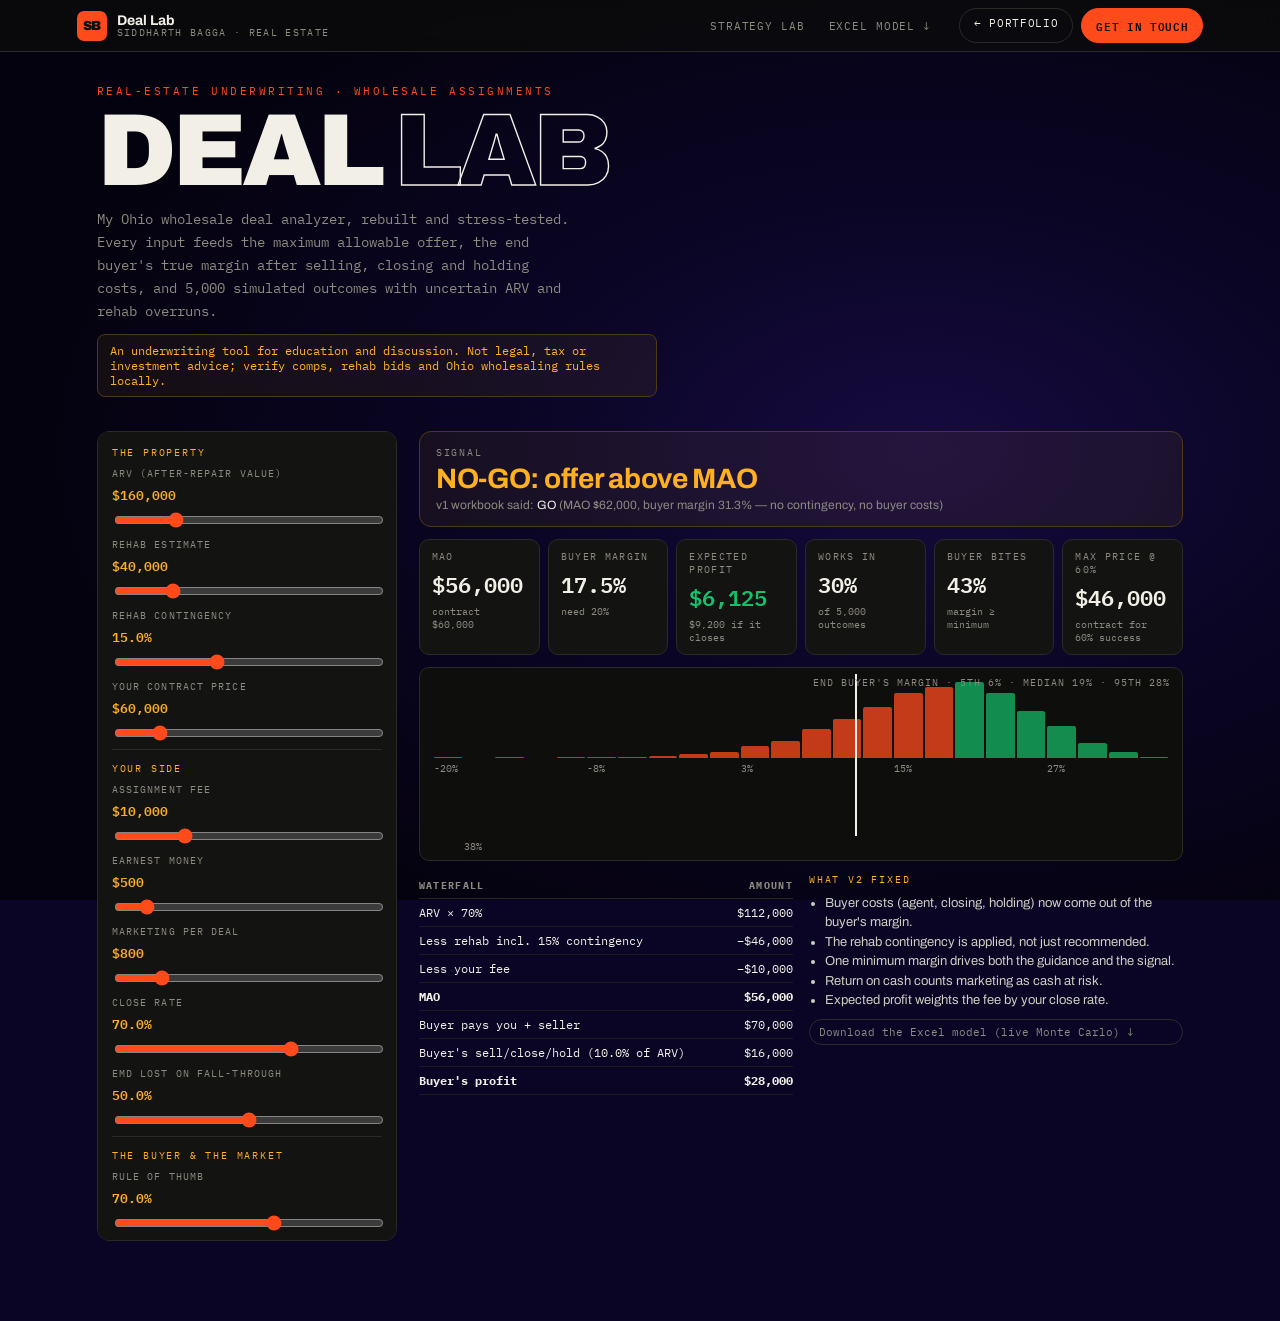
<file: deal/index.html>
<!doctype html>
<html lang="en">
  <head>
    <meta charset="UTF-8" />
    <meta name="viewport" content="width=device-width, initial-scale=1, viewport-fit=cover" />
    <title>Deal Lab | Siddharth Bagga</title>
    <meta name="description" content="Wholesale real-estate deal analyzer with Monte Carlo: maximum allowable offer, the end buyer's true margin after costs, and the odds a deal closes at a profit. By Siddharth Bagga." />
    <link rel="canonical" href="https://siddharthbagga29.github.io/deal/" />
    <meta name="theme-color" content="#0c0c0b" />
    <link rel="icon" href="/favicon.svg" type="image/svg+xml" />
    <meta property="og:type" content="website" />
    <meta property="og:title" content="Deal Lab — Siddharth Bagga" />
    <meta property="og:description" content="Stress-test a wholesale deal: MAO, buyer margin after all costs, 5,000 simulated outcomes." />
    <meta property="og:url" content="https://siddharthbagga29.github.io/deal/" />
    <meta property="og:image" content="https://siddharthbagga29.github.io/og.png" />
    <meta name="twitter:card" content="summary_large_image" />
    <link rel="preconnect" href="https://fonts.googleapis.com" />
    <link rel="preconnect" href="https://fonts.gstatic.com" crossorigin />
    <link rel="stylesheet" href="https://fonts.googleapis.com/css2?family=Archivo:wght@400;500;700;900&family=IBM+Plex+Mono:wght@400;500;600&display=swap" />
    <script type="application/ld+json">{"@context":"https://schema.org","@type":"WebApplication","name":"Deal Lab","url":"https://siddharthbagga29.github.io/deal/","applicationCategory":"FinanceApplication","operatingSystem":"Any","isAccessibleForFree":true,"author":{"@type":"Person","name":"Siddharth Bagga","url":"https://siddharthbagga29.github.io/"}}</script>
    <script type="module" crossorigin src="/assets/deal-Dnrr5TP1.js"></script>
    <link rel="modulepreload" crossorigin href="/assets/styles-DA4Bql7-.js">
    <link rel="modulepreload" crossorigin href="/assets/ops-BL6tucP7.js">
    <link rel="modulepreload" crossorigin href="/assets/model-CSn8uSuL.js">
    <link rel="stylesheet" crossorigin href="/assets/styles-B5KKP6Gx.css">
    <link rel="stylesheet" crossorigin href="/assets/deal-DiV4Vrrs.css">
    <link rel="stylesheet" crossorigin href="/assets/lab-CRv44MjG.css">
  </head>
  <body>
    <div id="root"><main style="max-width:760px;margin:0 auto;padding:120px 16px;font-family:monospace;color:#8d8a80;background:#0c0c0b"><h1 style="color:#f2efe6">Deal Lab</h1><p>Wholesale deal analyzer with Monte Carlo: maximum allowable offer, the end buyer's margin after all costs, and the odds a deal works.</p></main></div>
  </body>
</html>
</file>
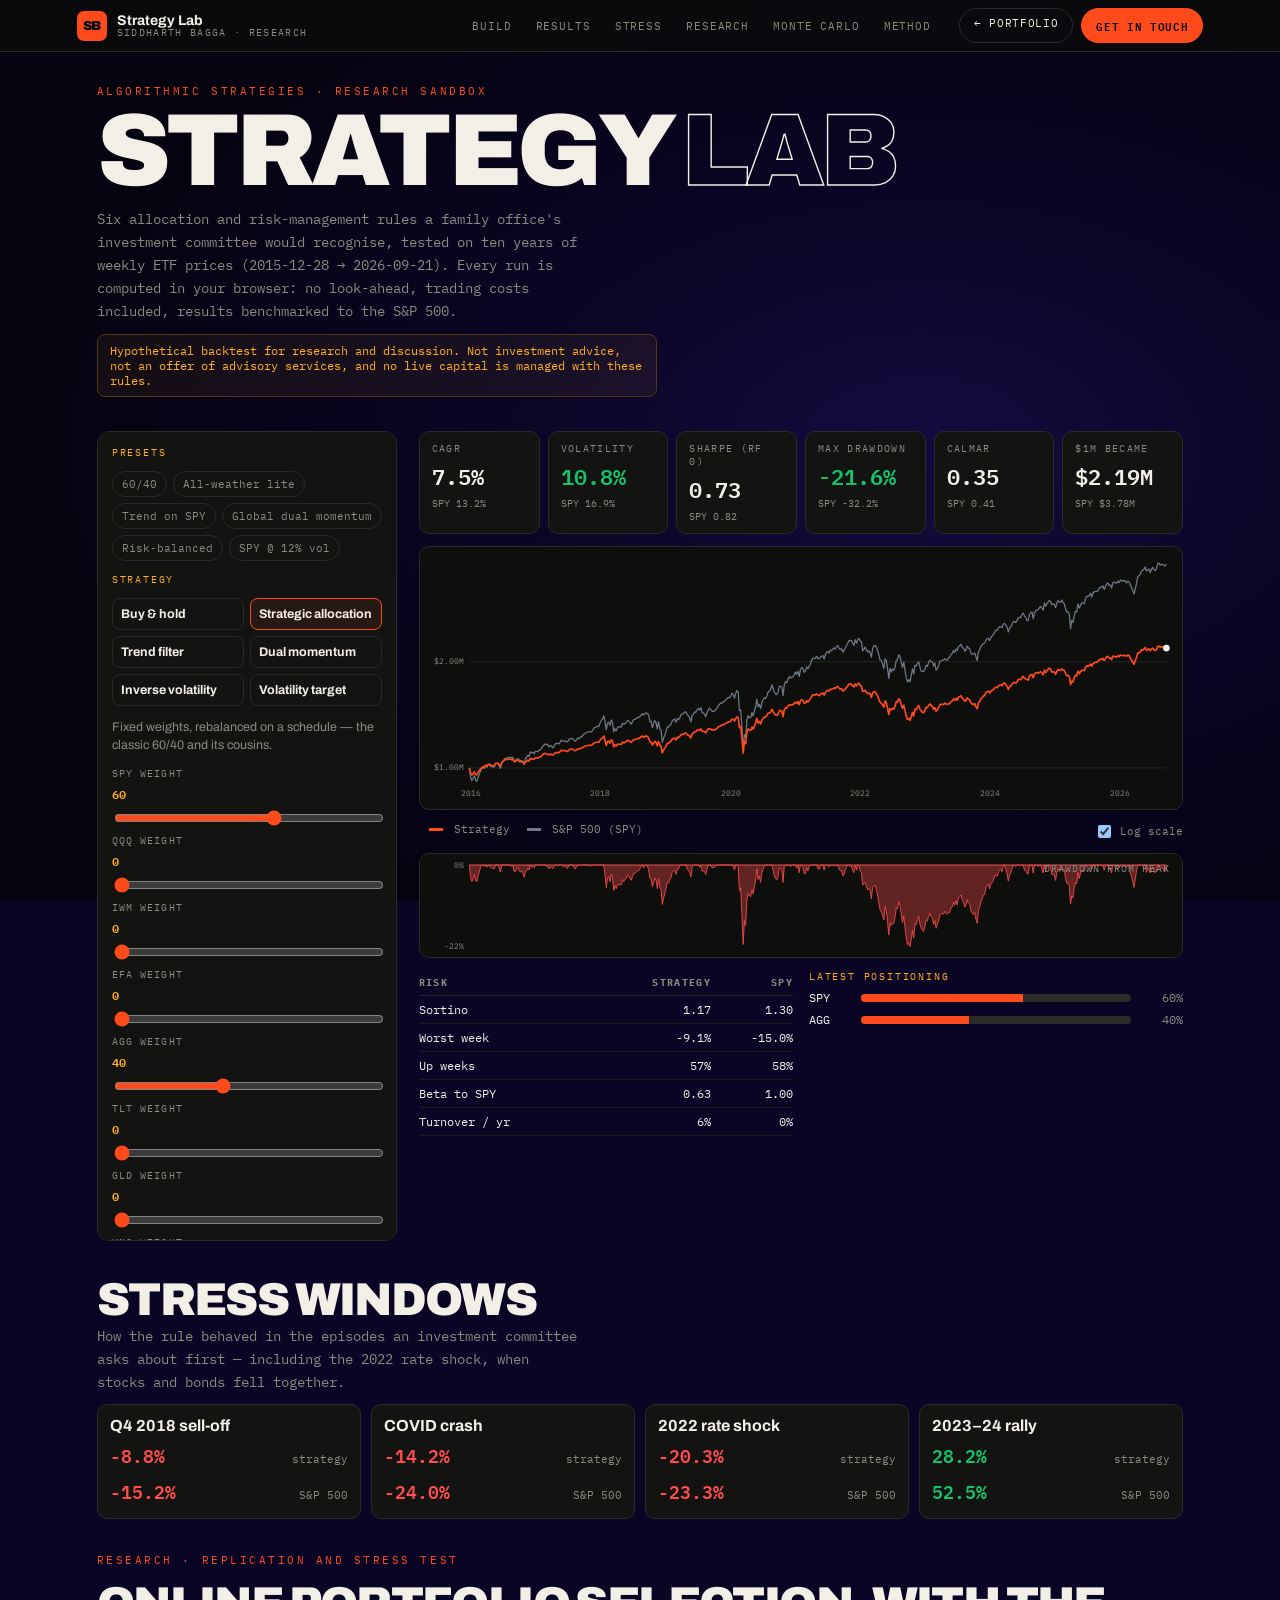
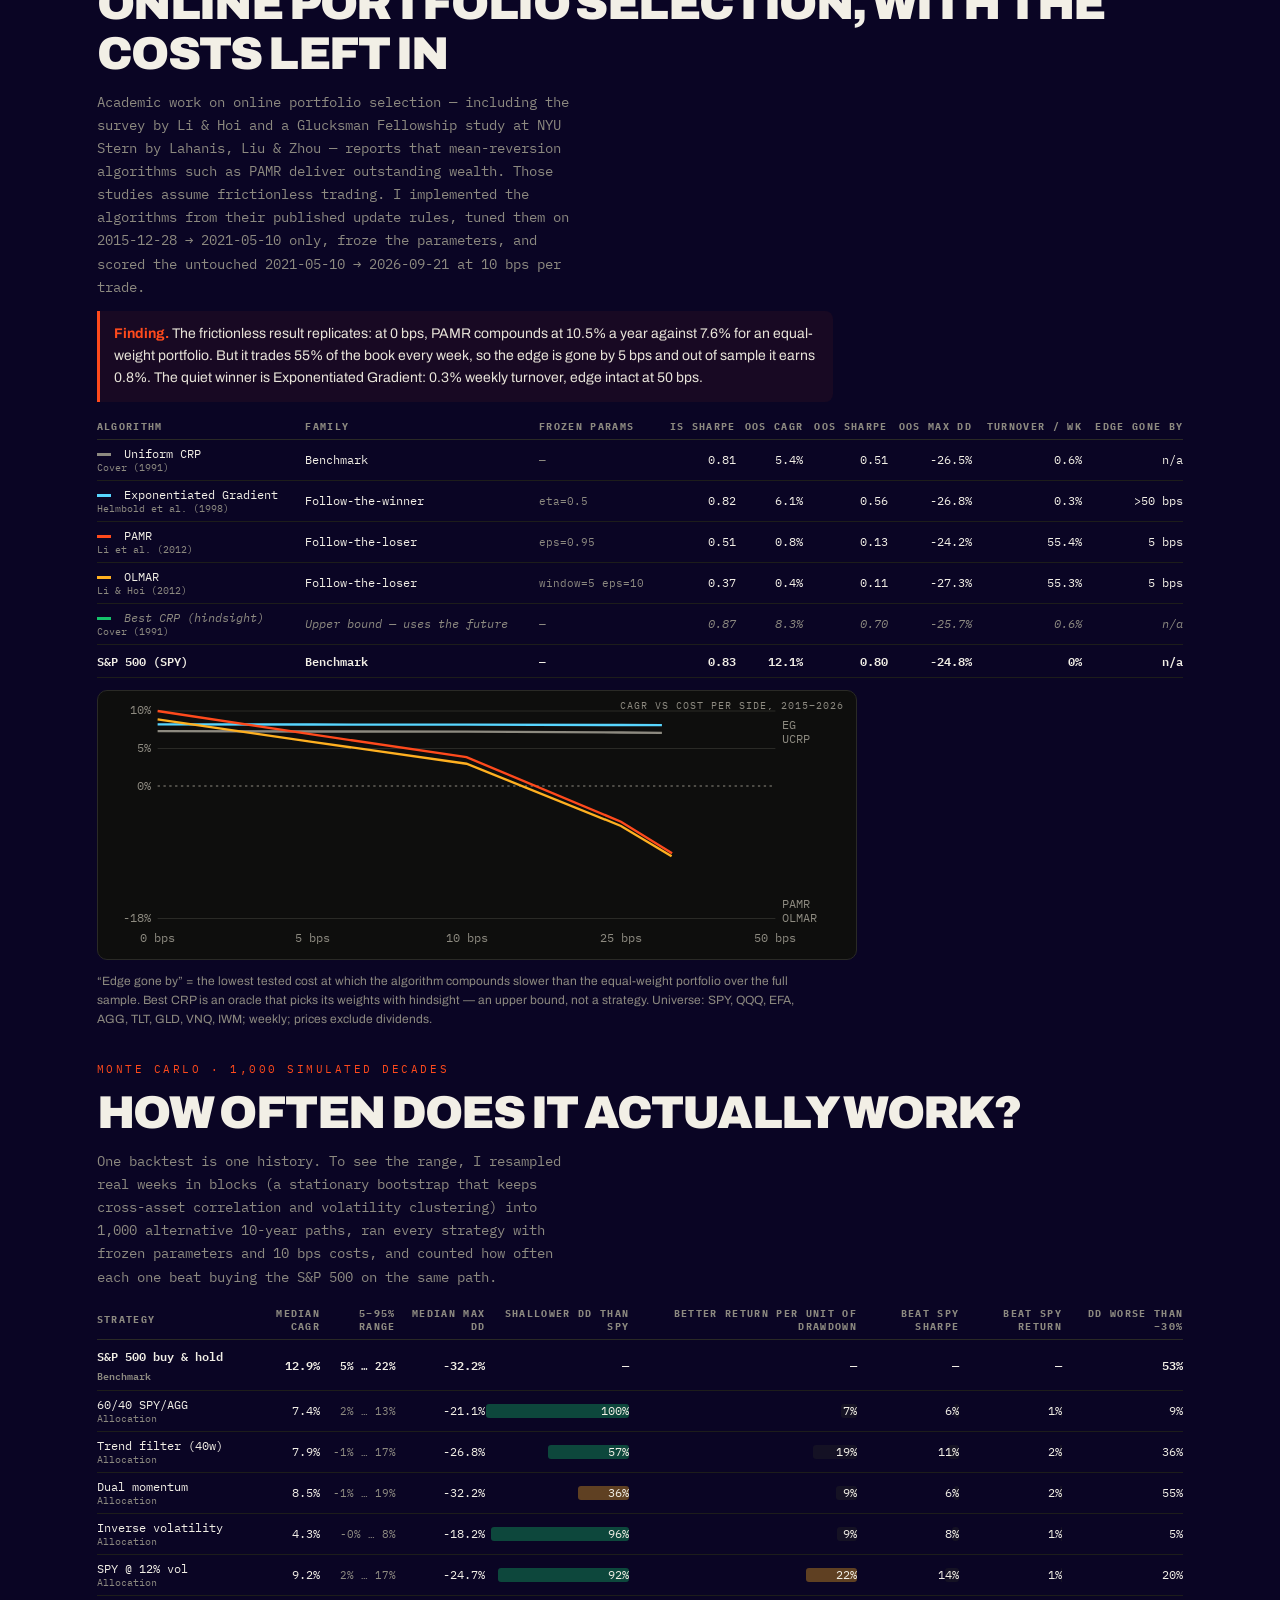
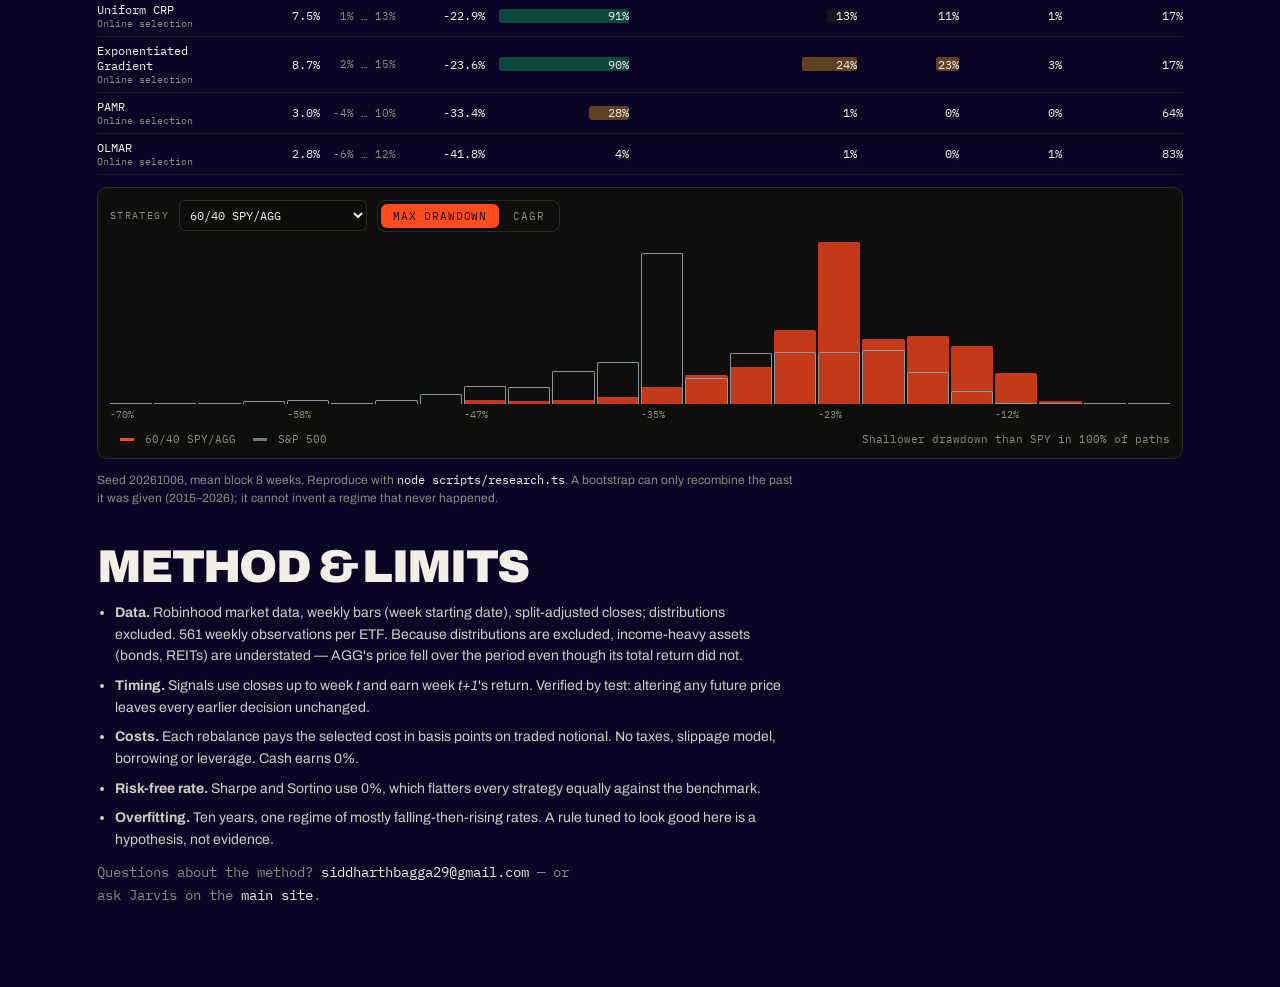
<file: lab/index.html>
<!doctype html>
<html lang="en">
  <head>
    <meta charset="UTF-8" />
    <meta name="viewport" content="width=device-width, initial-scale=1, viewport-fit=cover" />
    <title>Strategy Lab | Siddharth Bagga</title>
    <meta name="description" content="Interactive backtests of six allocation and risk-management rules on ten years of weekly ETF data — 60/40, trend, dual momentum, inverse volatility and volatility targeting. Research by Siddharth Bagga." />
    <link rel="canonical" href="https://siddharthbagga29.github.io/lab/" />
    <meta name="theme-color" content="#0c0c0b" />
    <link rel="icon" href="/favicon.svg" type="image/svg+xml" />
    <meta property="og:type" content="website" />
    <meta property="og:title" content="Strategy Lab — Siddharth Bagga" />
    <meta property="og:description" content="Backtest six allocation rules on ten years of ETF data, in your browser." />
    <meta property="og:url" content="https://siddharthbagga29.github.io/lab/" />
    <meta property="og:image" content="https://siddharthbagga29.github.io/og.png" />
    <meta name="twitter:card" content="summary_large_image" />
    <link rel="preconnect" href="https://fonts.googleapis.com" />
    <link rel="preconnect" href="https://fonts.gstatic.com" crossorigin />
    <link rel="stylesheet" href="https://fonts.googleapis.com/css2?family=Archivo:wght@400;500;700;900&family=IBM+Plex+Mono:wght@400;500;600&display=swap" />
    <script type="application/ld+json">
      {"@context":"https://schema.org","@type":"WebApplication","name":"Strategy Lab","url":"https://siddharthbagga29.github.io/lab/","applicationCategory":"FinanceApplication","operatingSystem":"Any","isAccessibleForFree":true,"author":{"@type":"Person","name":"Siddharth Bagga","url":"https://siddharthbagga29.github.io/"},"description":"Hypothetical backtests of allocation and risk-management rules on weekly ETF data. Research, not investment advice."}
    </script>
    <script type="module" crossorigin src="/assets/lab-C16ZVy9z.js"></script>
    <link rel="modulepreload" crossorigin href="/assets/styles-DA4Bql7-.js">
    <link rel="modulepreload" crossorigin href="/assets/AnimatePresence-SbxVgCC4.js">
    <link rel="modulepreload" crossorigin href="/assets/research-BMO7Kdnc.js">
    <link rel="stylesheet" crossorigin href="/assets/styles-B5KKP6Gx.css">
    <link rel="stylesheet" crossorigin href="/assets/lab-CRv44MjG.css">
  </head>
  <body>
    <div id="root"><main style="max-width:760px;margin:0 auto;padding:120px 16px;font-family:monospace;color:#8d8a80;background:#0c0c0b"><h1 style="color:#f2efe6">Strategy Lab</h1><p>Interactive backtests of 60/40, trend-following, dual momentum, inverse-volatility and volatility-targeting rules on ten years of weekly ETF prices. Hypothetical research, not investment advice.</p></main></div>
  </body>
</html>
</file>
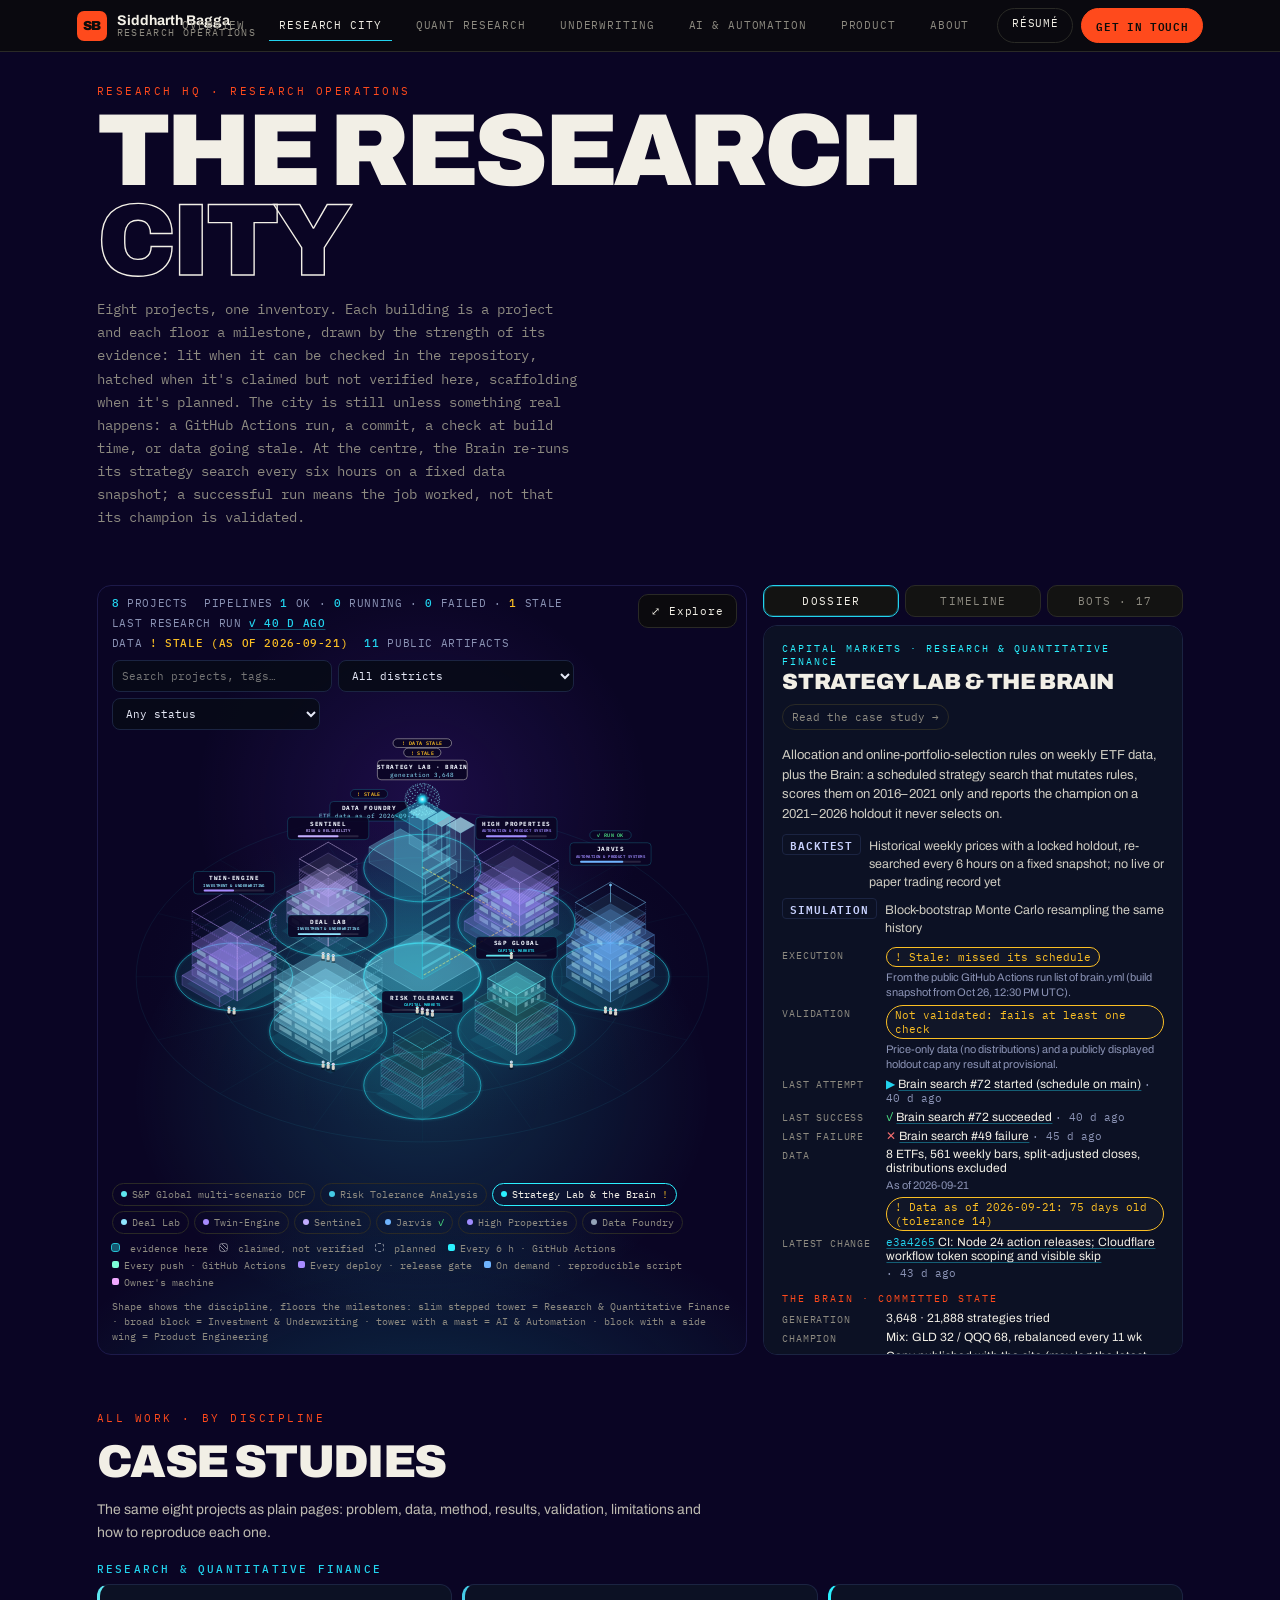
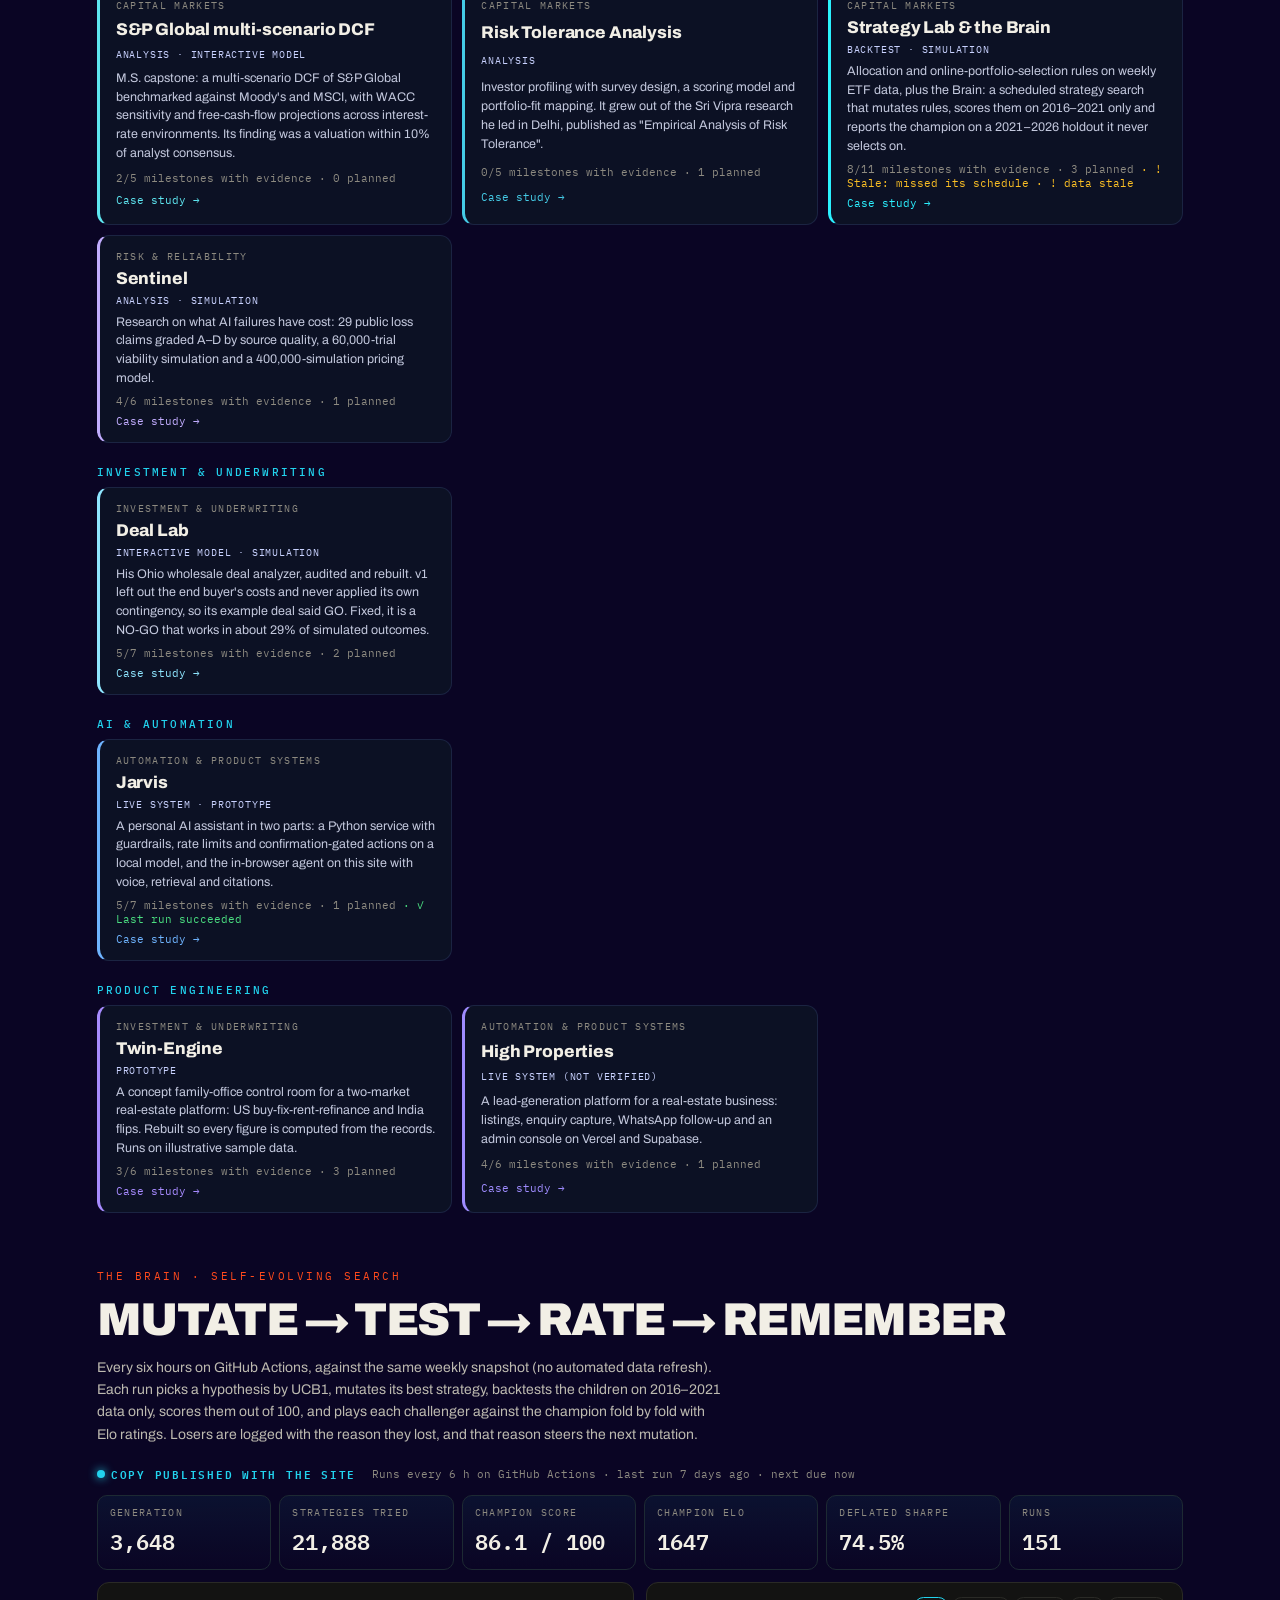
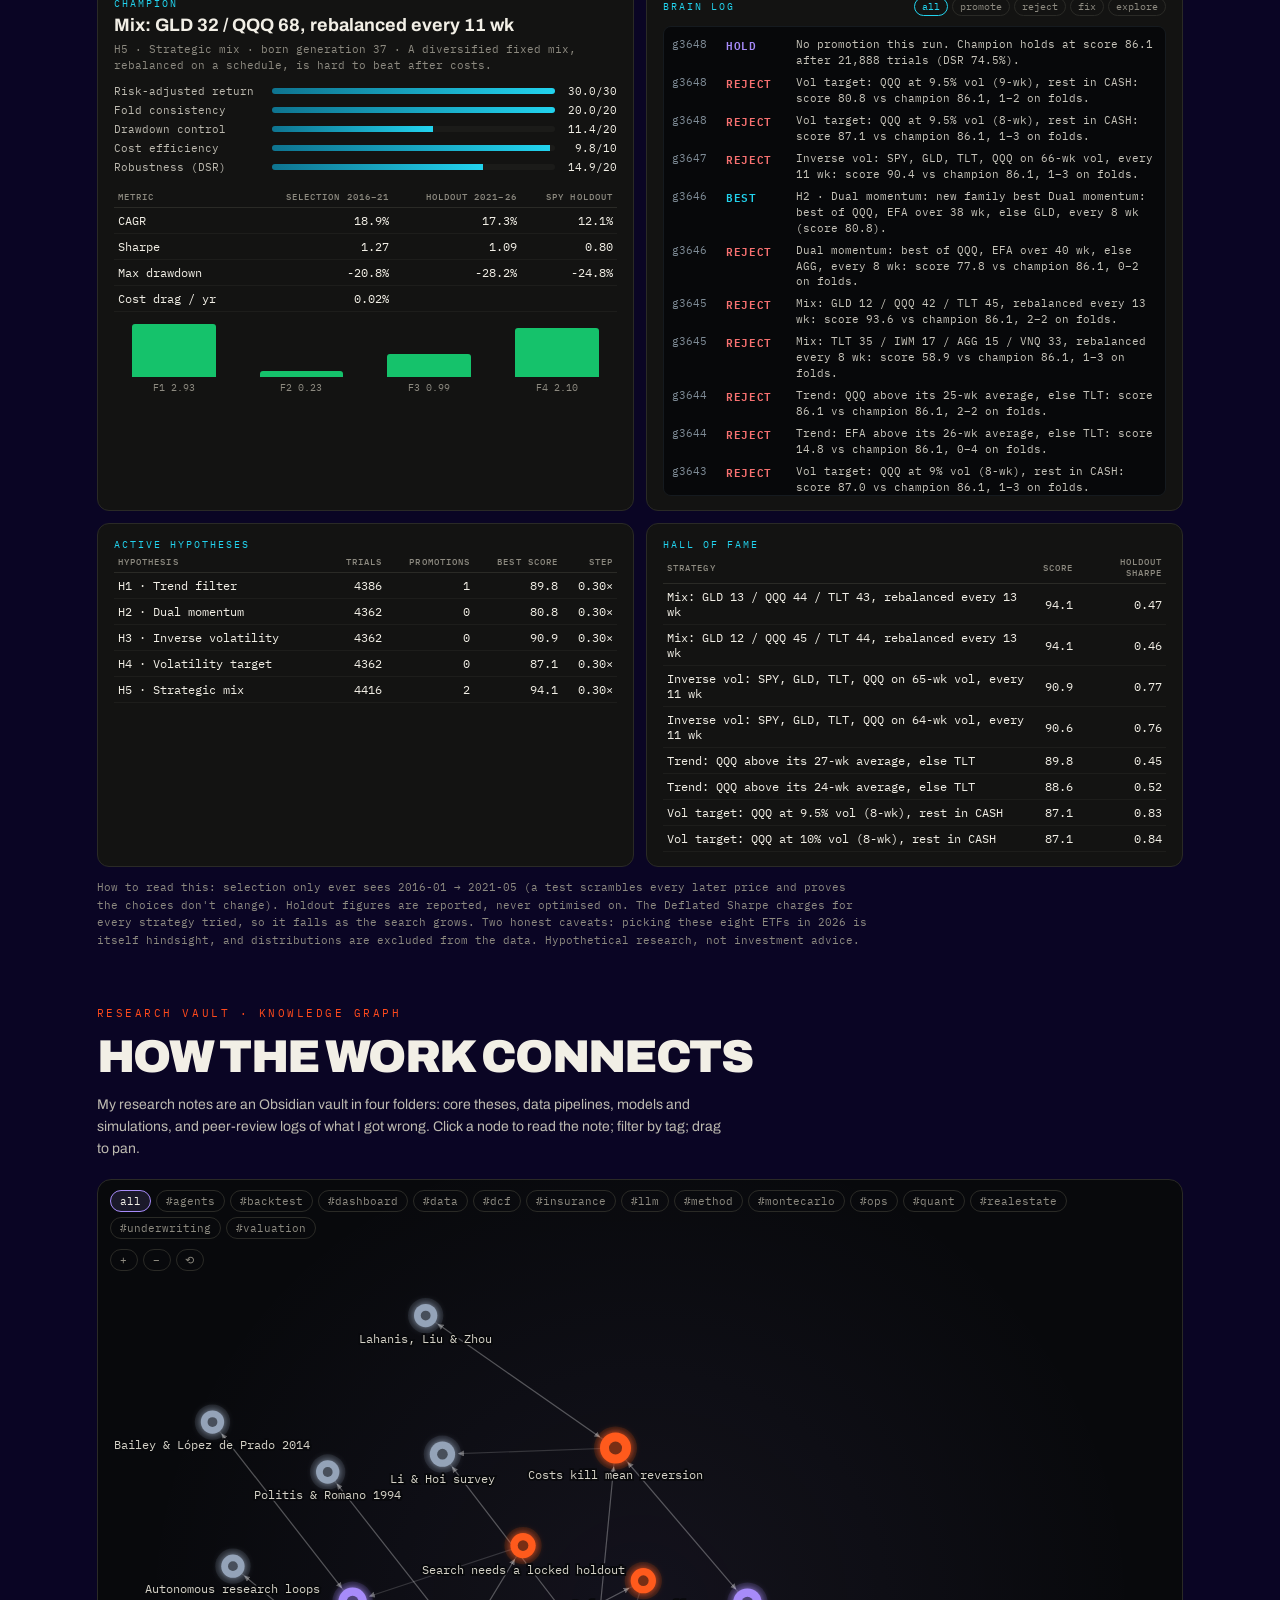
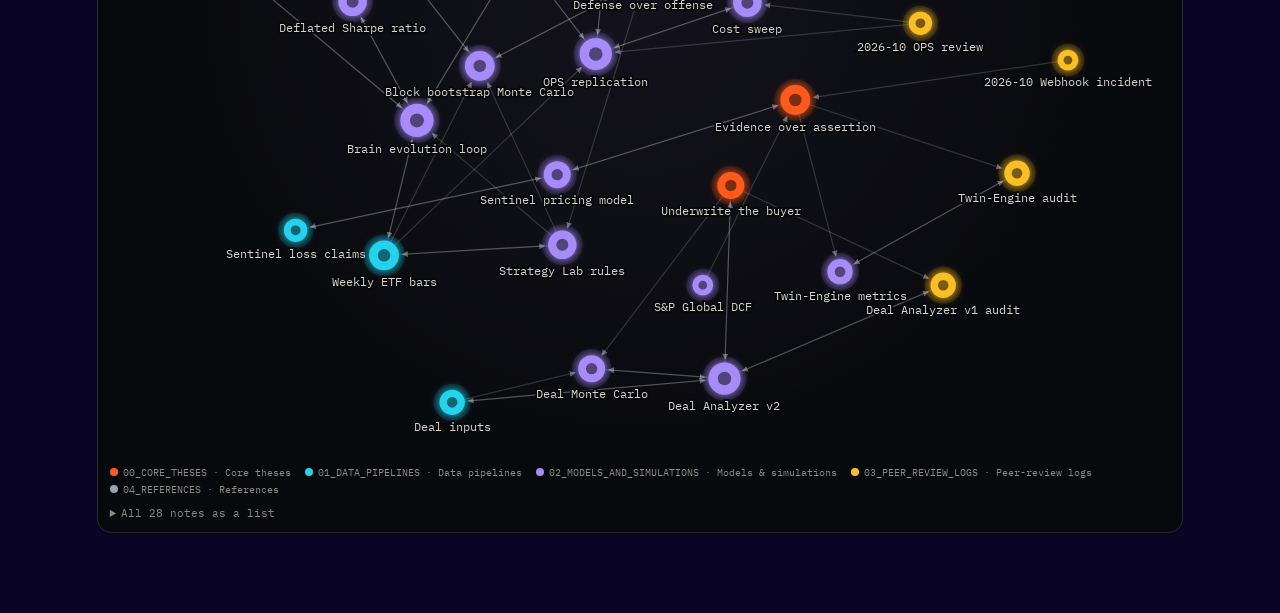
<file: research/index.html>
<!doctype html>
<html lang="en">
  <head>
    <meta charset="UTF-8" />
    <meta name="viewport" content="width=device-width, initial-scale=1, viewport-fit=cover" />
    <title>Research HQ | Siddharth Bagga</title>
    <meta name="description" content="Siddharth Bagga's research as a living city: every project a building, every bot an automated job, a self-evolving strategy search with a locked holdout and Deflated Sharpe ratio, and a knowledge graph of the research vault." />
    <link rel="canonical" href="https://siddharthbagga29.github.io/research/" />
    <meta name="theme-color" content="#0a0b0e" />
    <link rel="icon" href="/favicon.svg" type="image/svg+xml" />
    <meta property="og:type" content="website" />
    <meta property="og:title" content="Research HQ — Siddharth Bagga" />
    <meta property="og:description" content="A research city, a self-evolving strategy search and a knowledge graph — built and tested by Siddharth Bagga." />
    <meta property="og:url" content="https://siddharthbagga29.github.io/research/" />
    <meta property="og:image" content="https://siddharthbagga29.github.io/og.png" />
    <meta name="twitter:card" content="summary_large_image" />
    <link rel="preconnect" href="https://fonts.googleapis.com" />
    <link rel="preconnect" href="https://fonts.gstatic.com" crossorigin />
    <link rel="stylesheet" href="https://fonts.googleapis.com/css2?family=Archivo:wght@400;500;700;900&family=IBM+Plex+Mono:wght@400;500;600&display=swap" />
    <script type="application/ld+json">
      {"@context":"https://schema.org","@type":"CollectionPage","name":"Research HQ","url":"https://siddharthbagga29.github.io/research/","author":{"@type":"Person","name":"Siddharth Bagga","url":"https://siddharthbagga29.github.io/"},"about":["Quantitative research","Backtesting","Monte Carlo simulation","Real-estate underwriting","Deflated Sharpe ratio"],"description":"Research projects by Siddharth Bagga presented as a city of automated agents, with a self-evolving strategy search and a knowledge graph."}
    </script>
    <script type="module" crossorigin src="/assets/research-C4TNl4if.js"></script>
    <link rel="modulepreload" crossorigin href="/assets/styles-DA4Bql7-.js">
    <link rel="modulepreload" crossorigin href="/assets/AnimatePresence-SbxVgCC4.js">
    <link rel="modulepreload" crossorigin href="/assets/protect-zeKJqlG-.js">
    <link rel="modulepreload" crossorigin href="/assets/ops-BL6tucP7.js">
    <link rel="modulepreload" crossorigin href="/assets/City-BUt5FRvC.js">
    <link rel="modulepreload" crossorigin href="/assets/hq-U_ejpIOB.js">
    <link rel="stylesheet" crossorigin href="/assets/styles-B5KKP6Gx.css">
    <link rel="stylesheet" crossorigin href="/assets/City-PWlsBYvt.css">
    <link rel="stylesheet" crossorigin href="/assets/hq-BSkZHwdq.css">
    <link rel="stylesheet" crossorigin href="/assets/lab-CRv44MjG.css">
  </head>
  <body>
    <div id="root"><main style="max-width:760px;margin:0 auto;padding:120px 16px;font-family:monospace;color:#8d8a80;background:#0a0b0e"><h1 style="color:#f2efe6">Research HQ</h1><p>Siddharth Bagga's research projects — Strategy Lab, Deal Lab, Jarvis, Sentinel, the S&amp;P Global DCF, Twin-Engine and High Properties — shown as a city of automated agents, with a self-evolving strategy search (locked holdout, Deflated Sharpe ratio, Elo-rated champions) and a knowledge graph of the research vault.</p></main></div>
  </body>
</html>
</file>
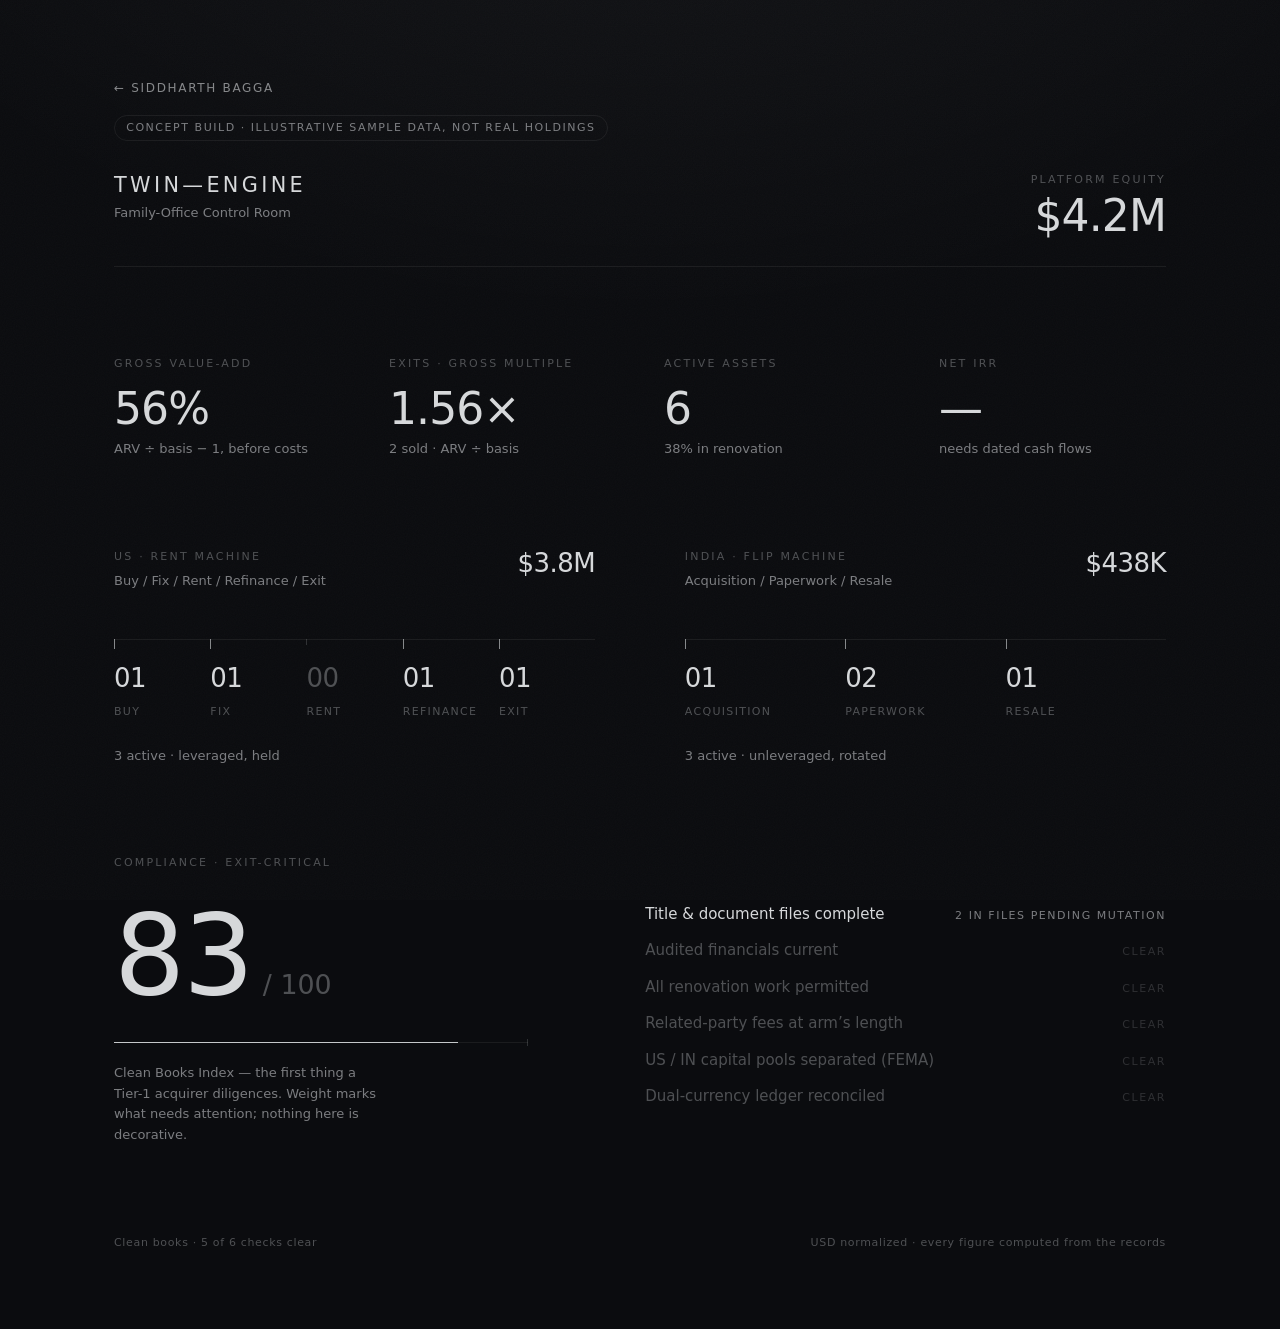
<file: projects/twin-engine/index.html>
<!DOCTYPE html>
<html lang="en">
<head>
<meta charset="UTF-8">
<meta name="viewport" content="width=device-width,initial-scale=1,viewport-fit=cover">
<title>Twin-Engine · Concept dashboard</title>
<meta name="description" content="Concept control room for a two-market real-estate platform (US BRRRR + India flips), with every figure computed from the property records. Illustrative sample data.">
<style>
:root{
  color-scheme:dark;
  --bg:#0b0c0f; --base:236 238 241;
  --ink-1:rgb(var(--base)/.90); --ink-2:rgb(var(--base)/.50);
  --ink-3:rgb(var(--base)/.30); --ink-4:rgb(var(--base)/.16); --hair:rgb(var(--base)/.07);
  --fs-micro:.6875rem; --fs-sub:.8125rem; --fs-body:.9375rem;
  --fs-num-s:1.625rem; --fs-num:2.75rem; --fs-hero:clamp(4rem,9vw,7rem);
  --w-thin:200; --w-book:400; --w-med:500; --track-label:.2em; --step:clamp(3.5rem,7vw,6rem);
}
*{margin:0;box-sizing:border-box}
html,body{background:var(--bg)}
body{font-family:'Inter',system-ui,-apple-system,'Segoe UI',sans-serif;color:var(--ink-1);-webkit-font-smoothing:antialiased;text-rendering:optimizeLegibility}
.u-num{font-variant-numeric:tabular-nums;letter-spacing:-.02em}
.u-root{position:relative;min-height:100vh;background:radial-gradient(130% 90% at 50% -25%,rgb(var(--base)/.05),transparent 55%),var(--bg)}
.u-root::after{content:'';position:fixed;inset:0;z-index:1;pointer-events:none;opacity:.028;background-image:url("data:image/svg+xml,%3Csvg xmlns='http://www.w3.org/2000/svg'%3E%3Cfilter id='n'%3E%3CfeTurbulence type='fractalNoise' baseFrequency='0.9' numOctaves='2' stitchTiles='stitch'/%3E%3C/filter%3E%3Crect width='100%25' height='100%25' filter='url(%23n)'/%3E%3C/svg%3E");background-size:170px 170px}
.u-page{position:relative;z-index:2;max-width:1180px;margin:0 auto;padding:clamp(3rem,6vw,5.5rem) clamp(1.5rem,5vw,4rem) 5rem}
.u-label{font-size:var(--fs-micro);font-weight:var(--w-med);letter-spacing:var(--track-label);text-transform:uppercase;color:var(--ink-3)}
.u-sub{font-size:var(--fs-sub);font-weight:var(--w-book);color:var(--ink-2);line-height:1.6}
.u-metric{font-size:var(--fs-num);font-weight:var(--w-thin);color:var(--ink-1);line-height:1}
.u-metric-s{font-size:var(--fs-num-s);font-weight:var(--w-thin);color:var(--ink-1);line-height:1}
.u-hero{font-size:var(--fs-hero);font-weight:var(--w-thin);color:var(--ink-1);line-height:.9}
.u-hero-unit{font-size:.24em;font-weight:var(--w-book);color:var(--ink-3);letter-spacing:0;margin-left:.4em}
.u-mast{display:flex;align-items:flex-start;justify-content:space-between;gap:2rem}
.u-wordmark{font-size:clamp(1.05rem,2vw,1.3rem);font-weight:var(--w-med);letter-spacing:.16em;color:var(--ink-1)}
.u-right{text-align:right}
.u-rule{height:1px;background:var(--hair);margin-top:1.75rem}
.u-band{display:grid;margin-top:var(--step)}
.u-band-4{grid-template-columns:repeat(4,1fr);column-gap:3rem;row-gap:var(--step)}
.u-band-2{grid-template-columns:1fr 1fr;column-gap:clamp(3rem,7vw,7rem)}
.u-tile{transition:transform .6s cubic-bezier(.2,.6,.2,1)}
.u-tile:hover{transform:translateY(-1px)}
.u-tile:hover .u-label{color:rgb(var(--base)/.42)}
.u-tile>.u-label+.u-metric,.u-tile>.u-label+.u-metric-s{margin-top:1.1rem}
.u-tile .u-sub{margin-top:.5rem}
.u-sparkwrap{margin-top:1.5rem;color:var(--ink-4)}
.u-spark{display:block;width:100%;height:24px}
.u-pipe{position:relative;display:grid;margin-top:3rem;padding-top:1.5rem}
.u-pipe-line{position:absolute;top:0;left:0;right:0;height:1px;background:var(--hair)}
.u-pipe-node{position:relative;display:flex;flex-direction:column;gap:.7rem}
.u-pipe-node::before{content:'';position:absolute;top:-1.5rem;left:0;width:1px;height:6px;background:var(--ink-4)}
.u-pipe-node[data-on]::before{height:10px;background:rgb(var(--base)/.55)}
.u-count{font-size:var(--fs-num-s);font-weight:var(--w-thin);color:var(--ink-1)}
.u-pipe-node:not([data-on]) .u-count{color:var(--ink-3)}
.u-stage{font-size:var(--fs-micro);letter-spacing:.12em;text-transform:uppercase;color:var(--ink-3)}
.u-feature-grid{display:grid;grid-template-columns:minmax(0,.85fr) minmax(0,1.15fr);column-gap:clamp(3rem,6vw,6rem);margin-top:2.25rem;align-items:start}
.u-meter{position:relative;height:1px;background:var(--hair);margin-top:2.25rem}
.u-meter>span{position:absolute;left:0;top:0;height:1px;background:rgb(var(--base)/.82)}
.u-meter::after{content:'';position:absolute;top:-3px;right:0;width:1px;height:7px;background:var(--ink-4)}
.u-checks{list-style:none;display:flex;flex-direction:column;gap:1.15rem}
.u-checks li{display:flex;align-items:baseline;justify-content:space-between;gap:2rem}
.u-check-label{font-size:var(--fs-body);font-weight:var(--w-book)}
.u-check-state{font-size:var(--fs-micro);letter-spacing:.14em;text-transform:uppercase;white-space:nowrap}
.u-checks li.is-clear{color:var(--ink-3)}
.u-checks li.is-clear .u-check-state{color:var(--ink-4)}
.u-checks li.is-attention{color:var(--ink-1)}
.u-checks li.is-attention .u-check-label{font-weight:var(--w-med)}
.u-checks li.is-attention .u-check-state{color:var(--ink-2)}
.u-foot{display:flex;justify-content:space-between;gap:2rem;margin-top:var(--step);font-size:var(--fs-micro);letter-spacing:.06em;color:var(--ink-3)}
@media(max-width:820px){.u-band-4{grid-template-columns:1fr 1fr;column-gap:2.5rem}.u-band-2{grid-template-columns:1fr;row-gap:var(--step)}.u-feature-grid{grid-template-columns:1fr;row-gap:2.5rem}}
@media(max-width:500px){.u-band-4{grid-template-columns:1fr}.u-mast{flex-direction:column;gap:1.5rem}.u-right{text-align:left}.u-foot{flex-direction:column;gap:.5rem}}
.u-banner{display:inline-block;margin-bottom:2rem;padding:.35rem .7rem;border:1px solid var(--hair);border-radius:999px;font-size:var(--fs-micro);letter-spacing:.14em;text-transform:uppercase;color:var(--ink-2)}
</style>
</head>
<body>
<!-- GENERATED by scripts/render-preview.ts from lib/data.ts — do not edit by hand -->
<div class="u-root"><div class="u-page">
  <a href="/" style="color:inherit;font-size:.75rem;letter-spacing:.14em;text-transform:uppercase;text-decoration:none;opacity:.6">← Siddharth Bagga</a>
  <br><br><div class="u-banner">Concept build · illustrative sample data, not real holdings</div>
  <header class="u-mast">
    <div><div class="u-wordmark">TWIN—ENGINE</div><div class="u-sub" style="margin-top:.4rem">Family-Office Control Room</div></div>
    <div class="u-right"><div class="u-label">Platform Equity</div><div class="u-metric u-num" style="margin-top:.5rem">$4.2M</div></div>
  </header>
  <div class="u-rule"></div>

  <section class="u-band u-band-4">
    <div class="u-tile"><div class="u-label">Gross value-add</div><div class="u-metric u-num">56%</div><div class="u-sub">ARV ÷ basis − 1, before costs</div></div>
    <div class="u-tile"><div class="u-label">Exits · gross multiple</div><div class="u-metric u-num">1.56×</div><div class="u-sub">2 sold · ARV ÷ basis</div></div>
    <div class="u-tile"><div class="u-label">Active assets</div><div class="u-metric u-num">6</div><div class="u-sub">38% in renovation</div></div>
    <div class="u-tile"><div class="u-label">Net IRR</div><div class="u-metric u-num">—</div><div class="u-sub">needs dated cash flows</div></div>
  </section>

  <section class="u-band u-band-2">
    <div class="u-tile">
      <div class="u-mast"><div><div class="u-label">US · Rent Machine</div><div class="u-sub">Buy / Fix / Rent / Refinance / Exit</div></div><div class="u-right"><div class="u-metric-s u-num">$3.8M</div></div></div>
      <div class="u-pipe" style="grid-template-columns:repeat(5,1fr)"><span class="u-pipe-line"></span>
        <div class="u-pipe-node" data-on><span class="u-count u-num">01</span><span class="u-stage">Buy</span></div>
        <div class="u-pipe-node" data-on><span class="u-count u-num">01</span><span class="u-stage">Fix</span></div>
        <div class="u-pipe-node"><span class="u-count u-num">00</span><span class="u-stage">Rent</span></div>
        <div class="u-pipe-node" data-on><span class="u-count u-num">01</span><span class="u-stage">Refinance</span></div>
        <div class="u-pipe-node" data-on><span class="u-count u-num">01</span><span class="u-stage">Exit</span></div>
      </div>
      <div class="u-sub" style="margin-top:1.75rem">3 active · leveraged, held</div>
    </div>
    <div class="u-tile">
      <div class="u-mast"><div><div class="u-label">India · Flip Machine</div><div class="u-sub">Acquisition / Paperwork / Resale</div></div><div class="u-right"><div class="u-metric-s u-num">$438K</div></div></div>
      <div class="u-pipe" style="grid-template-columns:repeat(3,1fr)"><span class="u-pipe-line"></span>
        <div class="u-pipe-node" data-on><span class="u-count u-num">01</span><span class="u-stage">Acquisition</span></div>
        <div class="u-pipe-node" data-on><span class="u-count u-num">02</span><span class="u-stage">Paperwork</span></div>
        <div class="u-pipe-node" data-on><span class="u-count u-num">01</span><span class="u-stage">Resale</span></div>
      </div>
      <div class="u-sub" style="margin-top:1.75rem">3 active · unleveraged, rotated</div>
    </div>
  </section>

  <section class="u-band" style="display:block">
    <div class="u-tile">
      <div class="u-label">Compliance · exit-critical</div>
      <div class="u-feature-grid">
        <div>
          <div class="u-hero u-num">83<span class="u-hero-unit">/ 100</span></div>
          <div class="u-meter"><span style="width:83%"></span></div>
          <div class="u-sub" style="margin-top:1.25rem;max-width:32ch">Clean Books Index — the first thing a Tier-1 acquirer diligences. Weight marks what needs attention; nothing here is decorative.</div>
        </div>
        <ul class="u-checks">
          <li class="is-attention"><span class="u-check-label">Title &amp; document files complete</span><span class="u-check-state">2 IN files pending mutation</span></li>
          <li class="is-clear"><span class="u-check-label">Audited financials current</span><span class="u-check-state">clear</span></li>
          <li class="is-clear"><span class="u-check-label">All renovation work permitted</span><span class="u-check-state">clear</span></li>
          <li class="is-clear"><span class="u-check-label">Related-party fees at arm’s length</span><span class="u-check-state">clear</span></li>
          <li class="is-clear"><span class="u-check-label">US / IN capital pools separated (FEMA)</span><span class="u-check-state">clear</span></li>
          <li class="is-clear"><span class="u-check-label">Dual-currency ledger reconciled</span><span class="u-check-state">clear</span></li>
        </ul>
      </div>
    </div>
  </section>

  <footer class="u-foot"><span>Clean books · 5 of 6 checks clear</span><span>USD normalized · every figure computed from the records</span></footer>
</div></div>
</body>
</html>
</file>
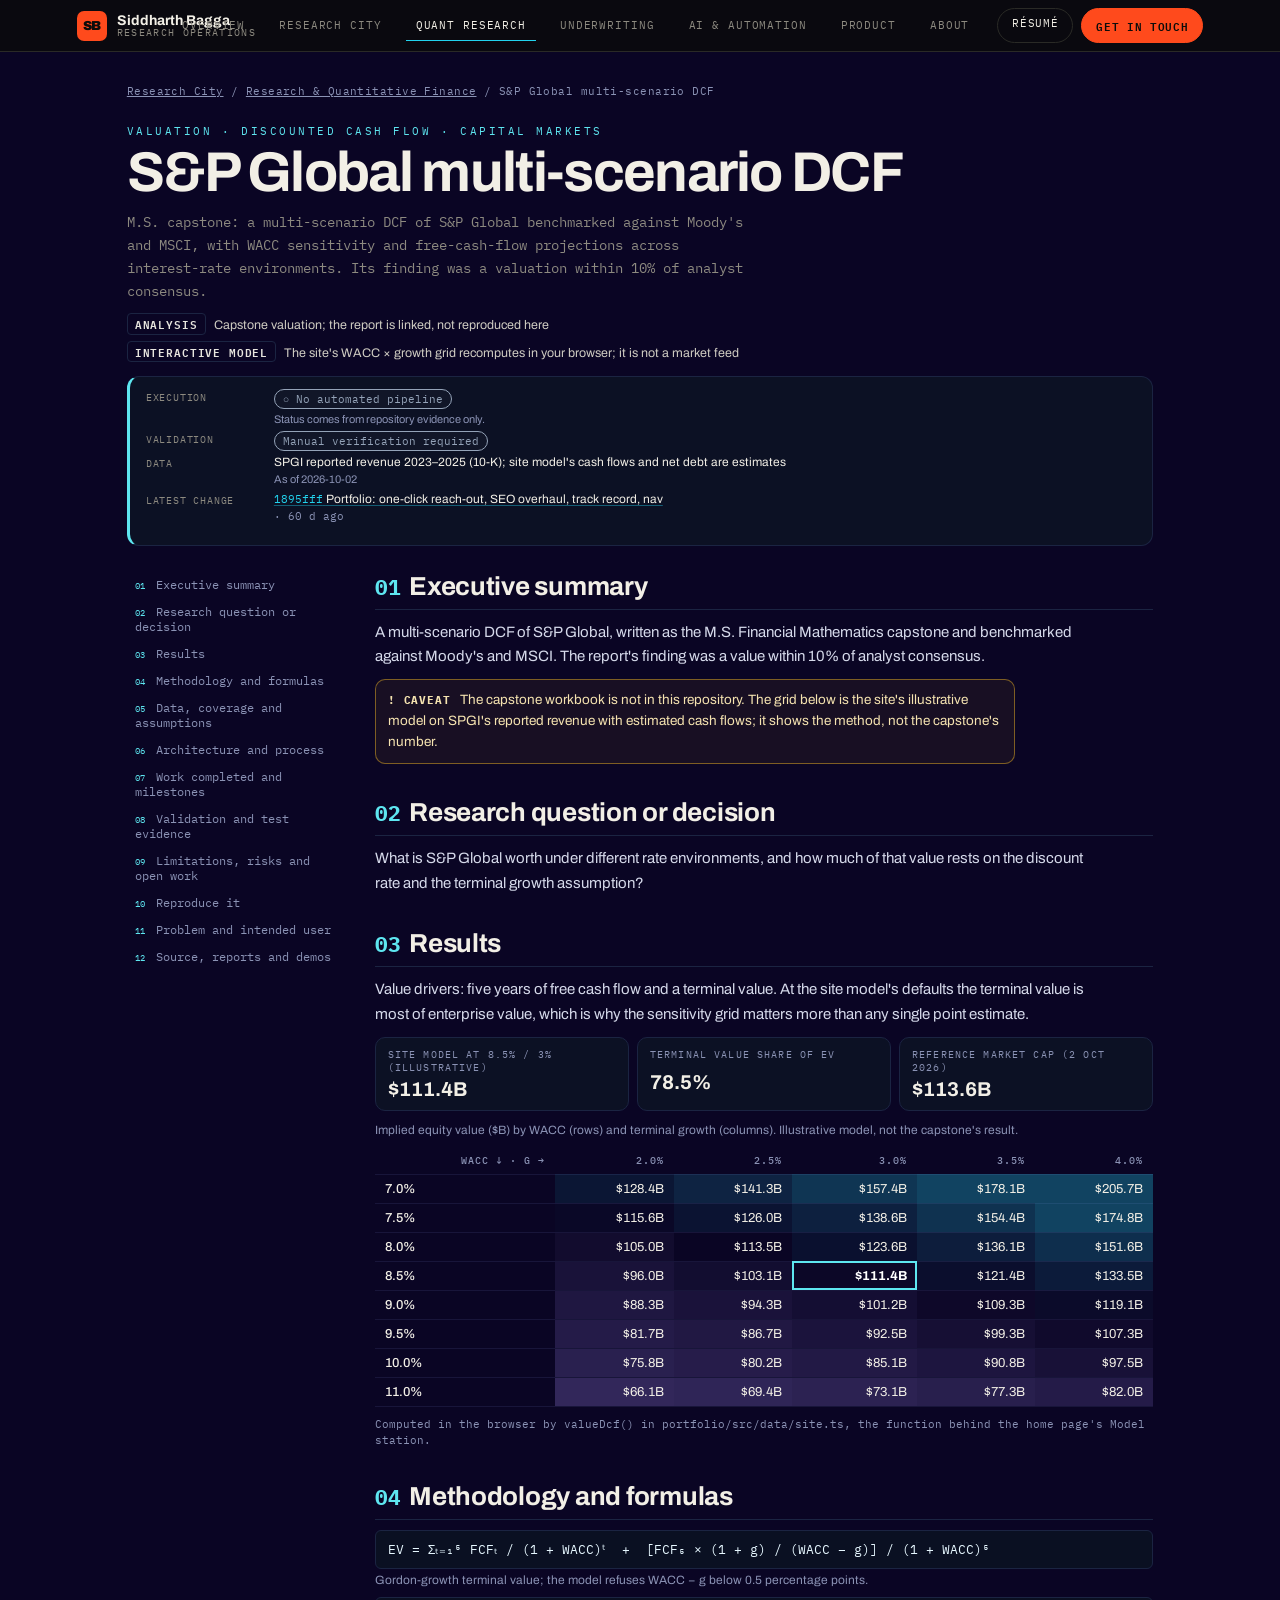
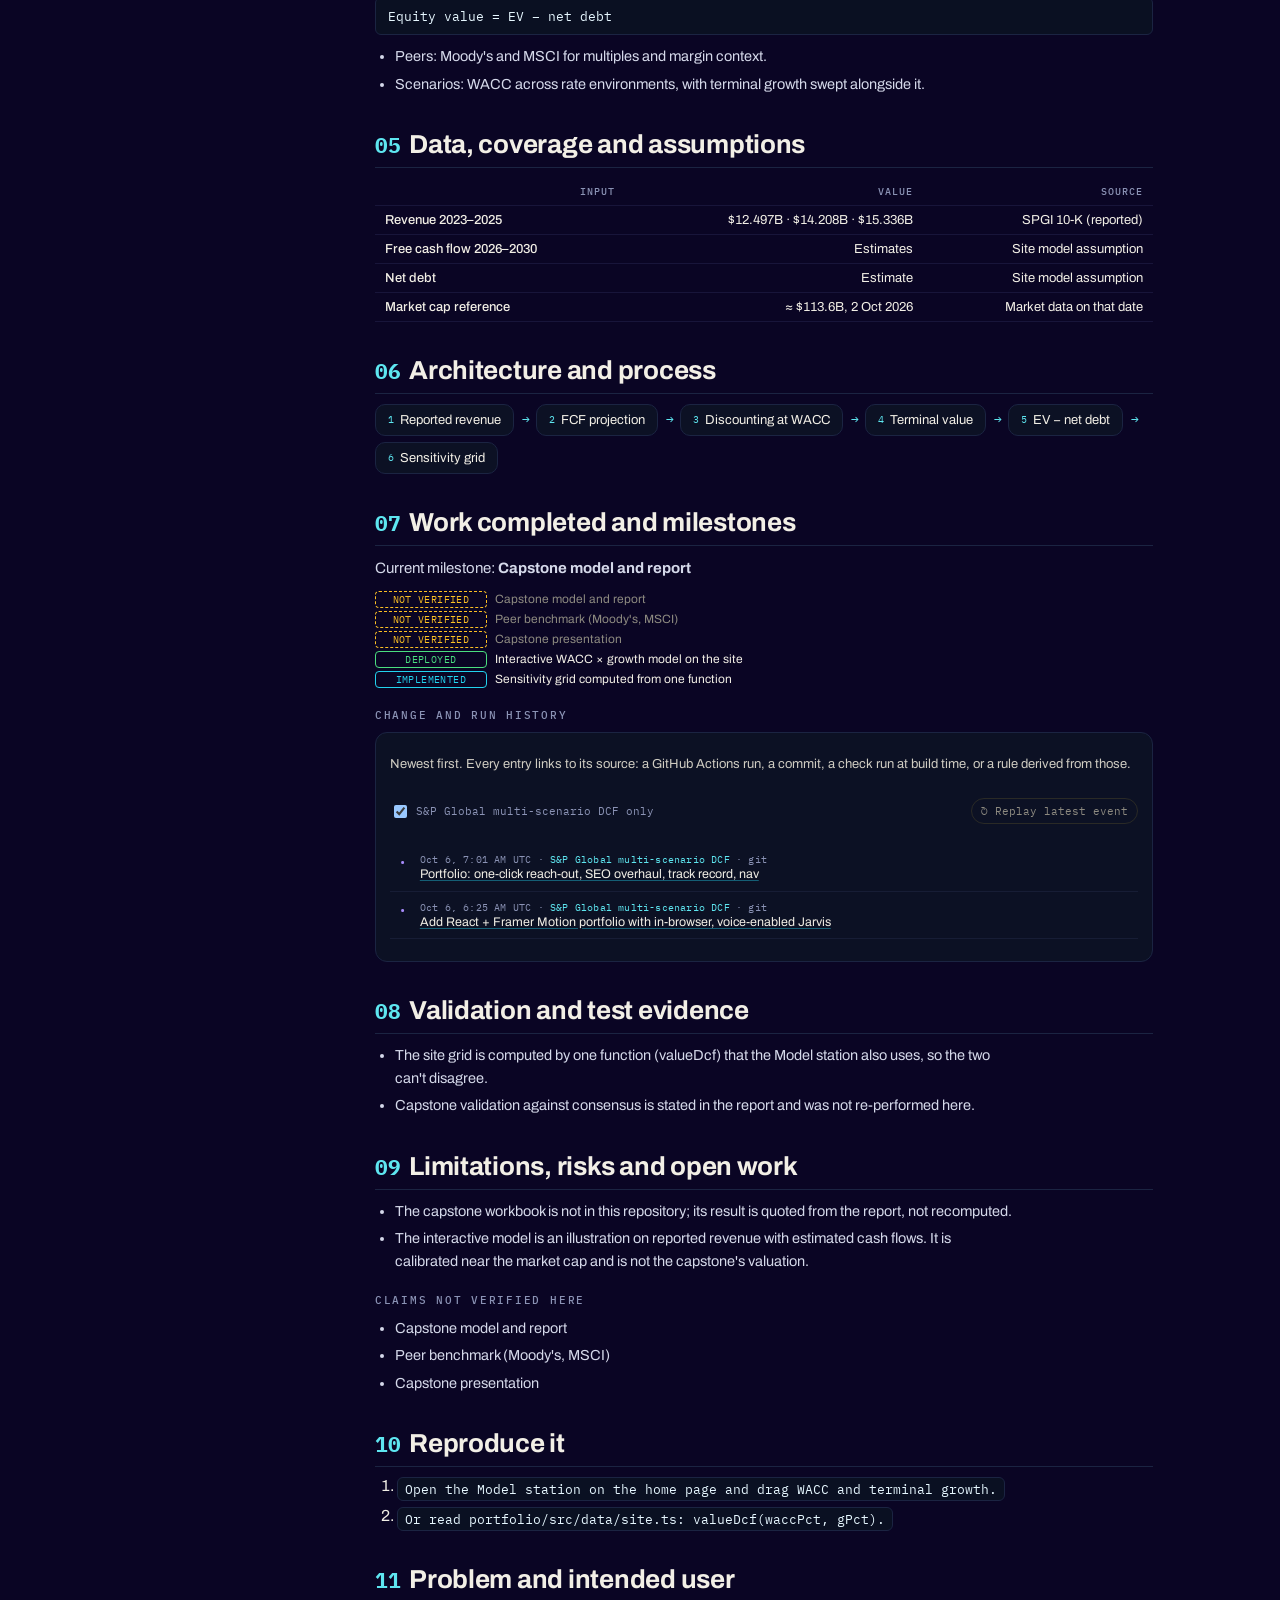
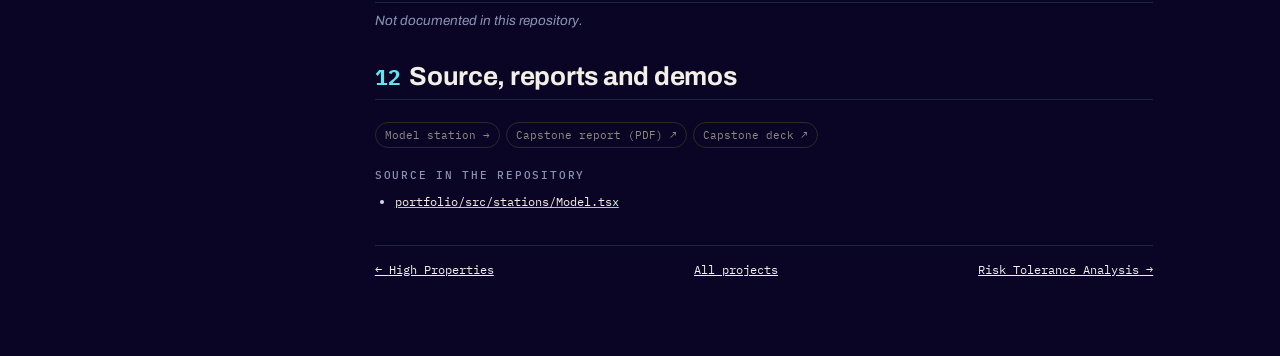
<file: research/dcf/index.html>
<!doctype html>
<html lang="en">
  <head>
    <meta charset="UTF-8" />
    <meta name="viewport" content="width=device-width, initial-scale=1, viewport-fit=cover" />
    <title>S&amp;P Global multi-scenario DCF · case study | Siddharth Bagga</title>
    <meta name="description" content="M.S. capstone: a multi-scenario DCF of S&amp;P Global benchmarked against Moody's and MSCI, with WACC sensitivity and free-cash-flow projections across interest-rate environments. Its finding was a valuation within 10% of analyst consensus." />
    <meta name="robots" content="index, follow, noarchive" />
    <link rel="canonical" href="https://siddharthbagga29.github.io/research/dcf/" />
    <meta name="theme-color" content="#070a17" />
    <link rel="icon" href="/favicon.svg" type="image/svg+xml" />
    <meta property="og:type" content="article" />
    <meta property="og:title" content="S&amp;P Global multi-scenario DCF — case study" />
    <meta property="og:description" content="M.S. capstone: a multi-scenario DCF of S&amp;P Global benchmarked against Moody's and MSCI, with WACC sensitivity and free-cash-flow projections across interest-rate environments. Its finding was a valuation within 10% of analyst consensus." />
    <meta property="og:url" content="https://siddharthbagga29.github.io/research/dcf/" />
    <meta property="og:image" content="https://siddharthbagga29.github.io/og.png" />
    <meta name="twitter:card" content="summary_large_image" />
    <link rel="preconnect" href="https://fonts.googleapis.com" />
    <link rel="preconnect" href="https://fonts.gstatic.com" crossorigin />
    <link rel="stylesheet" href="https://fonts.googleapis.com/css2?family=Archivo:wght@400;500;700;900&family=IBM+Plex+Mono:wght@400;500;600&display=swap" />
    <script type="application/ld+json">{"@context":"https://schema.org","@type":"CreativeWork","name":"S&P Global multi-scenario DCF","url":"https://siddharthbagga29.github.io/research/dcf/","description":"M.S. capstone: a multi-scenario DCF of S&P Global benchmarked against Moody's and MSCI, with WACC sensitivity and free-cash-flow projections across interest-rate environments. Its finding was a valuation within 10% of analyst consensus.","genre":"Research & Quantitative Finance","author":{"@type":"Person","name":"Siddharth Bagga","url":"https://siddharthbagga29.github.io/"}}</script>
    <script type="module" crossorigin src="/assets/styles-DA4Bql7-.js"></script>
    <script type="module" crossorigin src="/assets/protect-zeKJqlG-.js"></script>
    <script type="module" crossorigin src="/assets/research-BMO7Kdnc.js"></script>
    <script type="module" crossorigin src="/assets/ops-BL6tucP7.js"></script>
    <script type="module" crossorigin src="/assets/model-CSn8uSuL.js"></script>
    <script type="module" crossorigin src="/assets/AnimatePresence-SbxVgCC4.js"></script>
    <script type="module" crossorigin src="/assets/City-BUt5FRvC.js"></script>
    <script type="module" crossorigin src="/assets/hq-U_ejpIOB.js"></script>
    <script type="module" crossorigin src="/assets/case-Jvb53wiN.js"></script>
    <link rel="stylesheet" crossorigin href="/assets/styles-B5KKP6Gx.css">
    <link rel="stylesheet" crossorigin href="/assets/City-PWlsBYvt.css">
    <link rel="stylesheet" crossorigin href="/assets/hq-BSkZHwdq.css">
    <link rel="stylesheet" crossorigin href="/assets/case-CMO2MsUw.css">
    <link rel="stylesheet" crossorigin href="/assets/lab-CRv44MjG.css">
  </head>
  <body>
    <div id="root" data-project="dcf"><main style="max-width:760px;margin:0 auto;padding:120px 16px;font-family:monospace;color:#9aa3c7;background:#070a17"><h1 style="color:#eef1ff">S&amp;P Global multi-scenario DCF</h1><p>M.S. capstone: a multi-scenario DCF of S&amp;P Global benchmarked against Moody's and MSCI, with WACC sensitivity and free-cash-flow projections across interest-rate environments. Its finding was a valuation within 10% of analyst consensus.</p><p><a href="/research/" style="color:#22d3ee">Research City</a></p></main></div>
  </body>
</html>
</file>
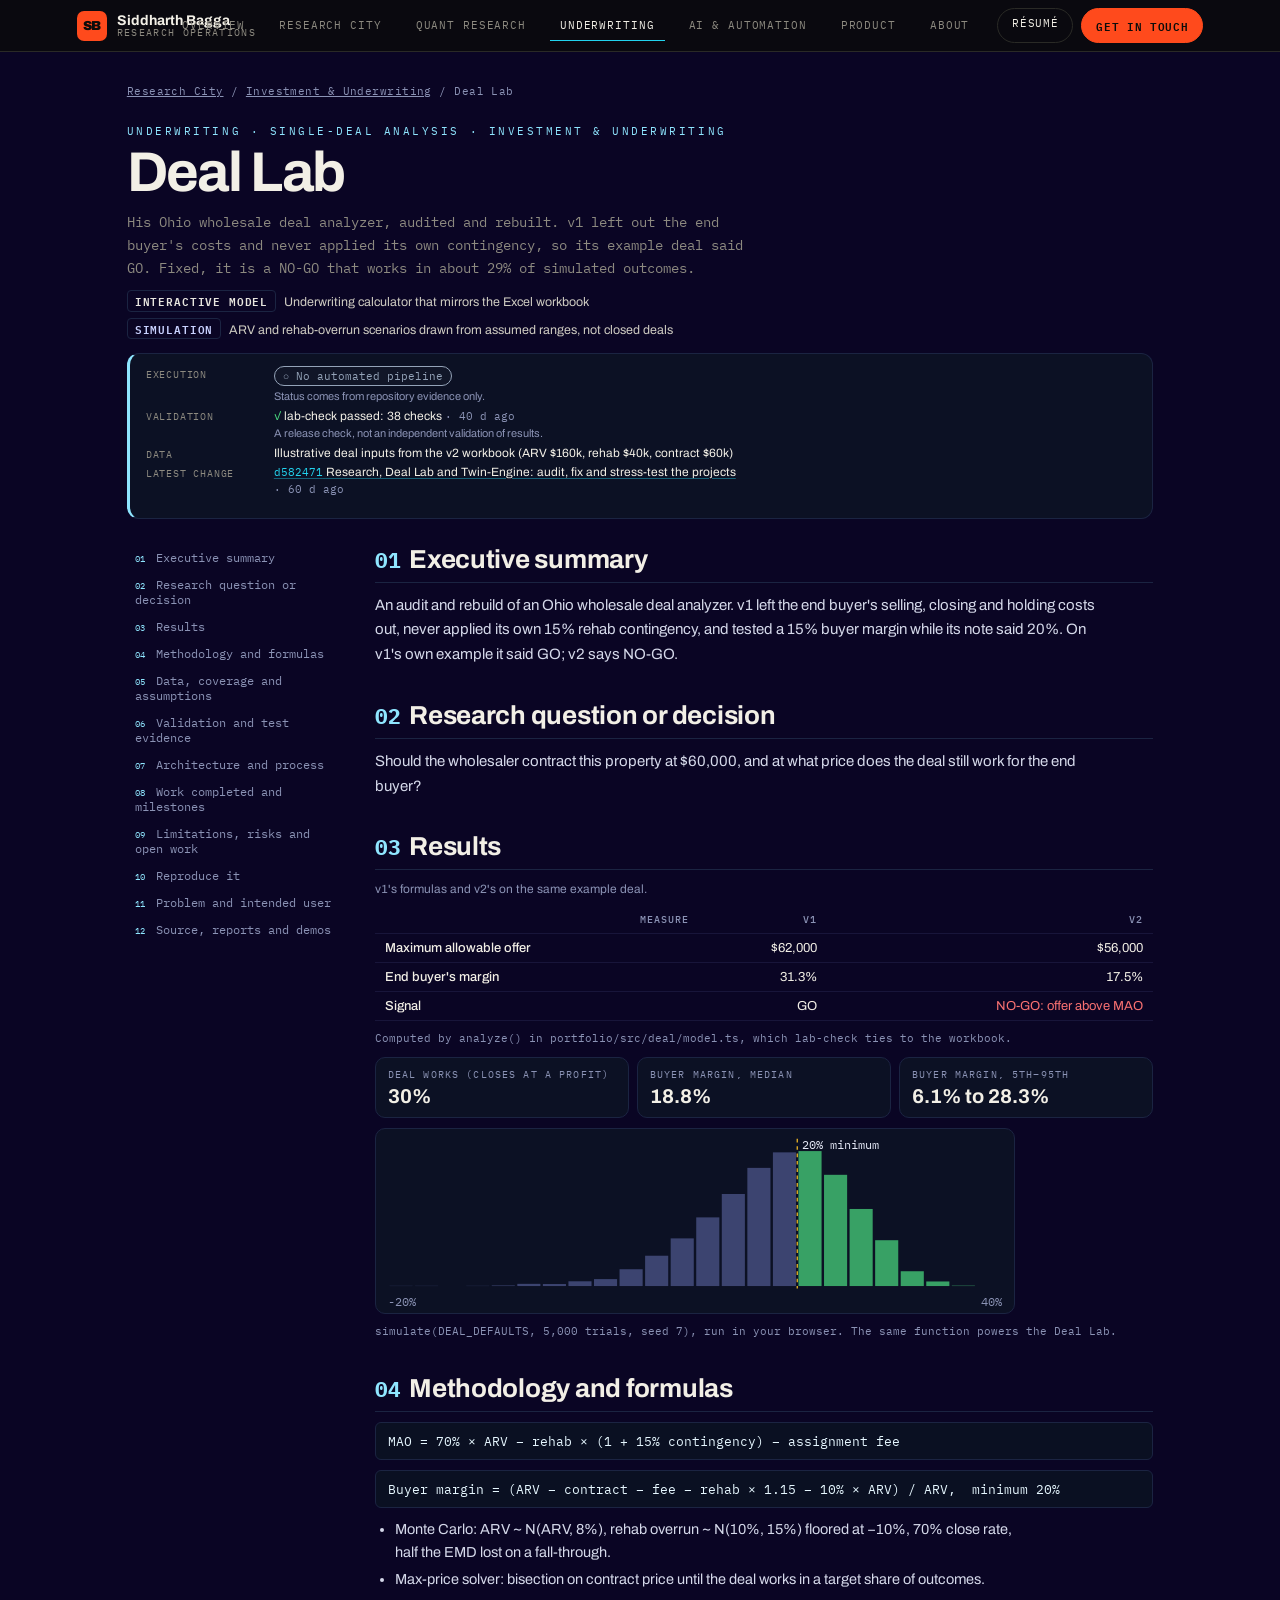
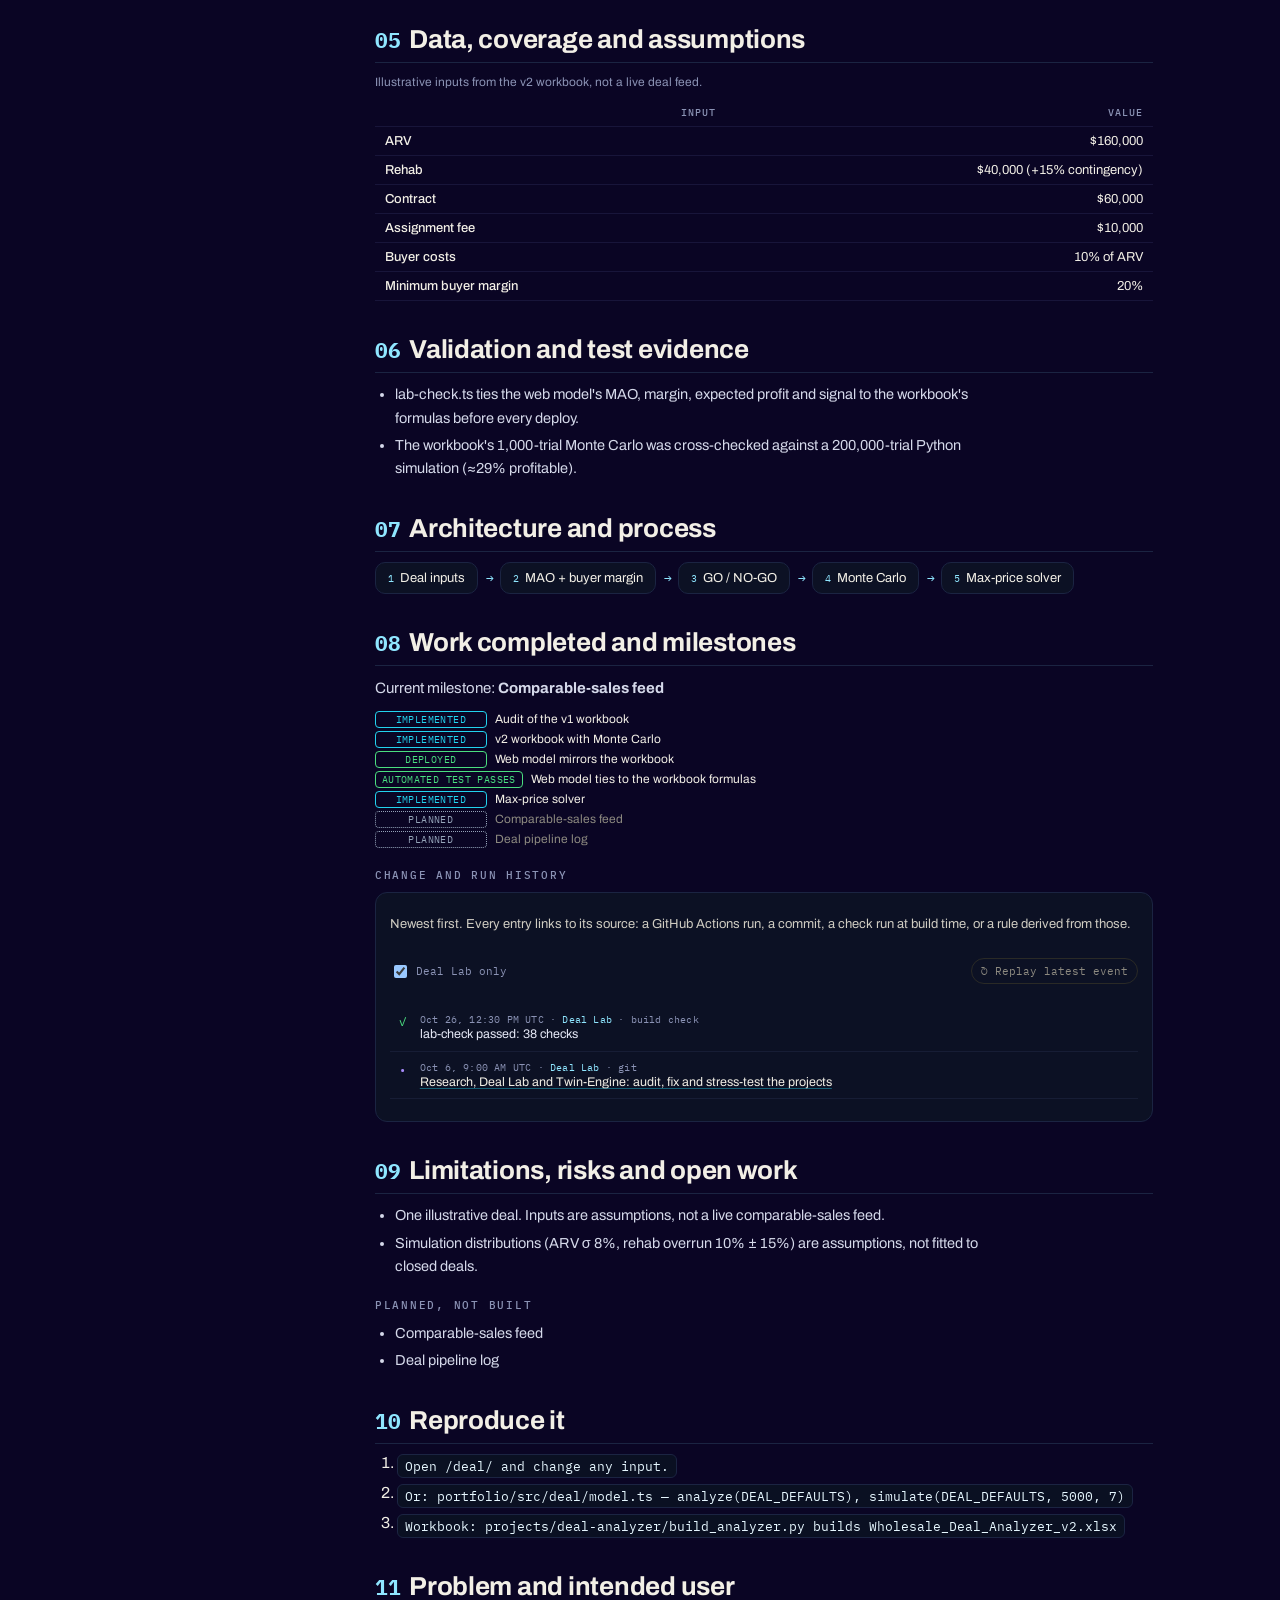
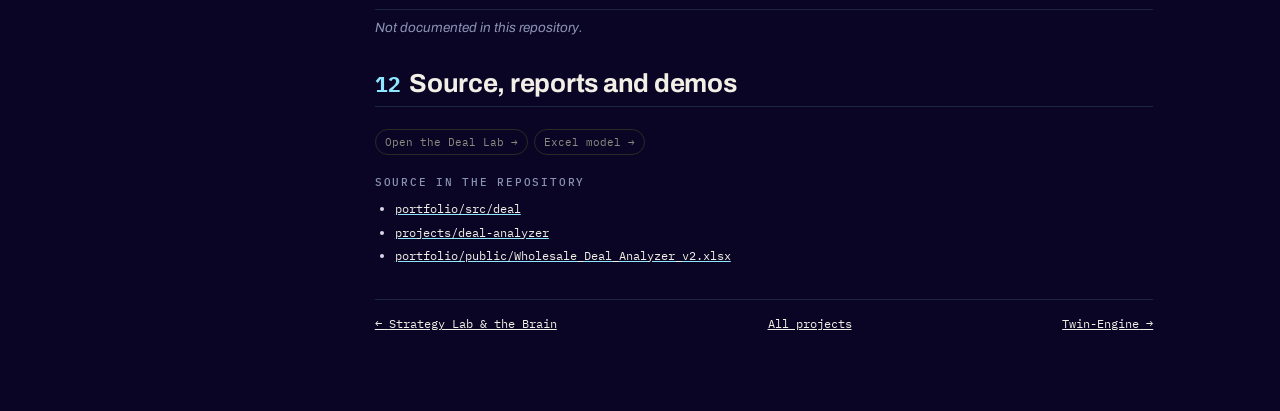
<file: research/deal-lab/index.html>
<!doctype html>
<html lang="en">
  <head>
    <meta charset="UTF-8" />
    <meta name="viewport" content="width=device-width, initial-scale=1, viewport-fit=cover" />
    <title>Deal Lab · case study | Siddharth Bagga</title>
    <meta name="description" content="His Ohio wholesale deal analyzer, audited and rebuilt. v1 left out the end buyer's costs and never applied its own contingency, so its example deal said GO. Fixed, it is a NO-GO that works in about 29% of simulated outcomes." />
    <meta name="robots" content="index, follow, noarchive" />
    <link rel="canonical" href="https://siddharthbagga29.github.io/research/deal-lab/" />
    <meta name="theme-color" content="#070a17" />
    <link rel="icon" href="/favicon.svg" type="image/svg+xml" />
    <meta property="og:type" content="article" />
    <meta property="og:title" content="Deal Lab — case study" />
    <meta property="og:description" content="His Ohio wholesale deal analyzer, audited and rebuilt. v1 left out the end buyer's costs and never applied its own contingency, so its example deal said GO. Fixed, it is a NO-GO that works in about 29% of simulated outcomes." />
    <meta property="og:url" content="https://siddharthbagga29.github.io/research/deal-lab/" />
    <meta property="og:image" content="https://siddharthbagga29.github.io/og.png" />
    <meta name="twitter:card" content="summary_large_image" />
    <link rel="preconnect" href="https://fonts.googleapis.com" />
    <link rel="preconnect" href="https://fonts.gstatic.com" crossorigin />
    <link rel="stylesheet" href="https://fonts.googleapis.com/css2?family=Archivo:wght@400;500;700;900&family=IBM+Plex+Mono:wght@400;500;600&display=swap" />
    <script type="application/ld+json">{"@context":"https://schema.org","@type":"CreativeWork","name":"Deal Lab","url":"https://siddharthbagga29.github.io/research/deal-lab/","description":"His Ohio wholesale deal analyzer, audited and rebuilt. v1 left out the end buyer's costs and never applied its own contingency, so its example deal said GO. Fixed, it is a NO-GO that works in about 29% of simulated outcomes.","genre":"Investment & Underwriting","author":{"@type":"Person","name":"Siddharth Bagga","url":"https://siddharthbagga29.github.io/"}}</script>
    <script type="module" crossorigin src="/assets/styles-DA4Bql7-.js"></script>
    <script type="module" crossorigin src="/assets/protect-zeKJqlG-.js"></script>
    <script type="module" crossorigin src="/assets/research-BMO7Kdnc.js"></script>
    <script type="module" crossorigin src="/assets/ops-BL6tucP7.js"></script>
    <script type="module" crossorigin src="/assets/model-CSn8uSuL.js"></script>
    <script type="module" crossorigin src="/assets/AnimatePresence-SbxVgCC4.js"></script>
    <script type="module" crossorigin src="/assets/City-BUt5FRvC.js"></script>
    <script type="module" crossorigin src="/assets/hq-U_ejpIOB.js"></script>
    <script type="module" crossorigin src="/assets/case-Jvb53wiN.js"></script>
    <link rel="stylesheet" crossorigin href="/assets/styles-B5KKP6Gx.css">
    <link rel="stylesheet" crossorigin href="/assets/City-PWlsBYvt.css">
    <link rel="stylesheet" crossorigin href="/assets/hq-BSkZHwdq.css">
    <link rel="stylesheet" crossorigin href="/assets/case-CMO2MsUw.css">
    <link rel="stylesheet" crossorigin href="/assets/lab-CRv44MjG.css">
  </head>
  <body>
    <div id="root" data-project="deal-lab"><main style="max-width:760px;margin:0 auto;padding:120px 16px;font-family:monospace;color:#9aa3c7;background:#070a17"><h1 style="color:#eef1ff">Deal Lab</h1><p>His Ohio wholesale deal analyzer, audited and rebuilt. v1 left out the end buyer's costs and never applied its own contingency, so its example deal said GO. Fixed, it is a NO-GO that works in about 29% of simulated outcomes.</p><p><a href="/research/" style="color:#22d3ee">Research City</a></p></main></div>
  </body>
</html>
</file>
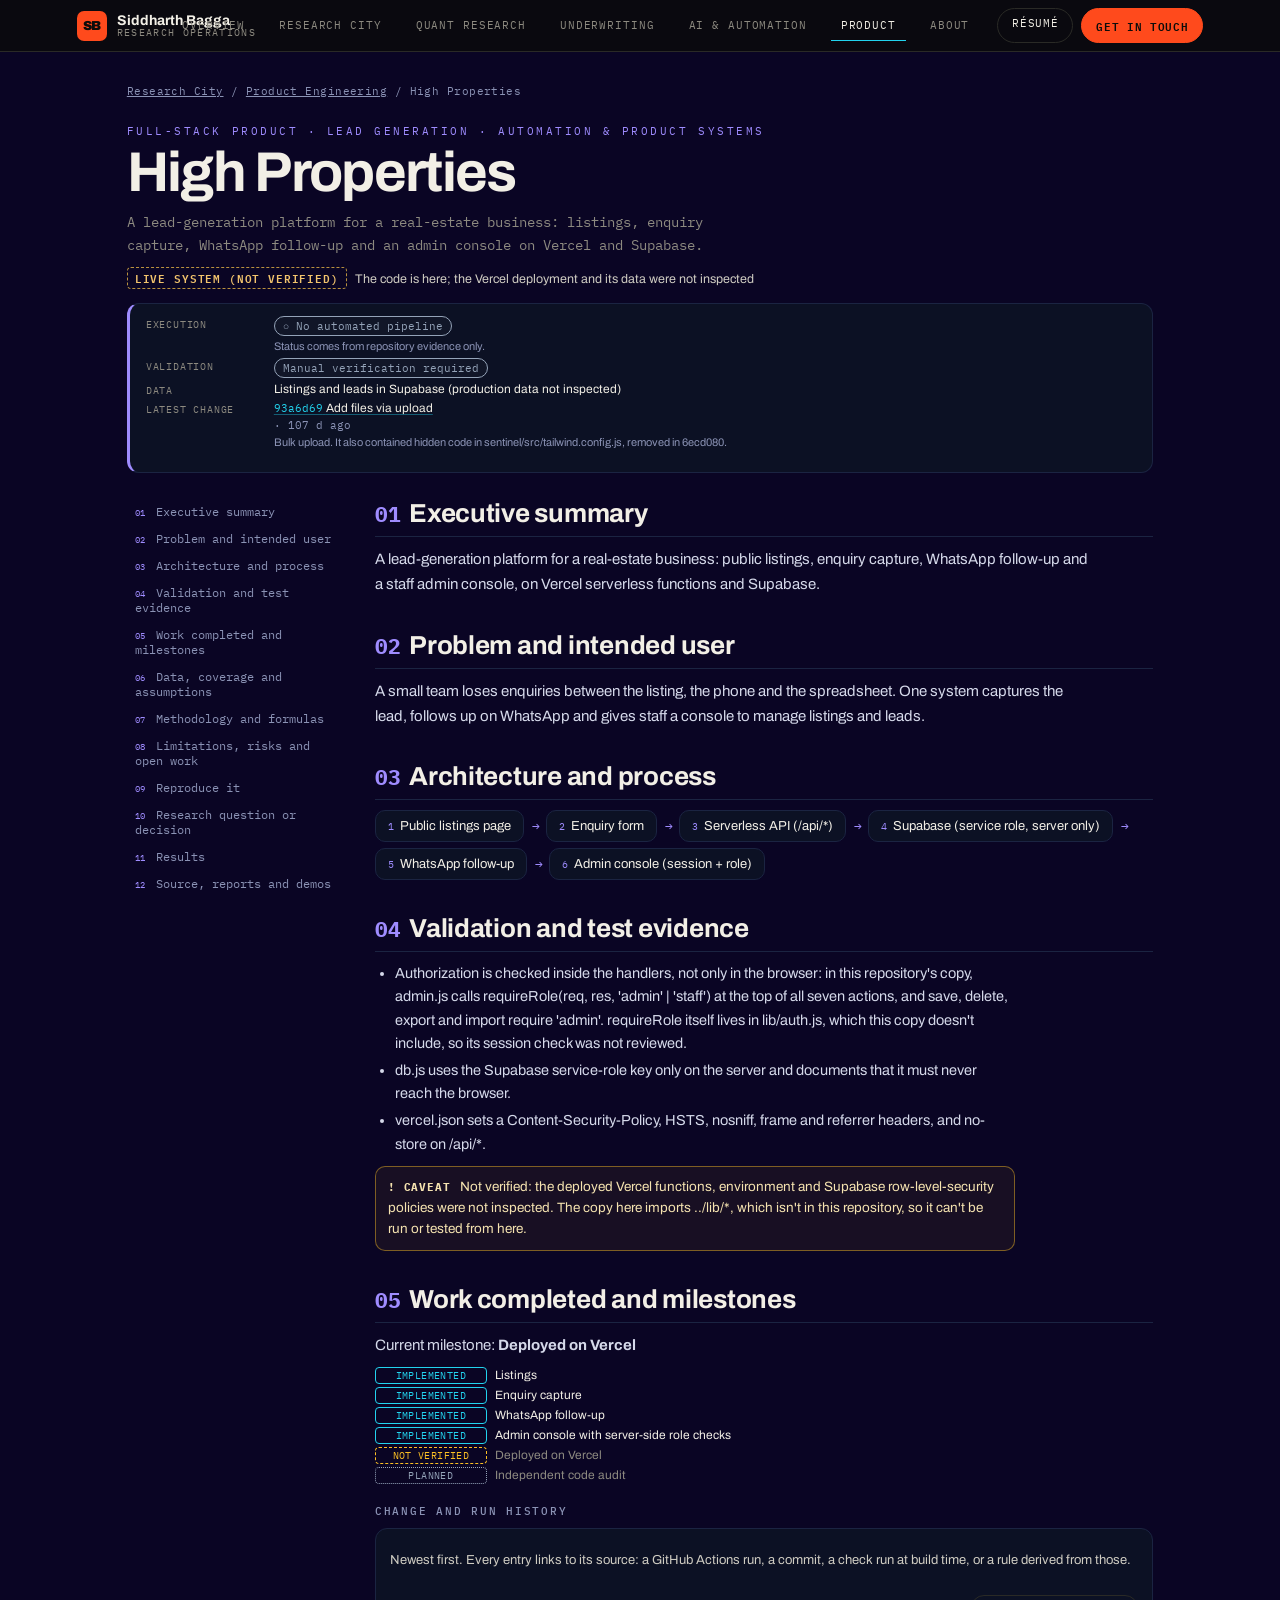
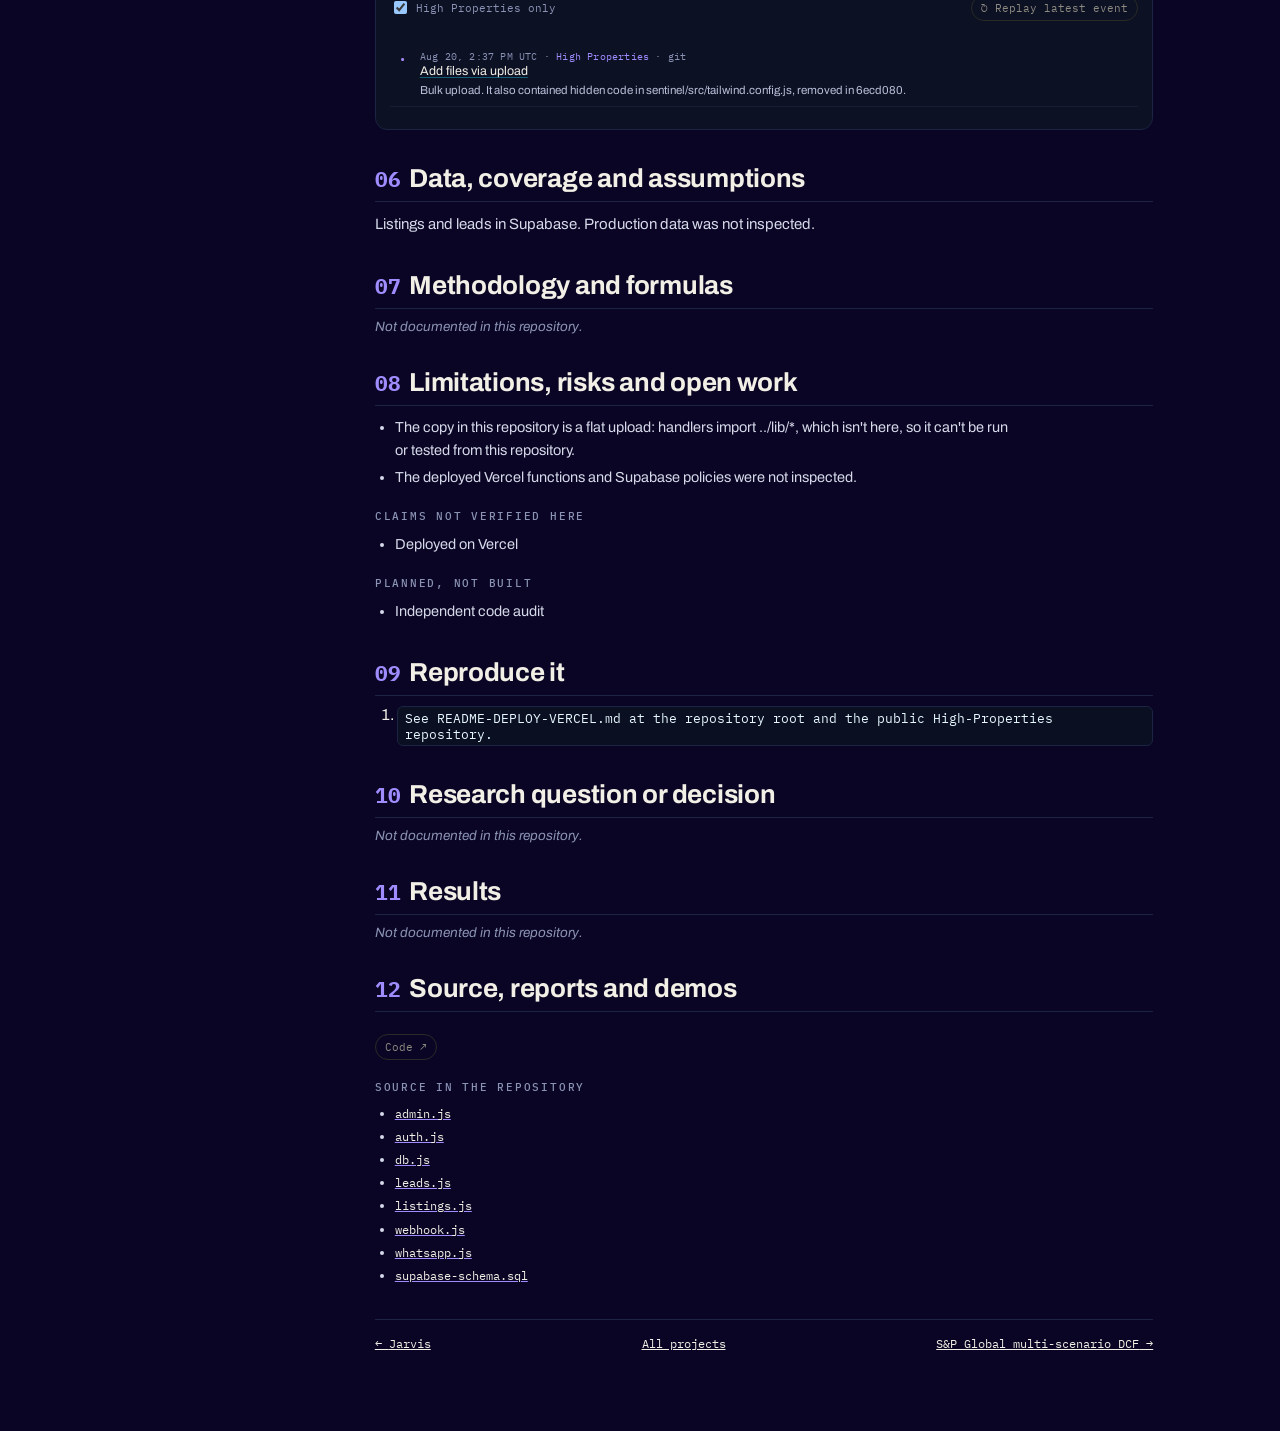
<file: research/high-properties/index.html>
<!doctype html>
<html lang="en">
  <head>
    <meta charset="UTF-8" />
    <meta name="viewport" content="width=device-width, initial-scale=1, viewport-fit=cover" />
    <title>High Properties · case study | Siddharth Bagga</title>
    <meta name="description" content="A lead-generation platform for a real-estate business: listings, enquiry capture, WhatsApp follow-up and an admin console on Vercel and Supabase." />
    <meta name="robots" content="index, follow, noarchive" />
    <link rel="canonical" href="https://siddharthbagga29.github.io/research/high-properties/" />
    <meta name="theme-color" content="#070a17" />
    <link rel="icon" href="/favicon.svg" type="image/svg+xml" />
    <meta property="og:type" content="article" />
    <meta property="og:title" content="High Properties — case study" />
    <meta property="og:description" content="A lead-generation platform for a real-estate business: listings, enquiry capture, WhatsApp follow-up and an admin console on Vercel and Supabase." />
    <meta property="og:url" content="https://siddharthbagga29.github.io/research/high-properties/" />
    <meta property="og:image" content="https://siddharthbagga29.github.io/og.png" />
    <meta name="twitter:card" content="summary_large_image" />
    <link rel="preconnect" href="https://fonts.googleapis.com" />
    <link rel="preconnect" href="https://fonts.gstatic.com" crossorigin />
    <link rel="stylesheet" href="https://fonts.googleapis.com/css2?family=Archivo:wght@400;500;700;900&family=IBM+Plex+Mono:wght@400;500;600&display=swap" />
    <script type="application/ld+json">{"@context":"https://schema.org","@type":"CreativeWork","name":"High Properties","url":"https://siddharthbagga29.github.io/research/high-properties/","description":"A lead-generation platform for a real-estate business: listings, enquiry capture, WhatsApp follow-up and an admin console on Vercel and Supabase.","genre":"Product Engineering","author":{"@type":"Person","name":"Siddharth Bagga","url":"https://siddharthbagga29.github.io/"}}</script>
    <script type="module" crossorigin src="/assets/styles-DA4Bql7-.js"></script>
    <script type="module" crossorigin src="/assets/protect-zeKJqlG-.js"></script>
    <script type="module" crossorigin src="/assets/research-BMO7Kdnc.js"></script>
    <script type="module" crossorigin src="/assets/ops-BL6tucP7.js"></script>
    <script type="module" crossorigin src="/assets/model-CSn8uSuL.js"></script>
    <script type="module" crossorigin src="/assets/AnimatePresence-SbxVgCC4.js"></script>
    <script type="module" crossorigin src="/assets/City-BUt5FRvC.js"></script>
    <script type="module" crossorigin src="/assets/hq-U_ejpIOB.js"></script>
    <script type="module" crossorigin src="/assets/case-Jvb53wiN.js"></script>
    <link rel="stylesheet" crossorigin href="/assets/styles-B5KKP6Gx.css">
    <link rel="stylesheet" crossorigin href="/assets/City-PWlsBYvt.css">
    <link rel="stylesheet" crossorigin href="/assets/hq-BSkZHwdq.css">
    <link rel="stylesheet" crossorigin href="/assets/case-CMO2MsUw.css">
    <link rel="stylesheet" crossorigin href="/assets/lab-CRv44MjG.css">
  </head>
  <body>
    <div id="root" data-project="high-properties"><main style="max-width:760px;margin:0 auto;padding:120px 16px;font-family:monospace;color:#9aa3c7;background:#070a17"><h1 style="color:#eef1ff">High Properties</h1><p>A lead-generation platform for a real-estate business: listings, enquiry capture, WhatsApp follow-up and an admin console on Vercel and Supabase.</p><p><a href="/research/" style="color:#22d3ee">Research City</a></p></main></div>
  </body>
</html>
</file>
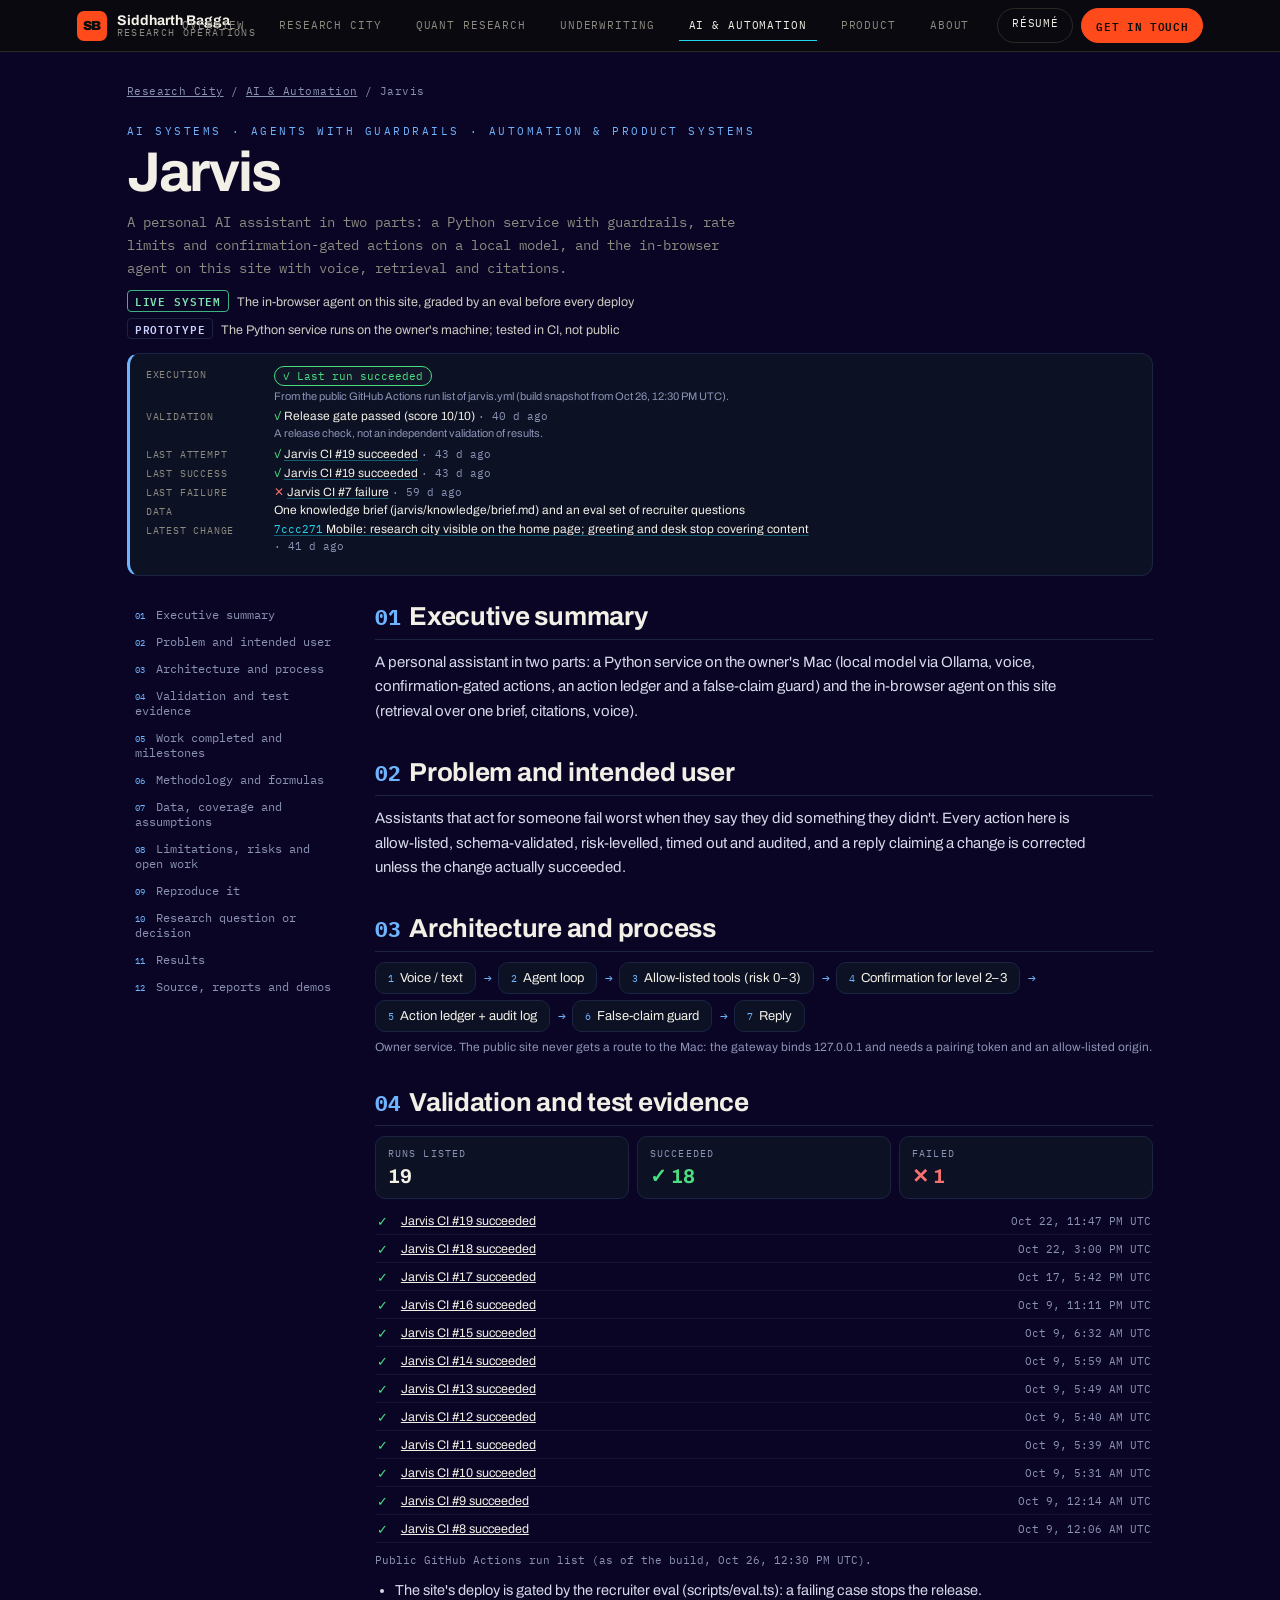
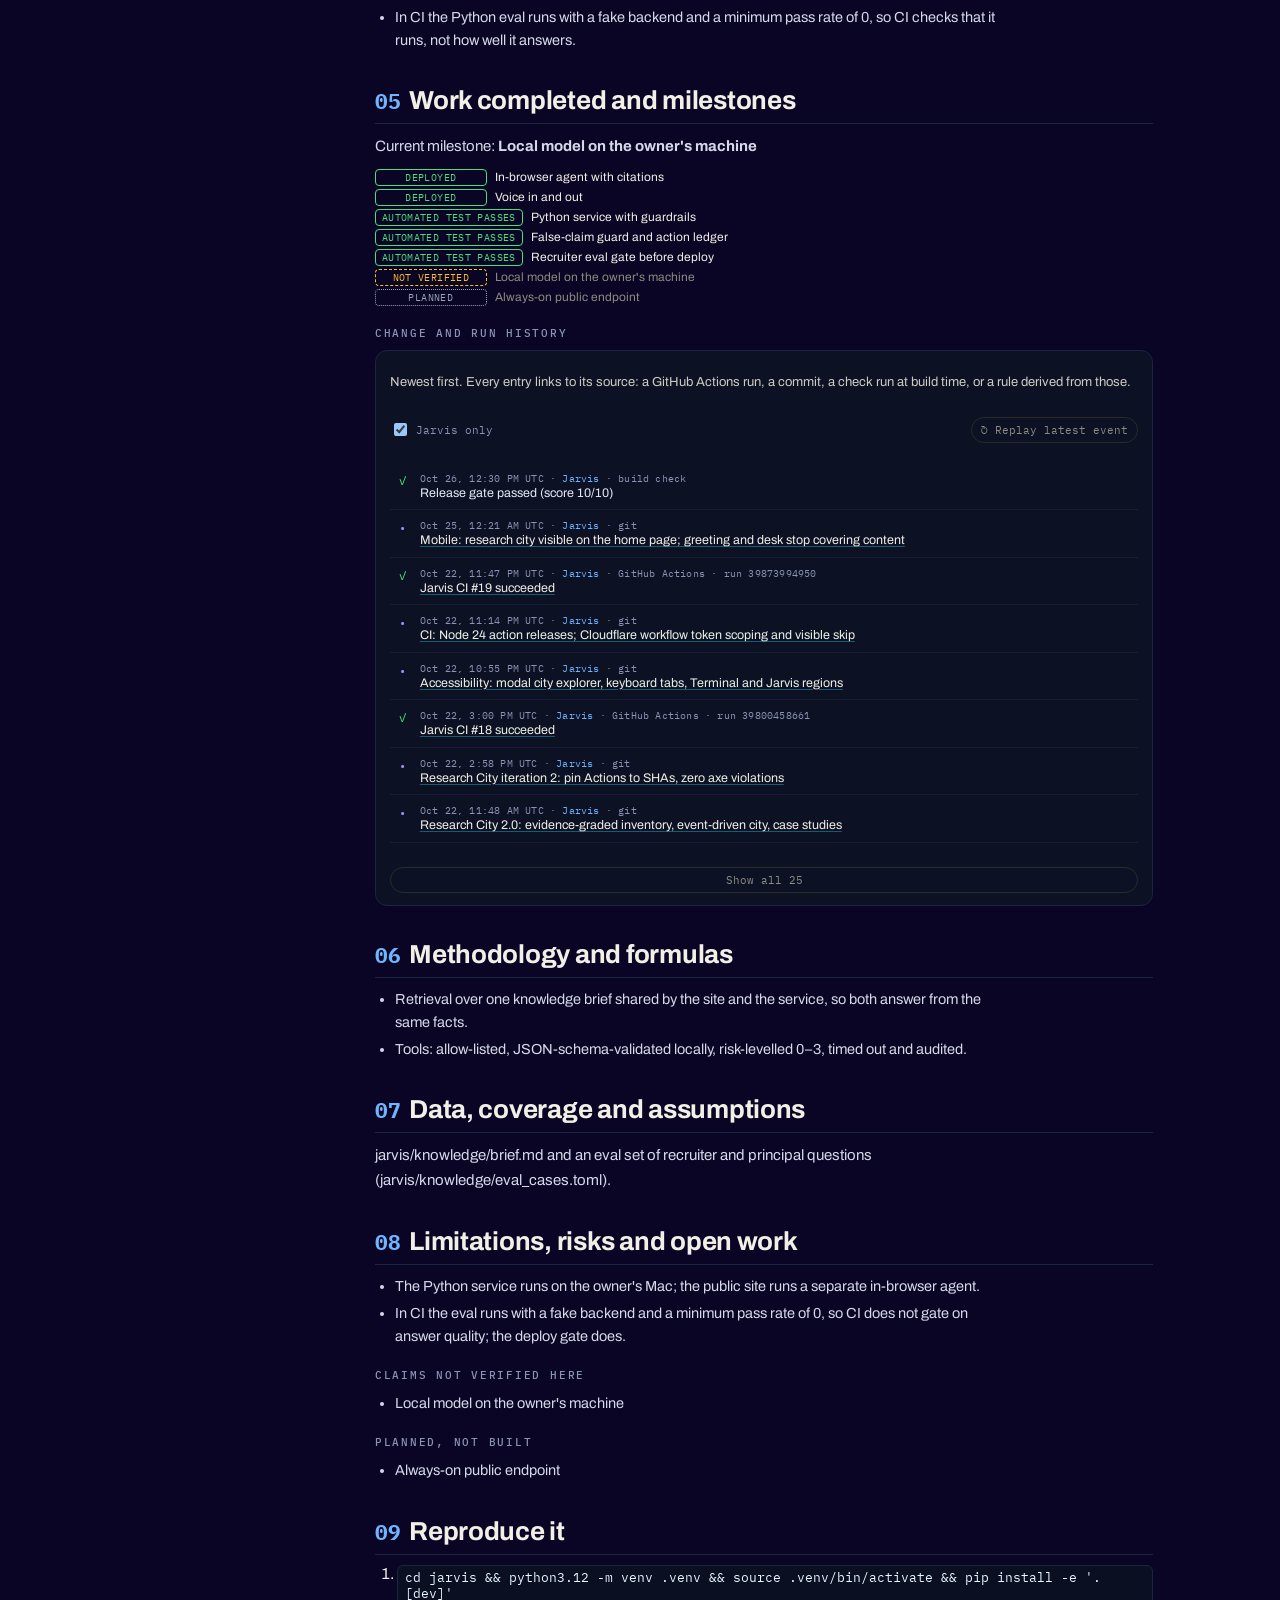
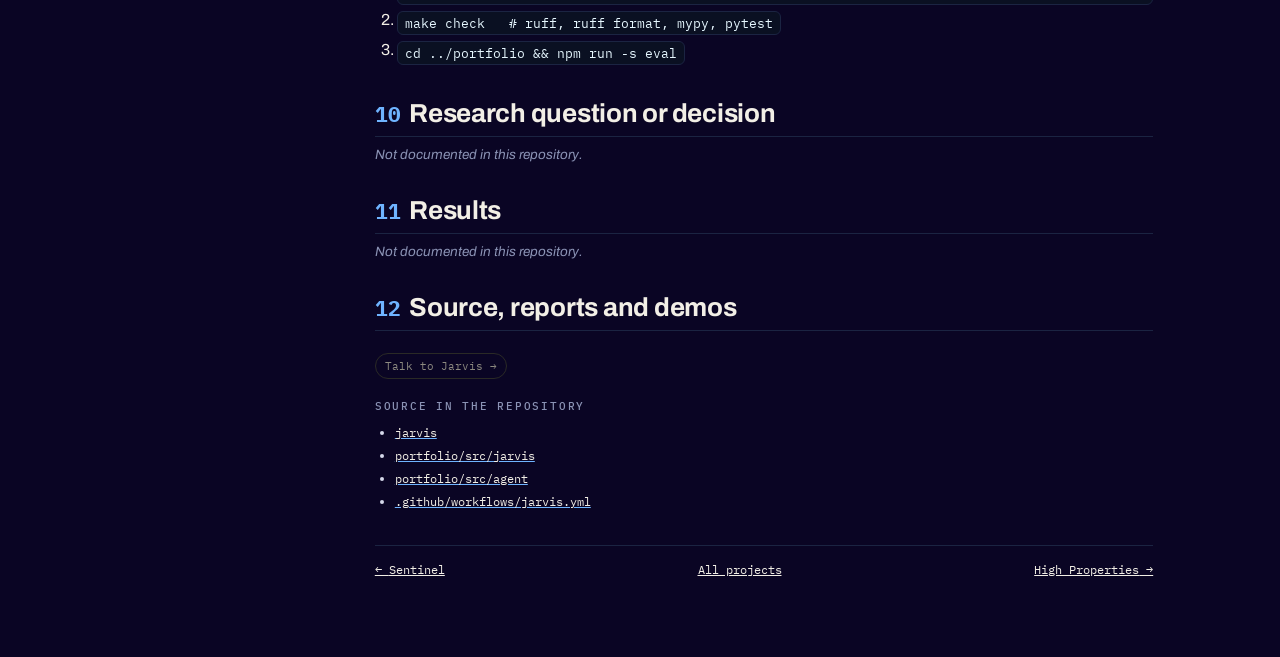
<file: research/jarvis/index.html>
<!doctype html>
<html lang="en">
  <head>
    <meta charset="UTF-8" />
    <meta name="viewport" content="width=device-width, initial-scale=1, viewport-fit=cover" />
    <title>Jarvis · case study | Siddharth Bagga</title>
    <meta name="description" content="A personal AI assistant in two parts: a Python service with guardrails, rate limits and confirmation-gated actions on a local model, and the in-browser agent on this site with voice, retrieval and citations." />
    <meta name="robots" content="index, follow, noarchive" />
    <link rel="canonical" href="https://siddharthbagga29.github.io/research/jarvis/" />
    <meta name="theme-color" content="#070a17" />
    <link rel="icon" href="/favicon.svg" type="image/svg+xml" />
    <meta property="og:type" content="article" />
    <meta property="og:title" content="Jarvis — case study" />
    <meta property="og:description" content="A personal AI assistant in two parts: a Python service with guardrails, rate limits and confirmation-gated actions on a local model, and the in-browser agent on this site with voice, retrieval and citations." />
    <meta property="og:url" content="https://siddharthbagga29.github.io/research/jarvis/" />
    <meta property="og:image" content="https://siddharthbagga29.github.io/og.png" />
    <meta name="twitter:card" content="summary_large_image" />
    <link rel="preconnect" href="https://fonts.googleapis.com" />
    <link rel="preconnect" href="https://fonts.gstatic.com" crossorigin />
    <link rel="stylesheet" href="https://fonts.googleapis.com/css2?family=Archivo:wght@400;500;700;900&family=IBM+Plex+Mono:wght@400;500;600&display=swap" />
    <script type="application/ld+json">{"@context":"https://schema.org","@type":"CreativeWork","name":"Jarvis","url":"https://siddharthbagga29.github.io/research/jarvis/","description":"A personal AI assistant in two parts: a Python service with guardrails, rate limits and confirmation-gated actions on a local model, and the in-browser agent on this site with voice, retrieval and citations.","genre":"AI & Automation","author":{"@type":"Person","name":"Siddharth Bagga","url":"https://siddharthbagga29.github.io/"}}</script>
    <script type="module" crossorigin src="/assets/styles-DA4Bql7-.js"></script>
    <script type="module" crossorigin src="/assets/protect-zeKJqlG-.js"></script>
    <script type="module" crossorigin src="/assets/research-BMO7Kdnc.js"></script>
    <script type="module" crossorigin src="/assets/ops-BL6tucP7.js"></script>
    <script type="module" crossorigin src="/assets/model-CSn8uSuL.js"></script>
    <script type="module" crossorigin src="/assets/AnimatePresence-SbxVgCC4.js"></script>
    <script type="module" crossorigin src="/assets/City-BUt5FRvC.js"></script>
    <script type="module" crossorigin src="/assets/hq-U_ejpIOB.js"></script>
    <script type="module" crossorigin src="/assets/case-Jvb53wiN.js"></script>
    <link rel="stylesheet" crossorigin href="/assets/styles-B5KKP6Gx.css">
    <link rel="stylesheet" crossorigin href="/assets/City-PWlsBYvt.css">
    <link rel="stylesheet" crossorigin href="/assets/hq-BSkZHwdq.css">
    <link rel="stylesheet" crossorigin href="/assets/case-CMO2MsUw.css">
    <link rel="stylesheet" crossorigin href="/assets/lab-CRv44MjG.css">
  </head>
  <body>
    <div id="root" data-project="jarvis"><main style="max-width:760px;margin:0 auto;padding:120px 16px;font-family:monospace;color:#9aa3c7;background:#070a17"><h1 style="color:#eef1ff">Jarvis</h1><p>A personal AI assistant in two parts: a Python service with guardrails, rate limits and confirmation-gated actions on a local model, and the in-browser agent on this site with voice, retrieval and citations.</p><p><a href="/research/" style="color:#22d3ee">Research City</a></p></main></div>
  </body>
</html>
</file>
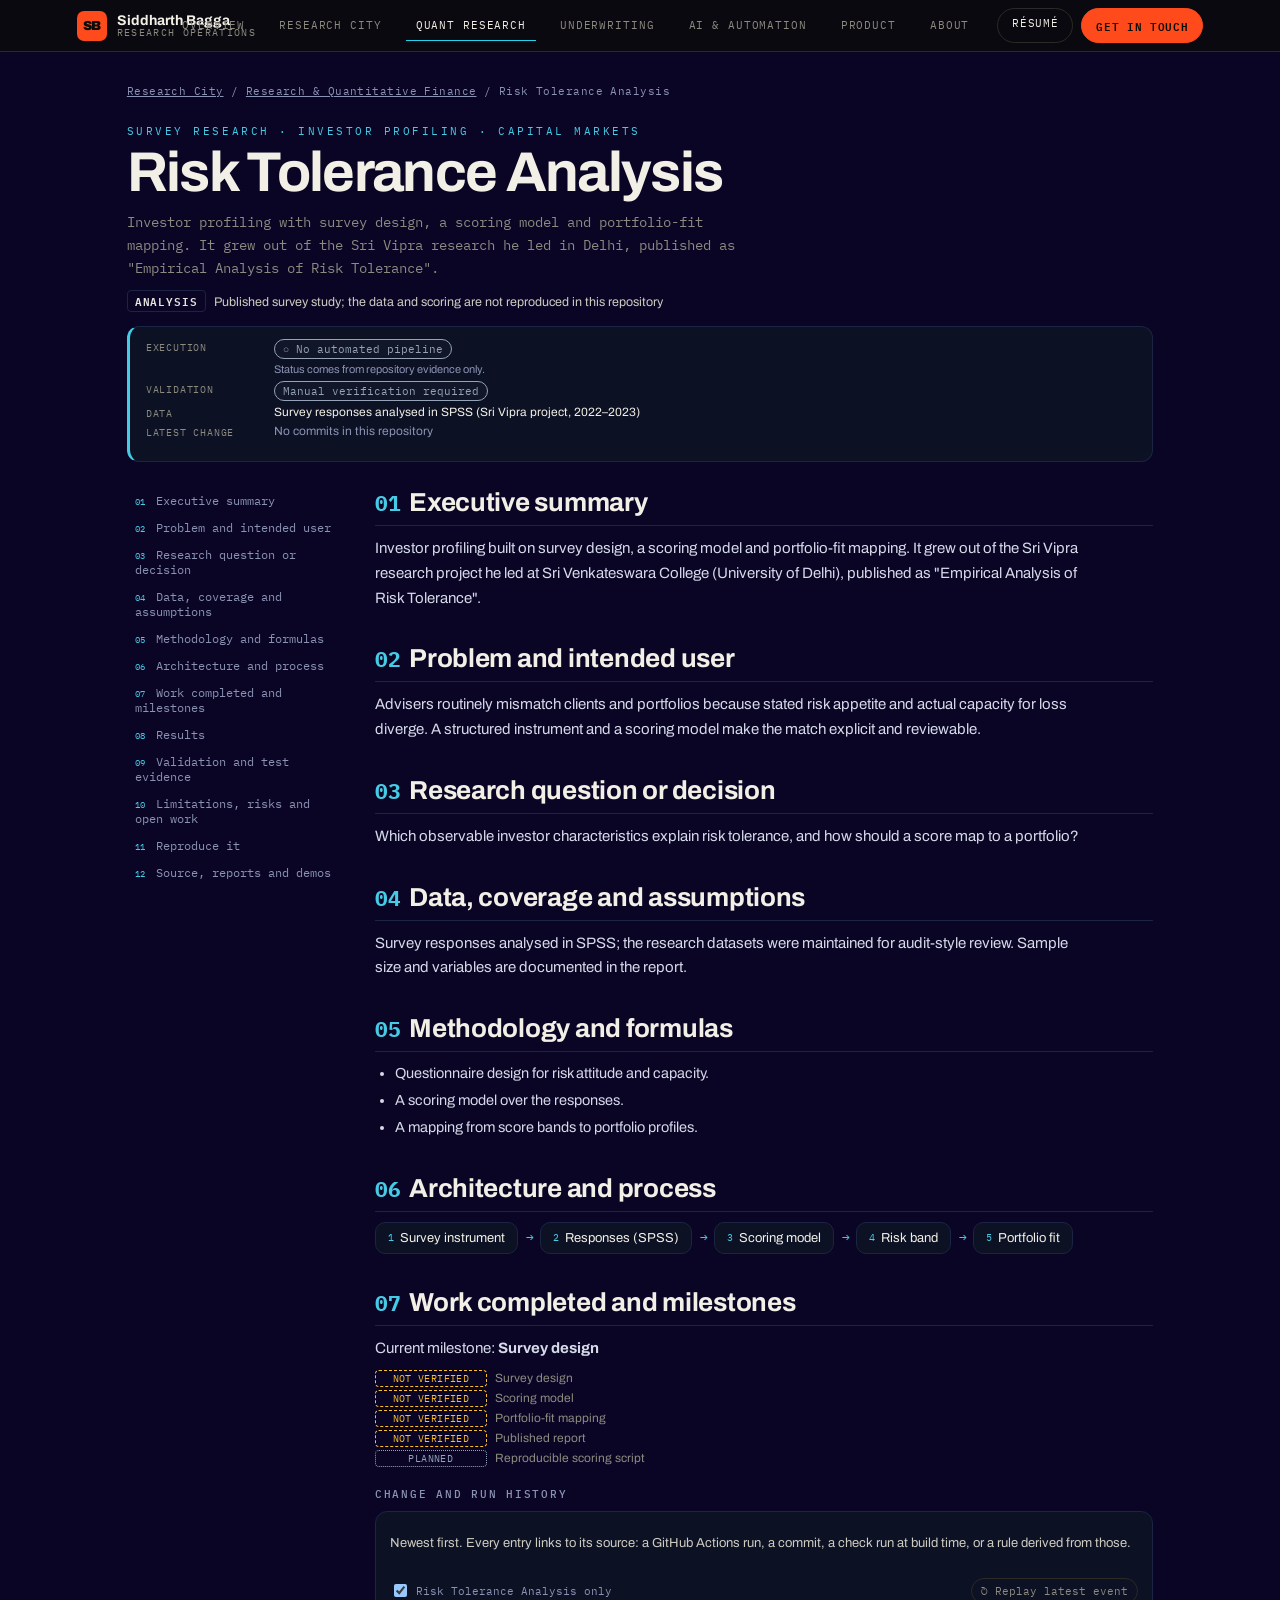
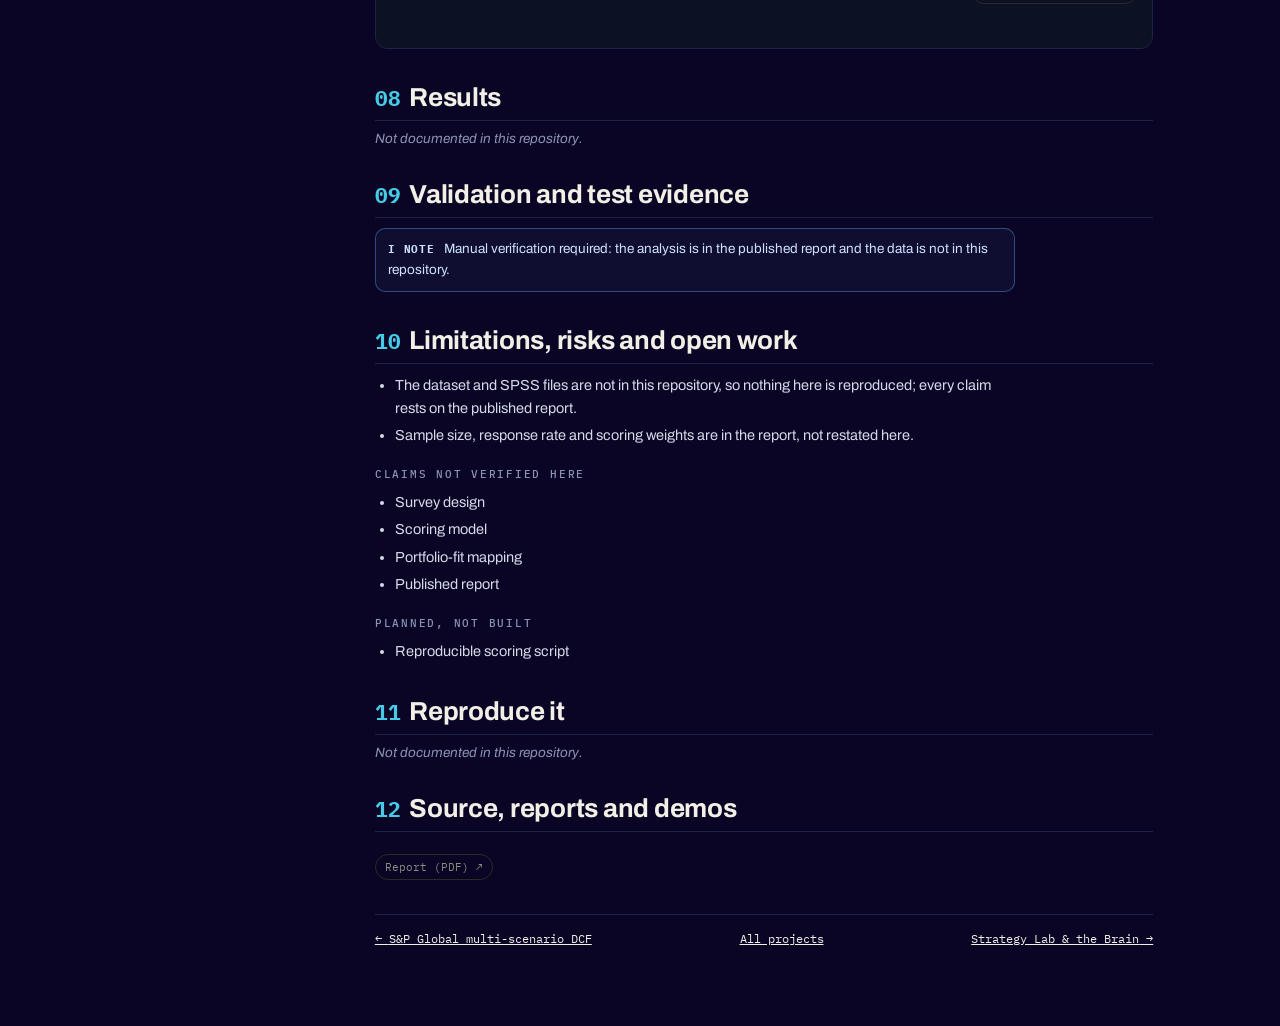
<file: research/risk-tolerance/index.html>
<!doctype html>
<html lang="en">
  <head>
    <meta charset="UTF-8" />
    <meta name="viewport" content="width=device-width, initial-scale=1, viewport-fit=cover" />
    <title>Risk Tolerance Analysis · case study | Siddharth Bagga</title>
    <meta name="description" content="Investor profiling with survey design, a scoring model and portfolio-fit mapping. It grew out of the Sri Vipra research he led in Delhi, published as &quot;Empirical Analysis of Risk Tolerance&quot;." />
    <meta name="robots" content="index, follow, noarchive" />
    <link rel="canonical" href="https://siddharthbagga29.github.io/research/risk-tolerance/" />
    <meta name="theme-color" content="#070a17" />
    <link rel="icon" href="/favicon.svg" type="image/svg+xml" />
    <meta property="og:type" content="article" />
    <meta property="og:title" content="Risk Tolerance Analysis — case study" />
    <meta property="og:description" content="Investor profiling with survey design, a scoring model and portfolio-fit mapping. It grew out of the Sri Vipra research he led in Delhi, published as &quot;Empirical Analysis of Risk Tolerance&quot;." />
    <meta property="og:url" content="https://siddharthbagga29.github.io/research/risk-tolerance/" />
    <meta property="og:image" content="https://siddharthbagga29.github.io/og.png" />
    <meta name="twitter:card" content="summary_large_image" />
    <link rel="preconnect" href="https://fonts.googleapis.com" />
    <link rel="preconnect" href="https://fonts.gstatic.com" crossorigin />
    <link rel="stylesheet" href="https://fonts.googleapis.com/css2?family=Archivo:wght@400;500;700;900&family=IBM+Plex+Mono:wght@400;500;600&display=swap" />
    <script type="application/ld+json">{"@context":"https://schema.org","@type":"CreativeWork","name":"Risk Tolerance Analysis","url":"https://siddharthbagga29.github.io/research/risk-tolerance/","description":"Investor profiling with survey design, a scoring model and portfolio-fit mapping. It grew out of the Sri Vipra research he led in Delhi, published as \"Empirical Analysis of Risk Tolerance\".","genre":"Research & Quantitative Finance","author":{"@type":"Person","name":"Siddharth Bagga","url":"https://siddharthbagga29.github.io/"}}</script>
    <script type="module" crossorigin src="/assets/styles-DA4Bql7-.js"></script>
    <script type="module" crossorigin src="/assets/protect-zeKJqlG-.js"></script>
    <script type="module" crossorigin src="/assets/research-BMO7Kdnc.js"></script>
    <script type="module" crossorigin src="/assets/ops-BL6tucP7.js"></script>
    <script type="module" crossorigin src="/assets/model-CSn8uSuL.js"></script>
    <script type="module" crossorigin src="/assets/AnimatePresence-SbxVgCC4.js"></script>
    <script type="module" crossorigin src="/assets/City-BUt5FRvC.js"></script>
    <script type="module" crossorigin src="/assets/hq-U_ejpIOB.js"></script>
    <script type="module" crossorigin src="/assets/case-Jvb53wiN.js"></script>
    <link rel="stylesheet" crossorigin href="/assets/styles-B5KKP6Gx.css">
    <link rel="stylesheet" crossorigin href="/assets/City-PWlsBYvt.css">
    <link rel="stylesheet" crossorigin href="/assets/hq-BSkZHwdq.css">
    <link rel="stylesheet" crossorigin href="/assets/case-CMO2MsUw.css">
    <link rel="stylesheet" crossorigin href="/assets/lab-CRv44MjG.css">
  </head>
  <body>
    <div id="root" data-project="risk-tolerance"><main style="max-width:760px;margin:0 auto;padding:120px 16px;font-family:monospace;color:#9aa3c7;background:#070a17"><h1 style="color:#eef1ff">Risk Tolerance Analysis</h1><p>Investor profiling with survey design, a scoring model and portfolio-fit mapping. It grew out of the Sri Vipra research he led in Delhi, published as &quot;Empirical Analysis of Risk Tolerance&quot;.</p><p><a href="/research/" style="color:#22d3ee">Research City</a></p></main></div>
  </body>
</html>
</file>
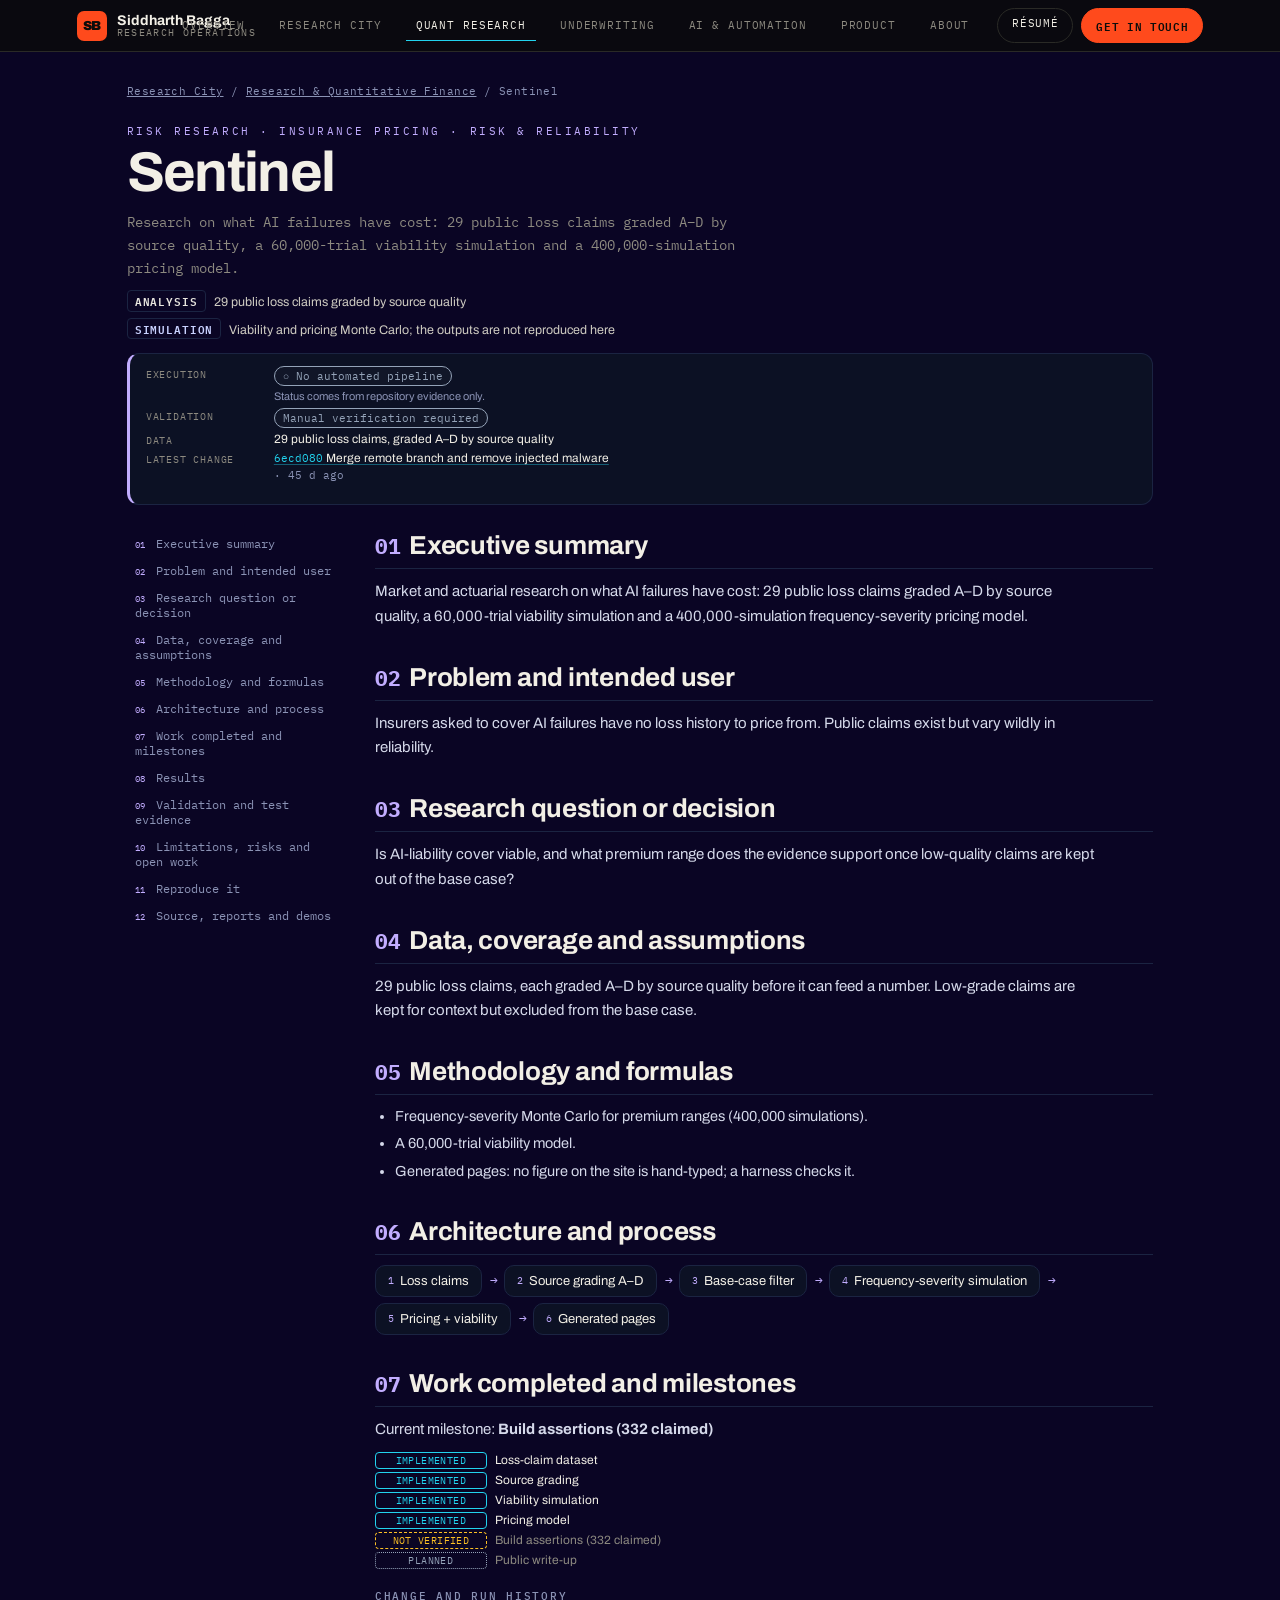
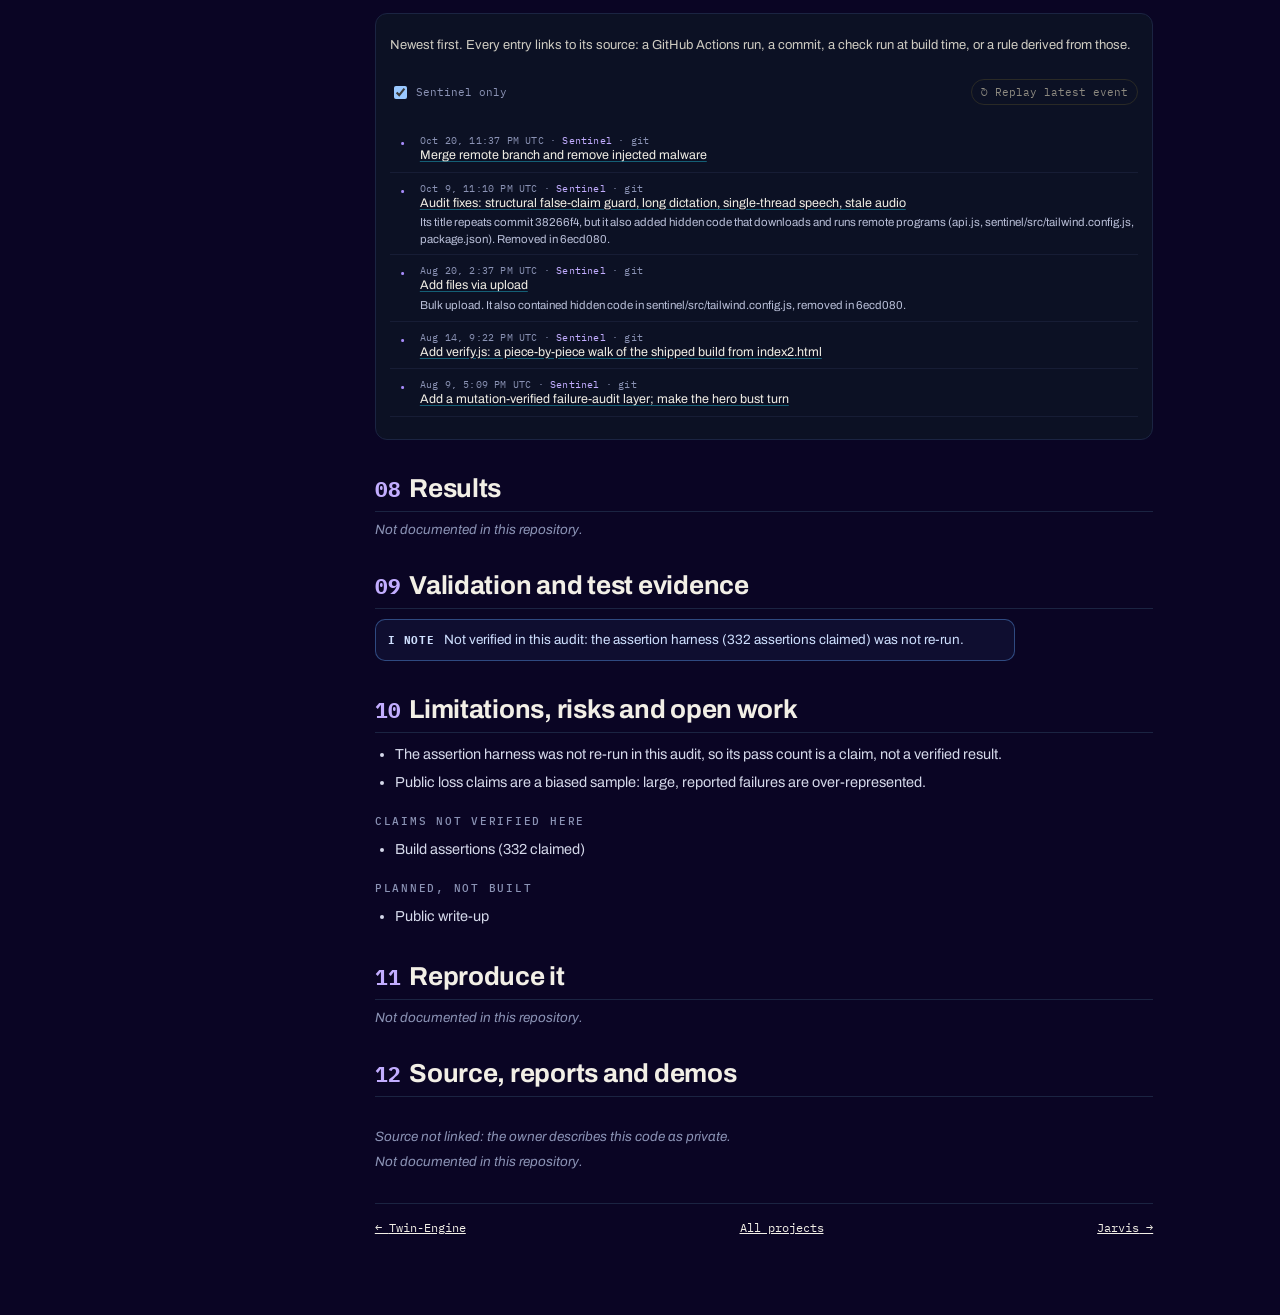
<file: research/sentinel/index.html>
<!doctype html>
<html lang="en">
  <head>
    <meta charset="UTF-8" />
    <meta name="viewport" content="width=device-width, initial-scale=1, viewport-fit=cover" />
    <title>Sentinel · case study | Siddharth Bagga</title>
    <meta name="description" content="Research on what AI failures have cost: 29 public loss claims graded A–D by source quality, a 60,000-trial viability simulation and a 400,000-simulation pricing model." />
    <meta name="robots" content="index, follow, noarchive" />
    <link rel="canonical" href="https://siddharthbagga29.github.io/research/sentinel/" />
    <meta name="theme-color" content="#070a17" />
    <link rel="icon" href="/favicon.svg" type="image/svg+xml" />
    <meta property="og:type" content="article" />
    <meta property="og:title" content="Sentinel — case study" />
    <meta property="og:description" content="Research on what AI failures have cost: 29 public loss claims graded A–D by source quality, a 60,000-trial viability simulation and a 400,000-simulation pricing model." />
    <meta property="og:url" content="https://siddharthbagga29.github.io/research/sentinel/" />
    <meta property="og:image" content="https://siddharthbagga29.github.io/og.png" />
    <meta name="twitter:card" content="summary_large_image" />
    <link rel="preconnect" href="https://fonts.googleapis.com" />
    <link rel="preconnect" href="https://fonts.gstatic.com" crossorigin />
    <link rel="stylesheet" href="https://fonts.googleapis.com/css2?family=Archivo:wght@400;500;700;900&family=IBM+Plex+Mono:wght@400;500;600&display=swap" />
    <script type="application/ld+json">{"@context":"https://schema.org","@type":"CreativeWork","name":"Sentinel","url":"https://siddharthbagga29.github.io/research/sentinel/","description":"Research on what AI failures have cost: 29 public loss claims graded A–D by source quality, a 60,000-trial viability simulation and a 400,000-simulation pricing model.","genre":"Research & Quantitative Finance","author":{"@type":"Person","name":"Siddharth Bagga","url":"https://siddharthbagga29.github.io/"}}</script>
    <script type="module" crossorigin src="/assets/styles-DA4Bql7-.js"></script>
    <script type="module" crossorigin src="/assets/protect-zeKJqlG-.js"></script>
    <script type="module" crossorigin src="/assets/research-BMO7Kdnc.js"></script>
    <script type="module" crossorigin src="/assets/ops-BL6tucP7.js"></script>
    <script type="module" crossorigin src="/assets/model-CSn8uSuL.js"></script>
    <script type="module" crossorigin src="/assets/AnimatePresence-SbxVgCC4.js"></script>
    <script type="module" crossorigin src="/assets/City-BUt5FRvC.js"></script>
    <script type="module" crossorigin src="/assets/hq-U_ejpIOB.js"></script>
    <script type="module" crossorigin src="/assets/case-Jvb53wiN.js"></script>
    <link rel="stylesheet" crossorigin href="/assets/styles-B5KKP6Gx.css">
    <link rel="stylesheet" crossorigin href="/assets/City-PWlsBYvt.css">
    <link rel="stylesheet" crossorigin href="/assets/hq-BSkZHwdq.css">
    <link rel="stylesheet" crossorigin href="/assets/case-CMO2MsUw.css">
    <link rel="stylesheet" crossorigin href="/assets/lab-CRv44MjG.css">
  </head>
  <body>
    <div id="root" data-project="sentinel"><main style="max-width:760px;margin:0 auto;padding:120px 16px;font-family:monospace;color:#9aa3c7;background:#070a17"><h1 style="color:#eef1ff">Sentinel</h1><p>Research on what AI failures have cost: 29 public loss claims graded A–D by source quality, a 60,000-trial viability simulation and a 400,000-simulation pricing model.</p><p><a href="/research/" style="color:#22d3ee">Research City</a></p></main></div>
  </body>
</html>
</file>
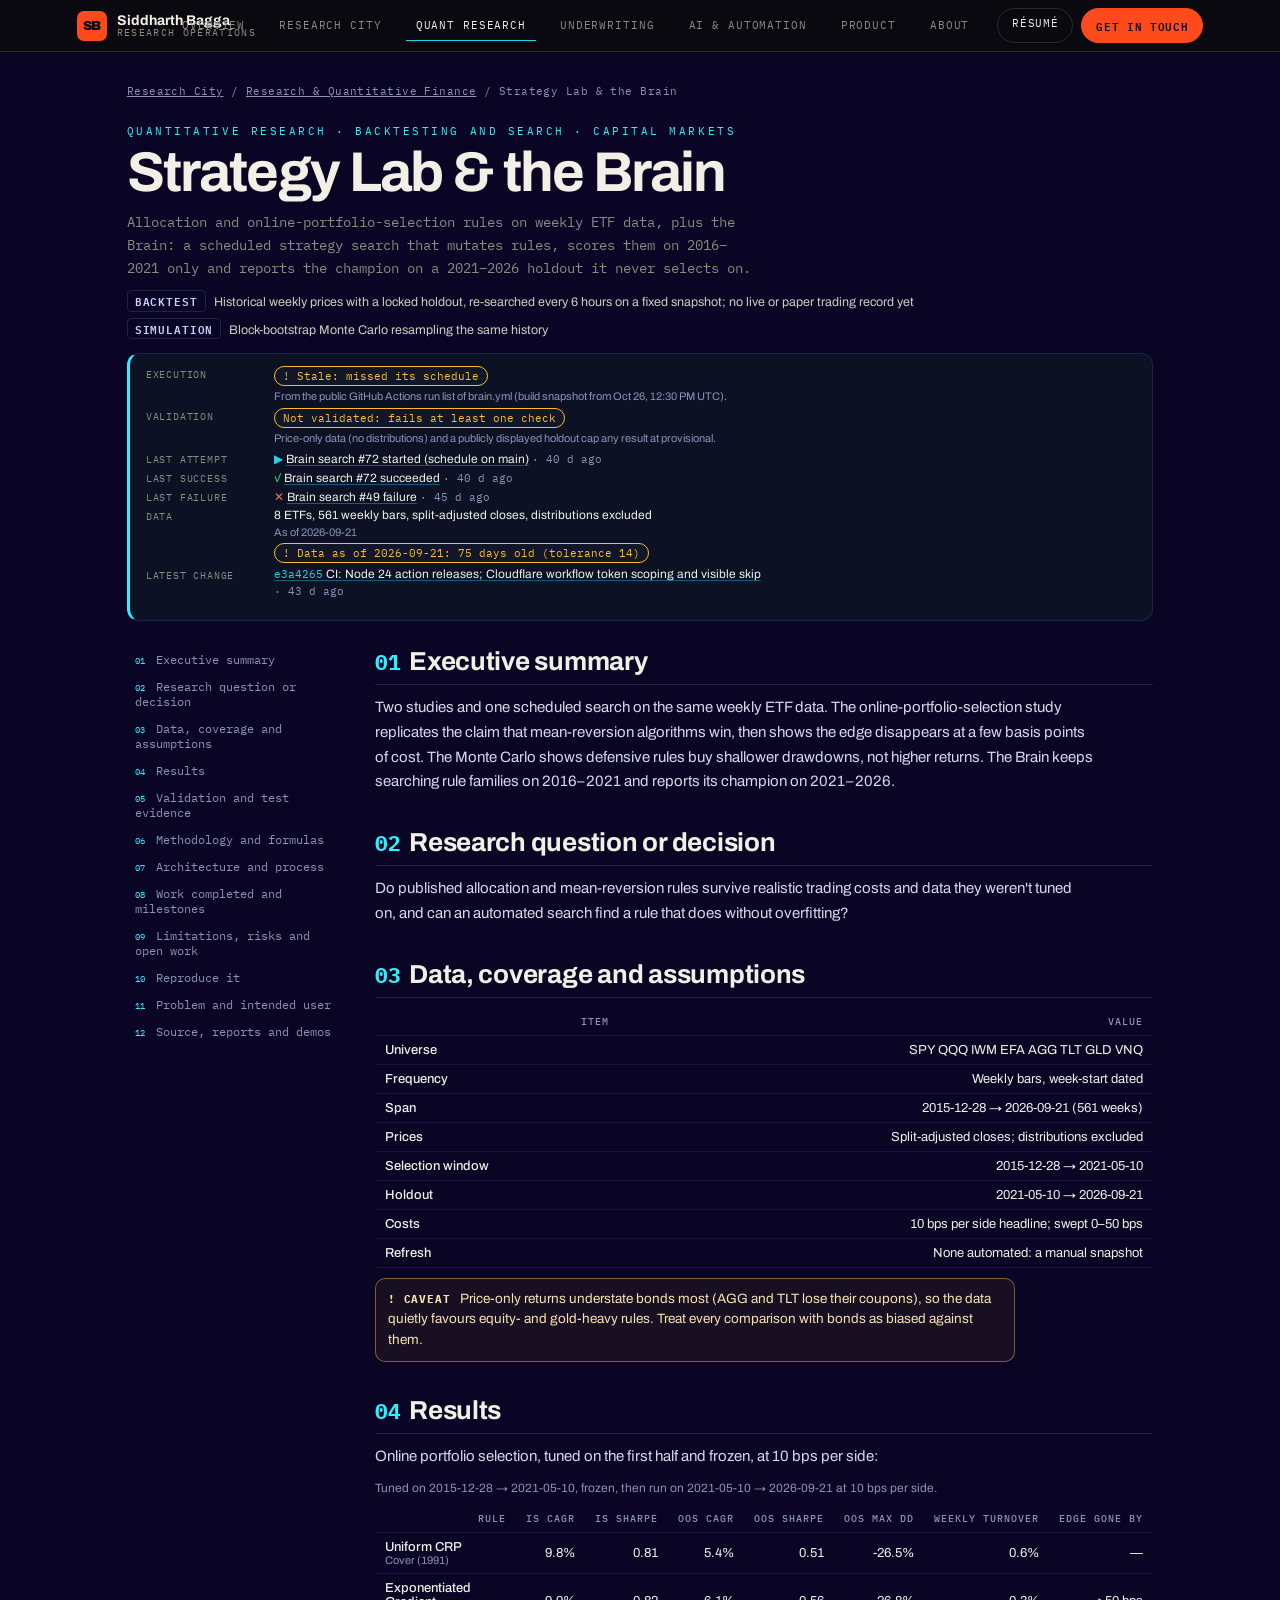
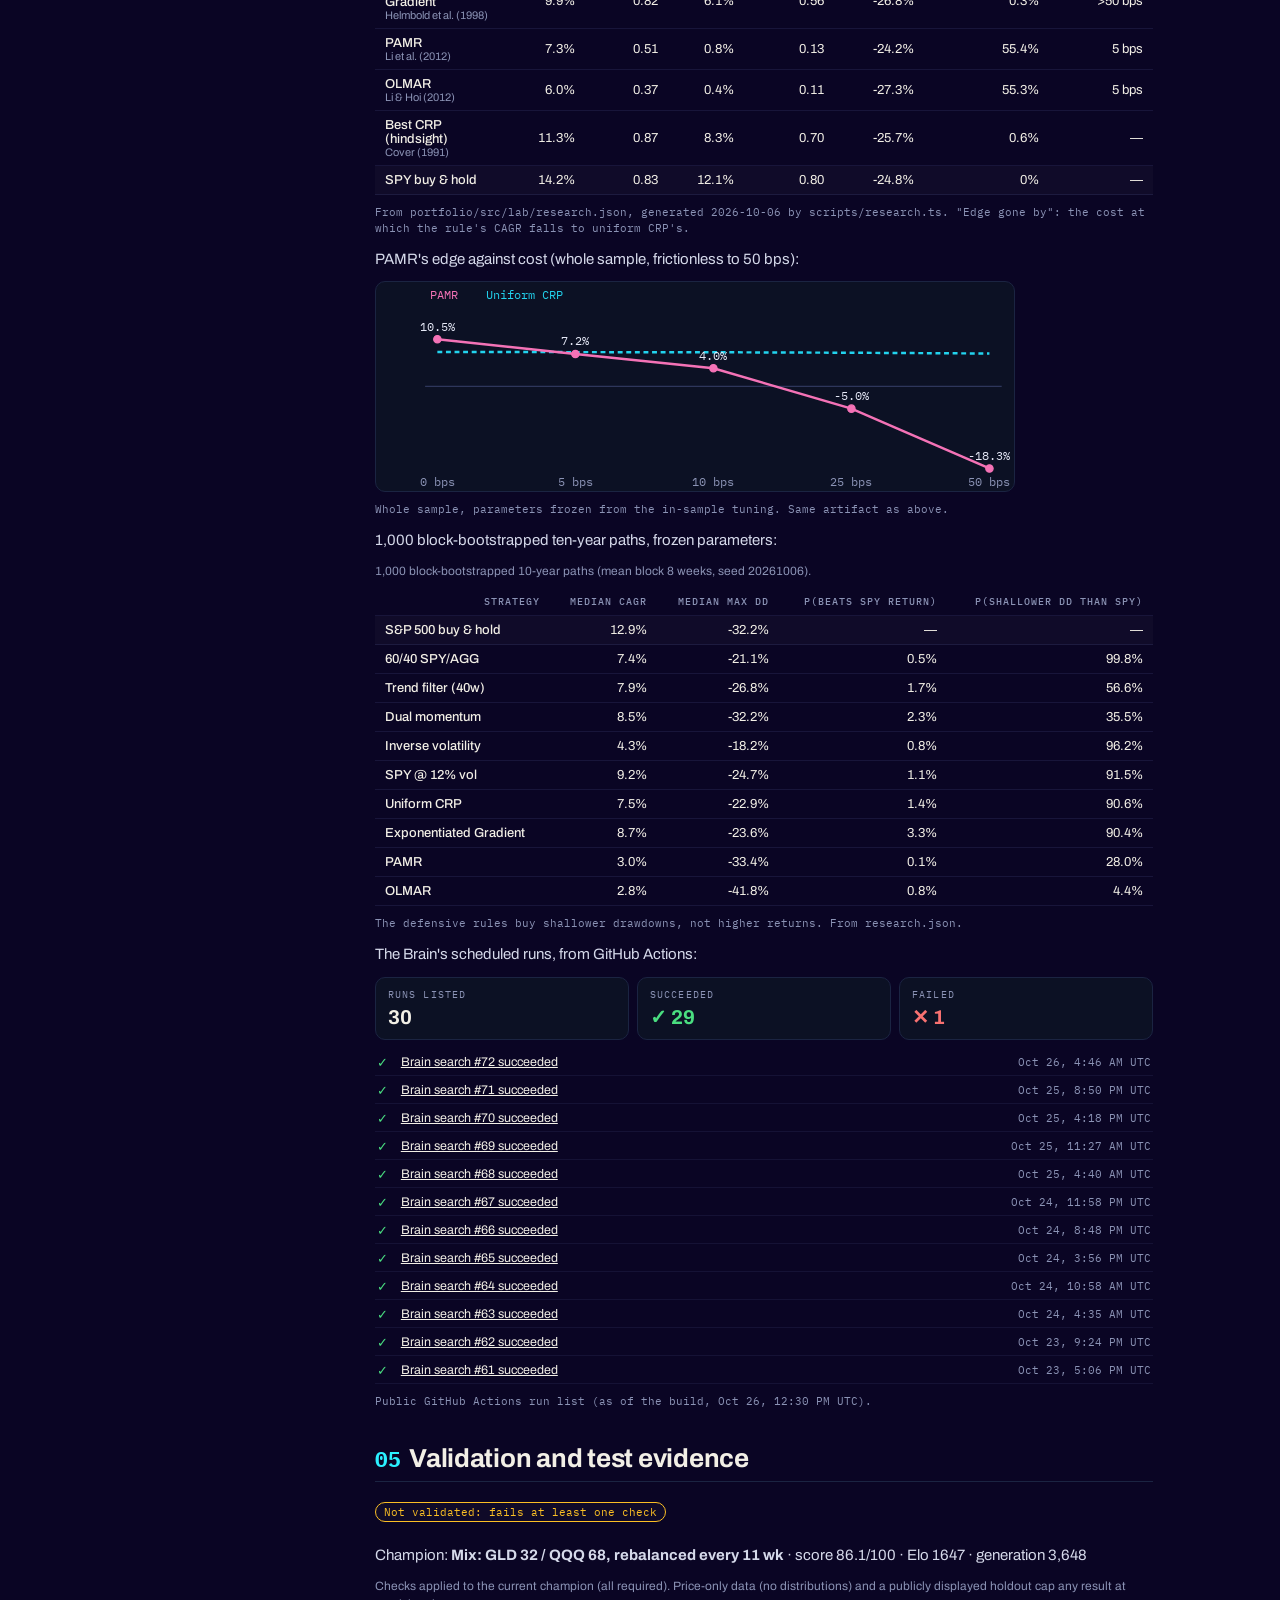
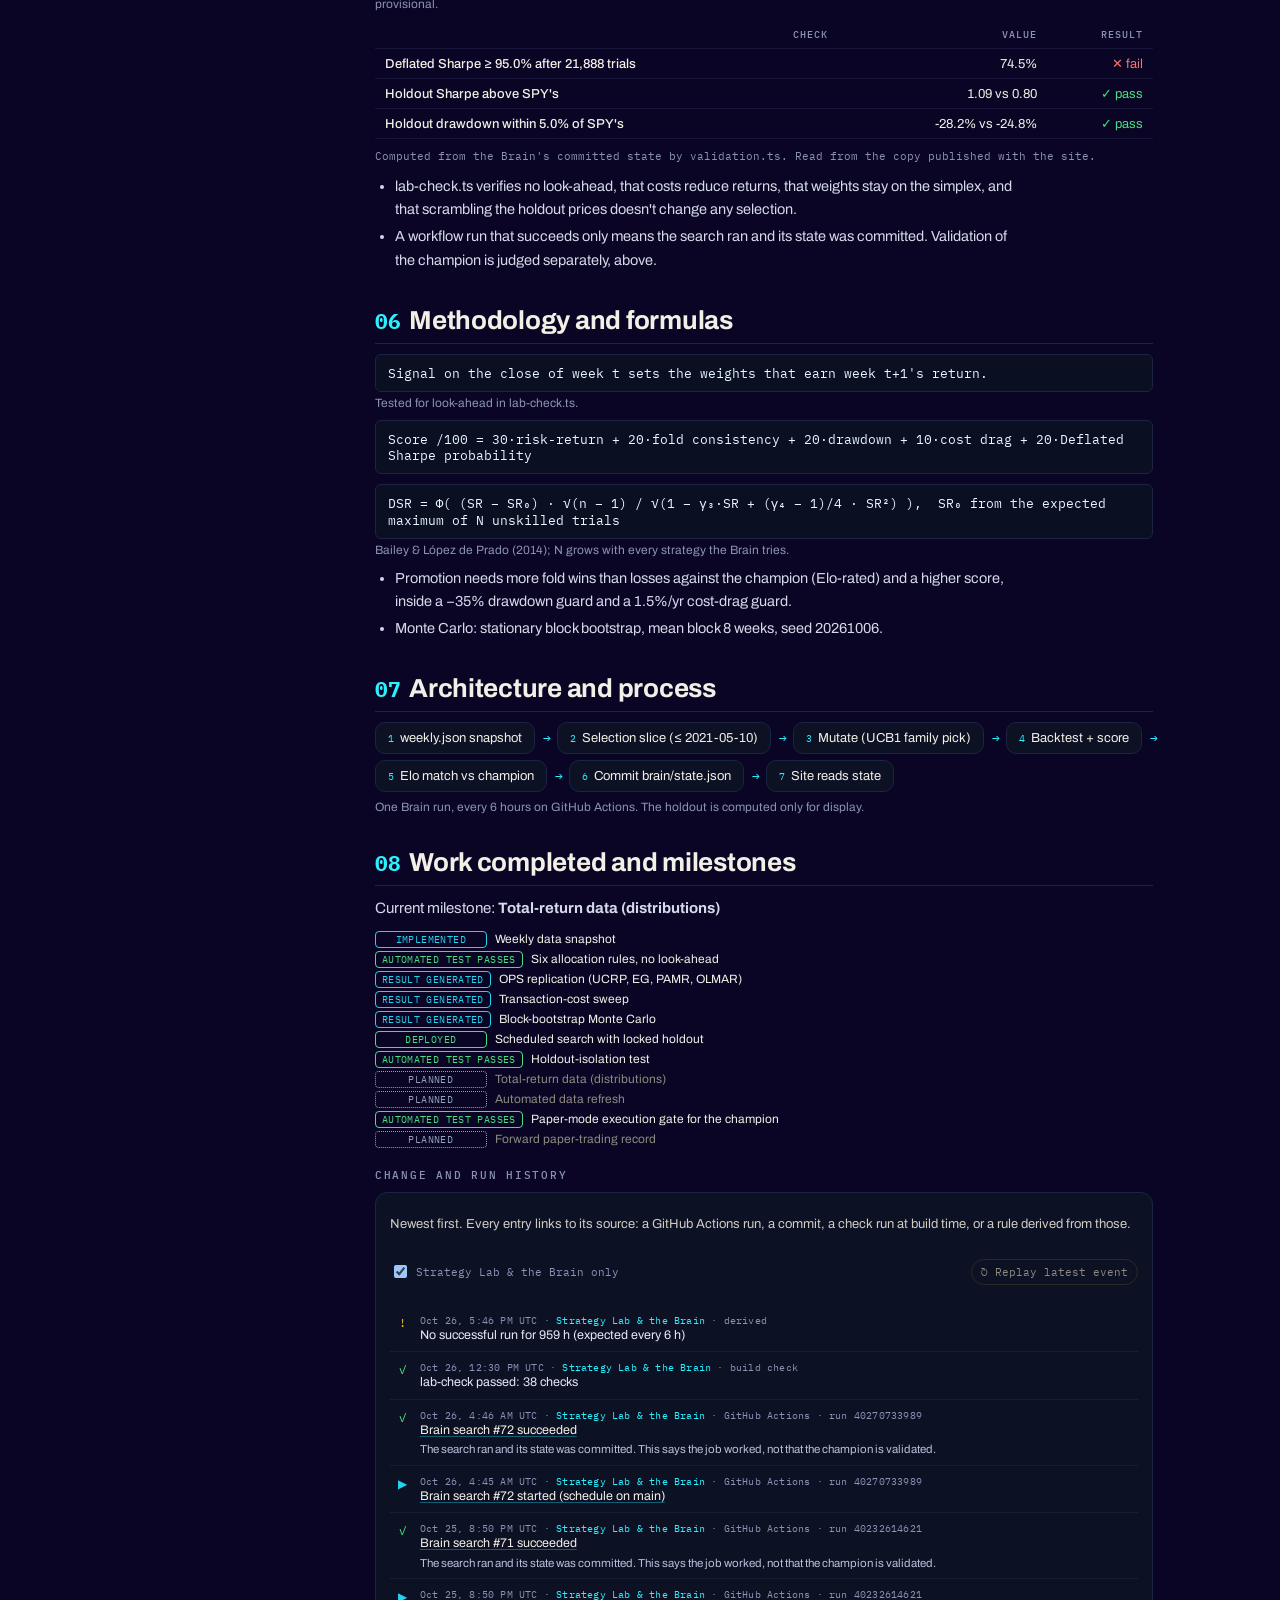
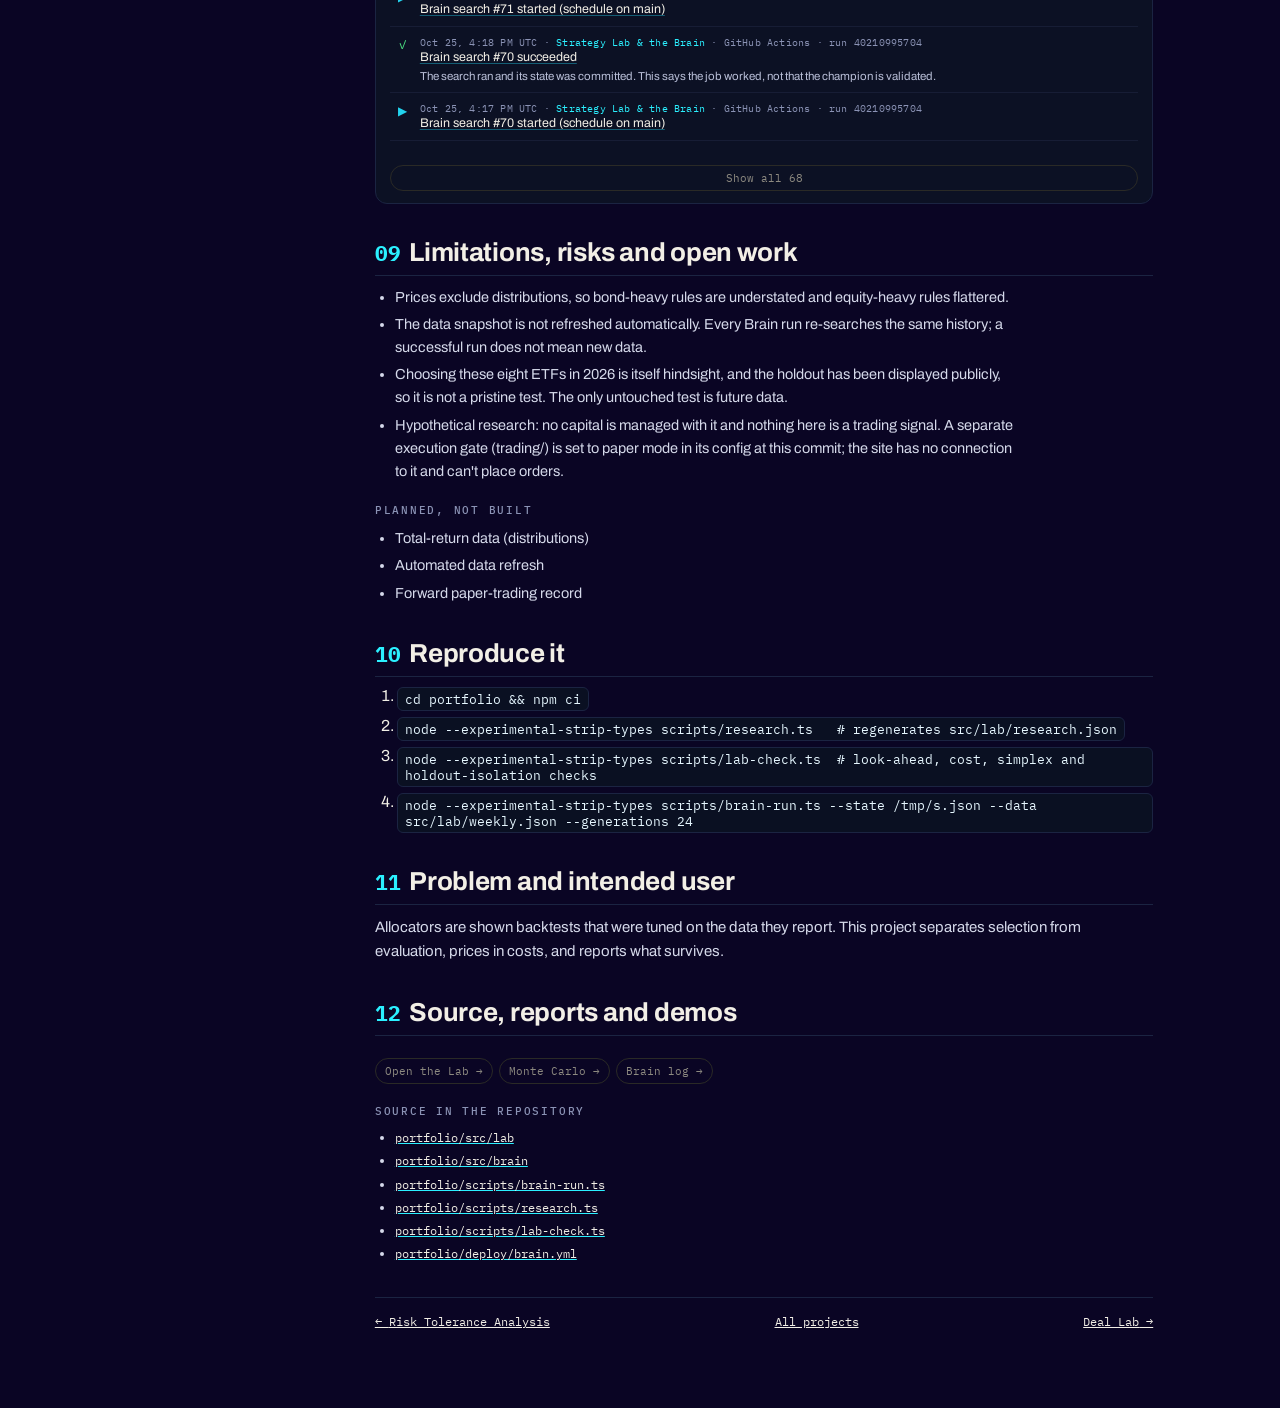
<file: research/strategy-lab/index.html>
<!doctype html>
<html lang="en">
  <head>
    <meta charset="UTF-8" />
    <meta name="viewport" content="width=device-width, initial-scale=1, viewport-fit=cover" />
    <title>Strategy Lab &amp; the Brain · case study | Siddharth Bagga</title>
    <meta name="description" content="Allocation and online-portfolio-selection rules on weekly ETF data, plus the Brain: a scheduled strategy search that mutates rules, scores them on 2016–2021 only and reports the champion on a 2021–2026 holdout it never selects on." />
    <meta name="robots" content="index, follow, noarchive" />
    <link rel="canonical" href="https://siddharthbagga29.github.io/research/strategy-lab/" />
    <meta name="theme-color" content="#070a17" />
    <link rel="icon" href="/favicon.svg" type="image/svg+xml" />
    <meta property="og:type" content="article" />
    <meta property="og:title" content="Strategy Lab &amp; the Brain — case study" />
    <meta property="og:description" content="Allocation and online-portfolio-selection rules on weekly ETF data, plus the Brain: a scheduled strategy search that mutates rules, scores them on 2016–2021 only and reports the champion on a 2021–2026 holdout it never selects on." />
    <meta property="og:url" content="https://siddharthbagga29.github.io/research/strategy-lab/" />
    <meta property="og:image" content="https://siddharthbagga29.github.io/og.png" />
    <meta name="twitter:card" content="summary_large_image" />
    <link rel="preconnect" href="https://fonts.googleapis.com" />
    <link rel="preconnect" href="https://fonts.gstatic.com" crossorigin />
    <link rel="stylesheet" href="https://fonts.googleapis.com/css2?family=Archivo:wght@400;500;700;900&family=IBM+Plex+Mono:wght@400;500;600&display=swap" />
    <script type="application/ld+json">{"@context":"https://schema.org","@type":"CreativeWork","name":"Strategy Lab & the Brain","url":"https://siddharthbagga29.github.io/research/strategy-lab/","description":"Allocation and online-portfolio-selection rules on weekly ETF data, plus the Brain: a scheduled strategy search that mutates rules, scores them on 2016–2021 only and reports the champion on a 2021–2026 holdout it never selects on.","genre":"Research & Quantitative Finance","author":{"@type":"Person","name":"Siddharth Bagga","url":"https://siddharthbagga29.github.io/"}}</script>
    <script type="module" crossorigin src="/assets/styles-DA4Bql7-.js"></script>
    <script type="module" crossorigin src="/assets/protect-zeKJqlG-.js"></script>
    <script type="module" crossorigin src="/assets/research-BMO7Kdnc.js"></script>
    <script type="module" crossorigin src="/assets/ops-BL6tucP7.js"></script>
    <script type="module" crossorigin src="/assets/model-CSn8uSuL.js"></script>
    <script type="module" crossorigin src="/assets/AnimatePresence-SbxVgCC4.js"></script>
    <script type="module" crossorigin src="/assets/City-BUt5FRvC.js"></script>
    <script type="module" crossorigin src="/assets/hq-U_ejpIOB.js"></script>
    <script type="module" crossorigin src="/assets/case-Jvb53wiN.js"></script>
    <link rel="stylesheet" crossorigin href="/assets/styles-B5KKP6Gx.css">
    <link rel="stylesheet" crossorigin href="/assets/City-PWlsBYvt.css">
    <link rel="stylesheet" crossorigin href="/assets/hq-BSkZHwdq.css">
    <link rel="stylesheet" crossorigin href="/assets/case-CMO2MsUw.css">
    <link rel="stylesheet" crossorigin href="/assets/lab-CRv44MjG.css">
  </head>
  <body>
    <div id="root" data-project="strategy-lab"><main style="max-width:760px;margin:0 auto;padding:120px 16px;font-family:monospace;color:#9aa3c7;background:#070a17"><h1 style="color:#eef1ff">Strategy Lab &amp; the Brain</h1><p>Allocation and online-portfolio-selection rules on weekly ETF data, plus the Brain: a scheduled strategy search that mutates rules, scores them on 2016–2021 only and reports the champion on a 2021–2026 holdout it never selects on.</p><p><a href="/research/" style="color:#22d3ee">Research City</a></p></main></div>
  </body>
</html>
</file>
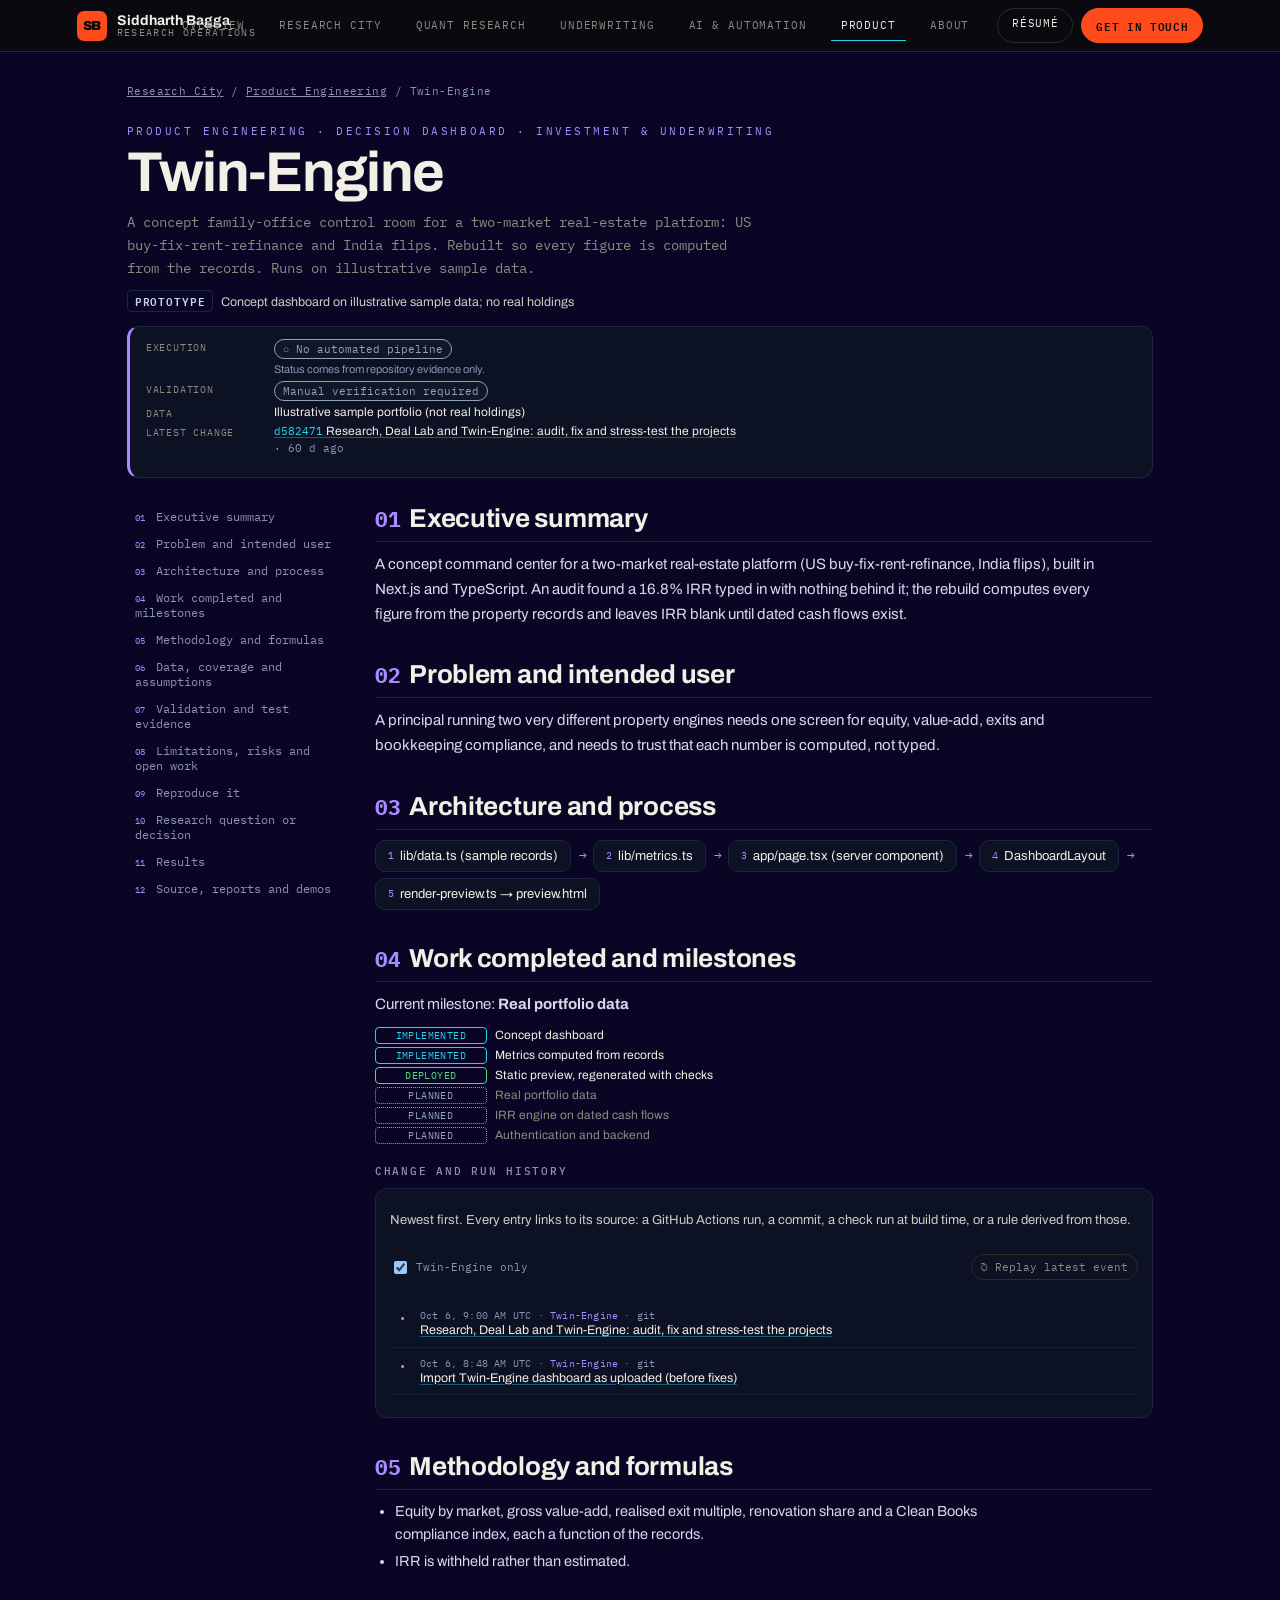
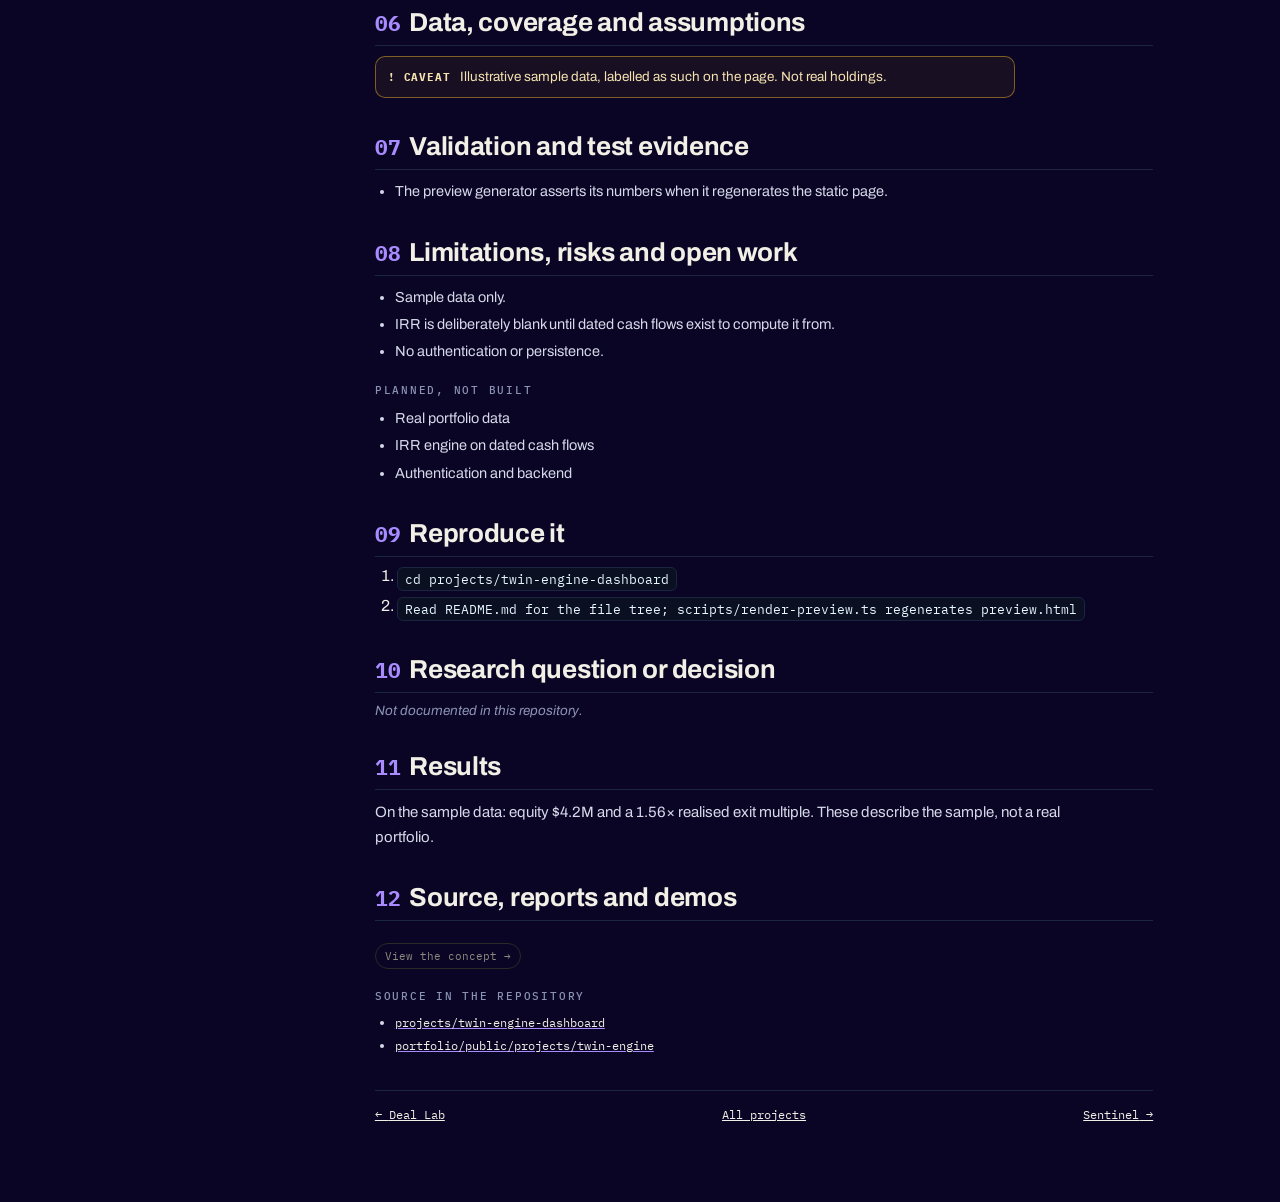
<file: research/twin-engine/index.html>
<!doctype html>
<html lang="en">
  <head>
    <meta charset="UTF-8" />
    <meta name="viewport" content="width=device-width, initial-scale=1, viewport-fit=cover" />
    <title>Twin-Engine · case study | Siddharth Bagga</title>
    <meta name="description" content="A concept family-office control room for a two-market real-estate platform: US buy-fix-rent-refinance and India flips. Rebuilt so every figure is computed from the records. Runs on illustrative sample data." />
    <meta name="robots" content="index, follow, noarchive" />
    <link rel="canonical" href="https://siddharthbagga29.github.io/research/twin-engine/" />
    <meta name="theme-color" content="#070a17" />
    <link rel="icon" href="/favicon.svg" type="image/svg+xml" />
    <meta property="og:type" content="article" />
    <meta property="og:title" content="Twin-Engine — case study" />
    <meta property="og:description" content="A concept family-office control room for a two-market real-estate platform: US buy-fix-rent-refinance and India flips. Rebuilt so every figure is computed from the records. Runs on illustrative sample data." />
    <meta property="og:url" content="https://siddharthbagga29.github.io/research/twin-engine/" />
    <meta property="og:image" content="https://siddharthbagga29.github.io/og.png" />
    <meta name="twitter:card" content="summary_large_image" />
    <link rel="preconnect" href="https://fonts.googleapis.com" />
    <link rel="preconnect" href="https://fonts.gstatic.com" crossorigin />
    <link rel="stylesheet" href="https://fonts.googleapis.com/css2?family=Archivo:wght@400;500;700;900&family=IBM+Plex+Mono:wght@400;500;600&display=swap" />
    <script type="application/ld+json">{"@context":"https://schema.org","@type":"CreativeWork","name":"Twin-Engine","url":"https://siddharthbagga29.github.io/research/twin-engine/","description":"A concept family-office control room for a two-market real-estate platform: US buy-fix-rent-refinance and India flips. Rebuilt so every figure is computed from the records. Runs on illustrative sample data.","genre":"Product Engineering","author":{"@type":"Person","name":"Siddharth Bagga","url":"https://siddharthbagga29.github.io/"}}</script>
    <script type="module" crossorigin src="/assets/styles-DA4Bql7-.js"></script>
    <script type="module" crossorigin src="/assets/protect-zeKJqlG-.js"></script>
    <script type="module" crossorigin src="/assets/research-BMO7Kdnc.js"></script>
    <script type="module" crossorigin src="/assets/ops-BL6tucP7.js"></script>
    <script type="module" crossorigin src="/assets/model-CSn8uSuL.js"></script>
    <script type="module" crossorigin src="/assets/AnimatePresence-SbxVgCC4.js"></script>
    <script type="module" crossorigin src="/assets/City-BUt5FRvC.js"></script>
    <script type="module" crossorigin src="/assets/hq-U_ejpIOB.js"></script>
    <script type="module" crossorigin src="/assets/case-Jvb53wiN.js"></script>
    <link rel="stylesheet" crossorigin href="/assets/styles-B5KKP6Gx.css">
    <link rel="stylesheet" crossorigin href="/assets/City-PWlsBYvt.css">
    <link rel="stylesheet" crossorigin href="/assets/hq-BSkZHwdq.css">
    <link rel="stylesheet" crossorigin href="/assets/case-CMO2MsUw.css">
    <link rel="stylesheet" crossorigin href="/assets/lab-CRv44MjG.css">
  </head>
  <body>
    <div id="root" data-project="twin-engine"><main style="max-width:760px;margin:0 auto;padding:120px 16px;font-family:monospace;color:#9aa3c7;background:#070a17"><h1 style="color:#eef1ff">Twin-Engine</h1><p>A concept family-office control room for a two-market real-estate platform: US buy-fix-rent-refinance and India flips. Rebuilt so every figure is computed from the records. Runs on illustrative sample data.</p><p><a href="/research/" style="color:#22d3ee">Research City</a></p></main></div>
  </body>
</html>
</file>
<file: assets/styles-B5KKP6Gx.css>
:root{--lightningcss-light: ;--lightningcss-dark:initial;color-scheme:dark;--ink:#0c0c0b;--ink2:#131312;--ink3:#1b1b19;--edge:#2a2a26;--bone:#f2efe6;--dim:#8d8a80;--hot:#ff4a1c;--amber:#ffb020;--grn:#15c26b;--cyan:#58d6ff;--red:#ff4d4d;--paper:#f4f1e8;--paperink:#1a1a17;--paperline:#d6d1c2;--disp:"Archivo", Helvetica, Arial, sans-serif;--mono:"IBM Plex Mono", ui-monospace, Menlo, monospace;--ser:"Spectral", Georgia, serif;--gutter:clamp(16px, 6vw, 92px)}*{box-sizing:border-box}html{background:#0a0524 radial-gradient(70% 60% at 72%,#160b40 0%,#0a0524 48%,#05020f 100%) fixed;margin:0}body{background:0 0;margin:0}main{z-index:1;position:relative}body{font-family:var(--disp);color:var(--bone);-webkit-font-smoothing:antialiased;overflow-x:hidden}a{color:inherit}button{font:inherit;color:inherit}::selection{background:var(--hot);color:var(--ink)}:focus-visible{outline:2px solid var(--hot);outline-offset:2px}.skip{z-index:100;background:var(--hot);color:var(--ink);font-family:var(--mono);border-radius:6px;padding:8px 12px;font-size:12px;position:fixed;top:-60px;left:8px}.skip:focus{top:8px}.tape{z-index:45;background:var(--ink2);border-bottom:1px solid var(--edge);height:30px;position:sticky;top:0;overflow:hidden}.tape-r{white-space:nowrap;width:max-content;line-height:30px;font-family:var(--mono);color:var(--dim);font-variant-numeric:tabular-nums;font-size:11px;display:flex}.tape-r span{padding-right:28px}.tape-r b{color:var(--bone);font-weight:500}.tape-r u{color:var(--dim);text-decoration:none}.tape-r u.up{color:var(--grn)}.tape-r u.down{color:var(--red)}.rig{position:relative}.vp{height:100vh;align-items:center;height:100svh;display:flex;position:sticky;top:0;overflow:hidden}.film{will-change:transform;display:flex}.panel{width:100vw;height:100vh;height:100svh;padding:96px var(--gutter) 200px;flex-direction:column;flex:none;justify-content:center;gap:14px;min-width:0;display:flex}.stack .panel{width:100%;height:auto;min-height:92svh;padding:56px 16px 112px}.panel-jarvis{justify-content:flex-start;padding-top:96px;overflow-y:auto}.stack .panel-jarvis{overflow:visible}.kicker{font-family:var(--mono);letter-spacing:.24em;text-transform:uppercase;color:var(--hot);font-size:10.5px}.mega{letter-spacing:-.045em;text-transform:uppercase;text-wrap:balance;margin:0;font-size:clamp(42px,10.5vw,142px);font-weight:900;line-height:.86}.mega em{-webkit-text-stroke:1.4px var(--bone);color:#0000;font-style:normal}.sub{font-family:var(--mono);color:var(--dim);max-width:60ch;margin:0;font-size:clamp(11.5px,1.4vw,14px);line-height:1.65}.sub b{color:var(--bone);font-weight:500}.sub a{text-decoration:none}.sec{letter-spacing:-.035em;text-transform:uppercase;margin:0;font-size:clamp(24px,4vw,46px);font-weight:900}.row{flex-wrap:wrap;gap:11px;display:flex}.foot{font-family:var(--mono);color:var(--dim);max-width:70ch;margin:18px 0 0;font-size:10.5px;line-height:1.6}.cta{border:1px solid var(--bone);font-family:var(--mono);letter-spacing:.1em;text-transform:uppercase;color:var(--bone);cursor:pointer;background:0 0;border-radius:999px;align-items:center;gap:9px;width:max-content;padding:11px 20px;font-size:11px;text-decoration:none;transition:background .25s,color .25s;display:inline-flex}.cta:hover{background:var(--bone);color:var(--ink)}.cta.hot{background:var(--hot);border-color:var(--hot);color:var(--ink);font-weight:600}.cta.hot:hover{background:var(--bone);border-color:var(--bone)}.hud{border:1px solid var(--edge);background:color-mix(in srgb, var(--ink2) 80%, transparent);border-radius:8px;grid-template-columns:repeat(auto-fit,minmax(150px,max-content));gap:6px 22px;max-width:860px;margin:4px 0 6px;padding:10px 14px;display:grid}.hud div{flex-direction:column;gap:2px;display:flex}.hud dt{font-family:var(--mono);letter-spacing:.2em;color:var(--amber);font-size:9px}.hud dd{font-family:var(--mono);color:var(--bone);margin:0;font-size:11.5px}.statrow{flex-wrap:wrap;gap:clamp(18px,4vw,56px);display:flex}.stat .v{letter-spacing:-.04em;font-variant-numeric:tabular-nums;color:var(--hot);font-size:clamp(30px,5.2vw,64px);font-weight:900;line-height:1}.stat .k{font-family:var(--mono);letter-spacing:.14em;text-transform:uppercase;color:var(--dim);max-width:20ch;margin-top:7px;font-size:10px;line-height:1.5}.term{border:1px solid var(--edge);background:#07090c;border-radius:4px;width:100%;max-width:860px;overflow:hidden}.term .th{border-bottom:1px solid var(--edge);font-family:var(--mono);letter-spacing:.14em;color:var(--amber);background:#0d1117;justify-content:space-between;gap:8px;padding:6px 10px;font-size:10px;display:flex}.term .tb{height:clamp(160px,30vh,260px);font-family:var(--mono);padding:11px 12px;font-size:12px;line-height:1.55;overflow-y:auto}.term .ln{white-space:pre-wrap;word-break:break-word}.term .sys{color:#8a6118}.term .ok{color:var(--grn)}.term .ok .jvt{color:var(--bone)}.term .warn{color:var(--amber)}.term .hd{color:var(--amber);margin-top:7px;font-weight:600}.term .kv{gap:9px;display:flex}.term .kv b{color:#5e6b76;flex:none;min-width:112px;font-weight:400}.term a{color:var(--cyan);border-bottom:1px dotted var(--cyan);text-decoration:none}.term .cl{border-top:1px solid var(--edge);background:#05070a;align-items:center;gap:7px;padding:8px 11px;display:flex}.term .cl span{color:var(--amber);font-family:var(--mono)}.term .cl input{min-width:0;color:var(--bone);font-family:var(--mono);letter-spacing:.02em;background:0 0;border:0;outline:0;flex:1;font-size:16px}@media (min-width:761px){.term .cl input{font-size:12.5px}}.term .cl button{border:1px solid var(--amber);color:var(--amber);font-family:var(--mono);cursor:pointer;letter-spacing:.1em;background:0 0;padding:3px 8px;font-size:10px}.term .cl button:hover{background:var(--amber);color:#000}.fkrow{flex-wrap:wrap;gap:5px;display:flex}.fk{border:1px solid var(--edge);background:var(--ink2);color:var(--dim);font-family:var(--mono);cursor:pointer;letter-spacing:.08em;padding:6px 10px;font-size:10px}.fk:hover{border-color:var(--amber);color:var(--amber)}.model-grid{grid-template-columns:minmax(0,1.5fr) minmax(260px,1fr);align-items:start;gap:18px;width:100%;max-width:1180px;display:grid}@media (max-width:1000px){.model-grid{grid-template-columns:1fr}}.xl{background:var(--paper);color:var(--paperink);border-radius:4px;min-width:0;overflow:hidden;box-shadow:0 16px 40px #00000080}.xl .bar{color:#fff;background:#217346;flex-wrap:wrap;gap:9px;padding:6px 10px;font-size:11.5px;font-weight:600;display:flex}.xl .bar .f{opacity:.86;font-weight:400;font-family:var(--mono);margin-left:auto;font-size:10px}.xl .fb{border-bottom:1px solid var(--paperline);font-family:var(--mono);background:#fff;font-size:11.5px;display:flex}.xl .fb .nb{border-right:1px solid var(--paperline);background:#fafafa;width:62px;padding:5px 8px;font-weight:600}.xl .fb .fx{border-right:1px solid var(--paperline);color:#687078;place-items:center;width:26px;font-style:italic;display:grid}.xl .fb .fc{color:#1a56c4;white-space:nowrap;flex:1;min-width:0;padding:5px 9px;overflow-x:auto}.xl .gw{max-height:clamp(180px,40vh,380px);overflow:auto}.xl table{border-collapse:collapse;font-variant-numeric:tabular-nums;width:100%;min-width:600px}.xl th,.xl td{border:1px solid var(--paperline);height:21px;font-family:var(--mono);white-space:nowrap;padding:0 6px;font-size:11px}.xl th{color:#4a5560;text-align:center;z-index:1;background:#f0f0ee;font-size:9.5px;font-weight:500;position:sticky;top:0}.xl td.rn{color:#4a5560;text-align:center;background:#f0f0ee;width:26px;font-size:9.5px}.xl td.lb{font-family:var(--disp);font-weight:500}.xl td.lb.hd{color:#1a5c38;background:#eef4f0;font-weight:700}.xl td.n{text-align:right;cursor:cell}.xl td.yr,.xl td.lb.yr{color:#4a5560;background:#f7f7f5;font-weight:600}.xl td.out{color:#b26a00;background:#fff8e6;font-weight:600}.xl td.bad{color:#b3302b;background:#ffecec;font-weight:600}.xl td.inp{color:#1a56c4;background:#eaf1fd;font-weight:600}.xl td.est{color:#1a56c4}.xl td.sel{outline-offset:-2px;outline:2px solid #217346}.xl .sb{border-top:1px solid var(--paperline);font-family:var(--mono);color:#687078;background:#f0f0ee;flex-wrap:wrap;gap:14px;padding:5px 10px;font-size:10px;display:flex}.xl .sb b{color:#1b1f23;font-weight:600}.model-side{flex-direction:column;gap:14px;display:flex}.sliders{flex-wrap:wrap;gap:18px;display:flex}.sl{flex-direction:column;flex:1;gap:4px;min-width:140px;display:flex}.sl label{font-family:var(--mono);letter-spacing:.11em;text-transform:uppercase;color:var(--dim);font-size:10px}.sl output{font-family:var(--mono);color:var(--amber);font-size:15px;font-weight:600}.sl input{width:100%;accent-color:var(--hot)}.eqbox .k{font-family:var(--mono);letter-spacing:.11em;text-transform:uppercase;color:var(--dim);font-size:10px}.eqbox .v{font-family:var(--mono);color:var(--hot);font-variant-numeric:tabular-nums;font-size:clamp(26px,3.4vw,40px);font-weight:600;line-height:1.1}.eqbox .v.err{color:var(--red)}.eqbox .s{font-family:var(--mono);font-size:10.5px}.eqbox .s.pass{color:var(--grn)}.eqbox .s.fail{color:var(--red)}.sens-h{font-family:var(--mono);letter-spacing:.12em;text-transform:uppercase;color:var(--dim);margin-bottom:6px;font-size:9.5px}.sens-grid{font-family:var(--mono);grid-template-columns:44px repeat(5,1fr);gap:3px;font-size:11px;display:grid}.sens-grid .ax{color:var(--dim);place-items:center;font-size:10px;display:grid}.sens .cell{border:1px solid var(--edge);cursor:pointer;color:var(--bone);font-variant-numeric:tabular-nums;border-radius:3px;padding:6px 0;position:relative}.sens .cell.on{outline:2px solid var(--amber);outline-offset:1px}.vdr{perspective:900px;grid-template-columns:210px 1fr;gap:14px;width:100%;min-width:0;max-width:980px;display:grid}@media (max-width:760px){.vdr{grid-template-columns:1fr}}.vdr .idx{border:1px solid var(--edge);background:var(--ink2);border-radius:5px;height:max-content;padding:10px}.vdr .idx .t{font-family:var(--mono);letter-spacing:.16em;color:var(--amber);margin:7px 0 4px;font-size:9.5px}.vdr .idx button{text-align:left;width:100%;color:var(--dim);font-family:var(--disp);cursor:pointer;background:0 0;border:0;border-radius:3px;gap:7px;padding:6px;font-size:12px;display:flex;position:relative}.vdr .idx button .n{font-family:var(--mono);color:#5d6b79;z-index:1;font-size:10px;position:relative}.vdr .idx button:hover{color:var(--bone)}.vdr .idx button[aria-current=true]{color:var(--amber)}.vdr .idx .pill{z-index:0;background:#2a2118;border-radius:3px;position:absolute;inset:0}.vdr .idx button{isolation:isolate}.vdr .wm{font-family:var(--mono);color:var(--dim);font-size:10px}.doc{background:var(--paper);color:var(--paperink);transform-origin:top;background-image:repeating-linear-gradient(0deg,#0000 0 24px,#00000007 24px 25px);border-radius:3px;min-height:clamp(200px,34vh,300px);padding:clamp(16px,2.6vw,26px);position:relative;overflow:hidden;box-shadow:0 16px 40px #00000080}.doc:after{content:"CONFIDENTIAL";font-family:var(--mono);letter-spacing:.13em;color:#b3302b26;pointer-events:none;font-size:clamp(17px,3vw,30px);font-weight:600;position:absolute;top:22px;right:-26px;transform:rotate(25deg)}.doc h3{font-family:var(--ser);margin:0 0 3px;font-size:clamp(17px,2.3vw,22px);font-weight:600}.doc .dl{font-family:var(--mono);letter-spacing:.14em;color:#5f5c52;text-transform:uppercase;font-size:9.5px}.doc p,.doc ul{font-family:var(--ser);max-width:62ch;margin:9px 0;font-size:14px;line-height:1.6}.doc ul{padding-left:18px}.doc table{border-collapse:collapse;width:100%;font-family:var(--mono);font-variant-numeric:tabular-nums;margin:7px 0;font-size:11.5px}.doc th{text-align:left;letter-spacing:.11em;color:#5f5c52;border-bottom:1.5px solid var(--paperink);text-transform:uppercase;padding:0 8px 5px 0;font-size:9px}.doc td{border-bottom:1px solid var(--paperline);padding:5px 8px 5px 0}.doc .r{text-align:right}.rd{background:var(--paperink);color:#0000;cursor:pointer;border-radius:1px;padding:0 4px;transition:background .28s,color .28s}.rd:hover,.rd:focus-visible{color:var(--paperink);background:#ff4a1c38;outline:none}.worklist{width:100%;max-width:920px}.work{border-top:1px solid var(--edge);color:var(--bone);flex-wrap:wrap;align-items:baseline;gap:clamp(10px,2.4vw,26px);padding:clamp(10px,1.5vw,15px) 0;text-decoration:none;display:flex;position:relative}.work:last-child{border-bottom:1px solid var(--edge)}.work .num{font-family:var(--mono);color:var(--dim);flex:none;font-size:10.5px}.work .ttl{letter-spacing:-.025em;flex:1;min-width:0;font-size:clamp(17px,2.6vw,28px);font-weight:700}.work .meta{font-family:var(--mono);color:var(--dim);flex:none;font-size:10px}.work .underline{background:var(--hot);transform-origin:0;height:1px;position:absolute;bottom:-1px;left:0;right:0}.desk{z-index:40;pointer-events:none;border:1px solid var(--edge);-webkit-backdrop-filter:blur(6px);backdrop-filter:blur(6px);background:#131312eb;border-radius:10px;width:clamp(120px,12vw,180px);padding:8px 8px 5px;position:fixed;bottom:14px;left:14px}.desk canvas{aspect-ratio:25/17;filter:drop-shadow(0 12px 22px #0000008c);width:100%;display:block}.desk-act{font-family:var(--mono);letter-spacing:.15em;text-transform:uppercase;color:var(--hot);text-align:center;height:14px;margin-top:2px;font-size:9.5px;overflow:hidden}.desk-act span{display:inline-block}@media (max-width:620px){.desk{width:112px;padding:6px 6px 4px;bottom:8px;left:8px}.desk-act{font-size:8px}}.dots{z-index:44;flex-direction:column;gap:0;display:flex;position:fixed;top:50%;right:9px;transform:translateY(-50%)}.dots button{cursor:pointer;background:0 0;border:0;place-items:center;width:24px;height:24px;padding:0;display:grid;position:relative}.dots button:before{content:"";border:1px solid var(--dim);border-radius:50%;width:10px;height:10px;transition:background .2s,border-color .2s,transform .2s}.dots button[aria-current=true]:before{background:var(--hot);border-color:var(--hot);transform:scale(1.35)}.dot-label{white-space:nowrap;font-family:var(--mono);letter-spacing:.1em;text-transform:uppercase;color:var(--bone);background:var(--ink2);border:1px solid var(--edge);opacity:0;pointer-events:none;border-radius:4px;padding:3px 7px;font-size:10px;transition:opacity .2s;position:absolute;top:50%;right:18px;transform:translateY(-50%)}.dots button:hover .dot-label,.dots button:focus-visible .dot-label{opacity:1}.progress{background:var(--hot);transform-origin:0;z-index:46;height:2px;position:fixed;bottom:0;left:0;right:0}.hint{font-family:var(--mono);letter-spacing:.14em;color:var(--bone);z-index:46;text-transform:uppercase;pointer-events:none;font-size:10px;position:fixed;bottom:14px;left:50%;translate:-50%}.cursor{border:1px solid var(--hot);pointer-events:none;z-index:90;mix-blend-mode:difference;border-radius:50%;position:fixed;top:0;left:0;translate:-50% -50%}.bursts{pointer-events:none;z-index:80;position:fixed;inset:0}.burst{font-family:var(--mono);color:var(--amber);white-space:nowrap;background:#0c0c0bd9;border:1px solid #3a2e20;border-radius:4px;padding:3px 7px;font-size:11px;position:absolute;translate:-50% -100%}.ripple{border:1.5px solid var(--hot);border-radius:50%;width:22px;height:22px;margin:-11px 0 0 -11px;position:absolute}.orb{flex:none;place-items:center;display:grid;position:relative}.orb-ring{border:1.5px solid;border-radius:50%;position:absolute;inset:8%;border-top-color:#0000!important}.orb-core{border-radius:50%;width:46%;height:46%;box-shadow:0 0 22px #ff4a1c73}.jx{border:1px solid var(--edge);background:linear-gradient(#151513,#10100f);border-radius:12px;flex-direction:column;width:100%;min-width:0;display:flex;overflow:hidden}.jx-station{max-width:920px}.jx-head{border-bottom:1px solid var(--edge);align-items:center;gap:12px;padding:10px 12px;display:flex}.jx-title{flex-direction:column;flex:1;min-width:0;display:flex}.jx-title strong{font-family:var(--mono);letter-spacing:.3em;font-size:13px}.jx-title span{font-family:var(--mono);color:var(--dim);white-space:nowrap;text-overflow:ellipsis;font-size:10px;overflow:hidden}.jx-status{font-family:var(--mono);letter-spacing:.12em;text-transform:uppercase;border:1px solid var(--edge);color:var(--dim);white-space:nowrap;border-radius:999px;padding:4px 8px;font-size:10px}.jx-status.s-listening{color:var(--grn);border-color:var(--grn)}.jx-status.s-armed{color:var(--amber);border-color:var(--amber)}.jx-status.s-thinking{color:var(--cyan);border-color:var(--cyan)}.jx-status.s-speaking{color:var(--hot);border-color:var(--hot)}.jx-icon{border:1px solid var(--edge);color:var(--dim);cursor:pointer;background:0 0;border-radius:6px;flex:none;width:30px;height:30px}.jx-icon:hover{color:var(--bone);border-color:var(--dim)}.jx-pulse{border-bottom:1px solid var(--edge);scrollbar-width:none;background:#0b0b0a;gap:2px;display:flex;overflow-x:auto}.jx-pulse span{border-right:1px solid var(--edge);flex-direction:column;min-width:max-content;padding:5px 10px;display:flex}.jx-pulse i{font-style:normal;font-family:var(--mono);letter-spacing:.16em;color:var(--dim);font-size:8.5px}.jx-pulse b{font-family:var(--mono);color:var(--grn);font-variant-numeric:tabular-nums;font-size:11px;font-weight:500}.jx-body{flex:1;min-height:0;display:flex}.jx-main{flex-direction:column;flex:1;min-width:0;min-height:0;display:flex}.jx-log{flex-direction:column;gap:10px;height:clamp(170px,32vh,300px);padding:12px;display:flex;overflow-y:auto}.jx-full .jx-log{flex:1;height:auto;min-height:0}.jx-msg{word-break:break-word;border-radius:10px;max-width:90%;padding:9px 12px;font-size:13.5px;line-height:1.55}.jx-msg.u{background:#2a2118;border:1px solid #3a2e20;align-self:flex-end}.jx-msg.u.interim{opacity:.6;font-style:italic}.jx-msg.a{background:var(--ink3);border:1px solid var(--edge);align-self:flex-start}.jx-text{white-space:pre-wrap}.jx-skills{flex-wrap:wrap;gap:6px;margin-top:8px;display:flex}.skill{border:1px solid var(--hot);color:var(--hot);font-family:var(--mono);cursor:pointer;background:#ff4a1c14;border-radius:6px;align-items:center;gap:5px;padding:5px 9px;font-size:11px;text-decoration:none;display:inline-flex}.skill:hover{background:var(--hot);color:var(--ink)}.jx-meta{font-family:var(--mono);color:var(--dim);flex-wrap:wrap;align-items:center;gap:10px;margin-top:7px;font-size:10px;display:flex}.jx-meta button{color:var(--dim);font-family:var(--mono);cursor:pointer;background:0 0;border:0;padding:0;font-size:10px;-webkit-text-decoration:underline dotted;text-decoration:underline dotted}.jx-meta button:hover{color:var(--bone)}.tag{border:1px solid var(--edge);text-transform:uppercase;letter-spacing:.1em;border-radius:3px;padding:1px 6px;font-size:9px}.tag.e-instant{color:var(--grn);border-color:#1d4a33}.tag.e-neural{color:var(--cyan);border-color:#1e4252}.tag.e-guard-fallback{color:var(--amber);border-color:#4d3a14}.jx-src,.jx-trace{border:1px solid var(--edge);background:#0d0d0c;border-radius:6px;margin:8px 0 0;padding:8px 8px 8px 26px;font-size:11.5px;overflow:hidden}.jx-src li{color:var(--dim);margin:3px 0}.jx-src b{color:var(--amber);font-weight:500;font-family:var(--mono);font-size:10.5px}.jx-trace{font-family:var(--mono);font-size:10.5px}.jx-trace li{color:var(--dim);margin:2px 0}.jx-trace code{color:var(--cyan)}.jx-trace .k-guard code{color:var(--amber)}.jx-trace .k-tool code{color:var(--hot)}.digest-h{font-family:var(--mono);letter-spacing:.14em;color:var(--amber);justify-content:space-between;align-items:center;margin-bottom:4px;font-size:10px;display:flex}.digest p{border-left:2px solid #0000;border-radius:2px;margin:6px 0;padding:4px 8px;transition:background .3s,border-color .3s}.digest p.now{border-left-color:var(--hot);background:#ff4a1c1a}.digest b{color:var(--amber);font-weight:600}.jx-warn{font-family:var(--mono);color:var(--amber);margin:0 12px;font-size:11px}.jx-note{font-family:var(--mono);color:var(--dim);margin:0 12px 10px;font-size:10.5px}.jx-compose{border-top:1px solid var(--edge);align-items:center;gap:7px;padding:10px;display:flex}.jx-compose input{background:var(--ink);border:1px solid var(--edge);min-width:0;color:var(--bone);font-family:var(--disp);border-radius:8px;outline:0;flex:1;padding:9px 12px;font-size:16px}@media (min-width:761px){.jx-compose input{font-size:13.5px}}.jx-compose input:focus{border-color:var(--hot)}.jx-agent{background:var(--ink);color:var(--bone);border:1px solid var(--edge);font-family:var(--mono);border-radius:8px;padding:8px;font-size:11px}.jx-mic,.jx-send{cursor:pointer;border-radius:8px;flex:none}.jx-mic{border:1px solid var(--edge);background:var(--ink);width:40px;height:38px;color:var(--bone);place-items:center;display:grid}.jx-mic.live{border-color:var(--grn);color:var(--grn);box-shadow:0 0 0 4px #15c26b26}.jx-mic:disabled{opacity:.35;cursor:not-allowed}.jx-send{border:1px solid var(--hot);background:var(--hot);color:var(--ink);font-family:var(--mono);letter-spacing:.09em;text-transform:uppercase;height:38px;padding:0 15px;font-size:11px;font-weight:600}.jx-send:disabled{opacity:.45;cursor:default}.jx-chips{flex-wrap:wrap;gap:6px;padding:0 10px 8px;display:flex}.chip{border:1px solid var(--edge);color:var(--dim);font-family:var(--mono);cursor:pointer;background:0 0;border-radius:999px;padding:5px 9px;font-size:10.5px}.chip:hover{border-color:var(--hot);color:var(--hot)}.jx-toggles{flex-wrap:wrap;align-items:center;gap:14px;padding:0 12px 10px;display:flex}.toggle{cursor:pointer;font-family:var(--mono);color:var(--bone);background:0 0;border:0;align-items:center;gap:7px;padding:0;font-size:10.5px;display:inline-flex}.toggle:disabled{opacity:.4;cursor:not-allowed}.toggle em{color:var(--dim);font-style:normal}.toggle .track{background:var(--edge);border-radius:999px;width:28px;height:14px;padding:2px;display:flex}.toggle[aria-checked=true] .track{background:var(--hot)}.toggle .knob{background:var(--bone);border-radius:50%;width:10px;height:10px;display:block}.jx-rail{border-right:1px solid var(--edge);flex-direction:column;flex:none;gap:6px;width:250px;padding:10px;display:flex;overflow-y:auto}@media (max-width:860px){.jx-rail{display:none}}.rail-h{font-family:var(--mono);letter-spacing:.2em;text-transform:uppercase;color:var(--amber);margin:8px 0 2px;font-size:9.5px}.rail-item{text-align:left;cursor:pointer;background:0 0;border:1px solid #0000;border-radius:6px;flex-direction:column;gap:2px;padding:7px 8px;display:flex}.rail-item b{font-size:13px}.rail-item span{font-family:var(--mono);color:var(--dim);font-size:10px}.rail-item:hover{background:var(--ink3)}.rail-item[aria-pressed=true]{border-color:var(--hot);background:#ff4a1c12}.rail-card{border:1px solid var(--edge);border-radius:8px;flex-direction:column;gap:8px;padding:8px;font-size:12px;display:flex}.rail-row{flex-wrap:wrap;align-items:center;gap:6px;display:flex}.rail-row em{width:100%;font-style:normal;font-family:var(--mono);color:var(--dim);padding-left:14px;font-size:10px}.led{background:var(--edge);border-radius:50%;flex:none;width:8px;height:8px}.led.on{background:var(--grn);box-shadow:0 0 8px var(--grn)}.led.warn{background:var(--amber)}.dl-bar{background:var(--edge);border-radius:2px;height:4px;overflow:hidden}.dl-bar i{background:var(--cyan);height:100%;display:block}.rail-skills{color:var(--dim);flex-direction:column;gap:5px;margin:0;padding:0;font-size:11.5px;list-style:none;display:flex}.rail-skills code{color:var(--hot);font-size:10.5px}.launcher{z-index:50;border:1px solid var(--edge);cursor:pointer;-webkit-backdrop-filter:blur(8px);backdrop-filter:blur(8px);background:#131312eb;border-radius:999px;align-items:center;gap:10px;padding:6px 14px 6px 6px;display:flex;position:fixed;bottom:26px;right:16px;box-shadow:0 10px 30px #00000080}.launcher>span{font-family:var(--mono);letter-spacing:.08em;text-transform:uppercase;align-items:center;gap:8px;font-size:11px;display:flex}.launcher kbd,.pal kbd{font-family:var(--mono);border:1px solid var(--edge);color:var(--dim);border-radius:4px;padding:1px 5px;font-size:9.5px}@media (hover:none){.launcher kbd{display:none}}@media (max-width:620px){.launcher{bottom:16px;right:10px}}.overlay{z-index:70;-webkit-backdrop-filter:blur(10px);backdrop-filter:blur(10px);background:#050505b8;justify-content:center;align-items:center;padding:16px;display:flex;position:fixed;inset:0}.overlay-panel{width:min(1180px,100%);height:min(860px,100%);display:flex}.overlay-panel .jx{height:100%;box-shadow:0 30px 80px #0009}@media (max-width:620px){.overlay{padding:0}.overlay-panel .jx{border-radius:0}}.pal-back{z-index:85;-webkit-backdrop-filter:blur(4px);backdrop-filter:blur(4px);background:#05050599;justify-content:center;align-items:flex-start;padding:12vh 16px 16px;display:flex;position:fixed;inset:0}.pal{background:var(--ink2);border:1px solid var(--edge);border-radius:12px;width:min(620px,100%);overflow:hidden;box-shadow:0 30px 80px #0009}.pal input{border:0;border-bottom:1px solid var(--edge);width:100%;color:var(--bone);font-size:16px;font-family:var(--disp);background:0 0;outline:0;padding:14px 16px}.pal ul{max-height:50vh;margin:0;padding:6px;list-style:none;overflow-y:auto}.pal-g{font-family:var(--mono);letter-spacing:.18em;text-transform:uppercase;color:var(--amber);padding:8px 10px 4px;font-size:9.5px}.pal button{text-align:left;cursor:pointer;background:0 0;border:0;border-radius:6px;justify-content:space-between;gap:10px;width:100%;padding:8px 10px;font-size:13.5px;display:flex}.pal button.on{background:var(--ink3);color:var(--hot)}.pal-f{border-top:1px solid var(--edge);font-family:var(--mono);color:var(--dim);gap:14px;padding:8px 14px;font-size:10px;display:flex}@media (prefers-reduced-motion:reduce){*{scroll-behavior:auto!important;transition-duration:.01ms!important;animation-duration:.01ms!important}}.jx-seg{border:1px solid var(--edge);border-radius:8px;gap:2px;width:max-content;max-width:calc(100% - 20px);margin:0 10px;padding:3px;display:flex}.jx-seg button{font-family:var(--mono);letter-spacing:.08em;text-transform:uppercase;color:var(--dim);cursor:pointer;isolation:isolate;background:0 0;border:0;border-radius:6px;padding:5px 12px;font-size:10.5px;position:relative}.jx-seg button[aria-selected=true]{color:var(--ink)}.jx-seg .seg-pill{background:var(--hot);z-index:-1;border-radius:6px;position:absolute;inset:0}.jx-station .jx-compose{border-top:0}.jx-station .jx-seg{margin-top:10px}.jx-station .jx-main>.jx-log{border-bottom:1px solid var(--edge)}@media (max-width:620px){.dots{display:none}.launcher{padding:5px}.launcher>span{display:none}.desk-act{white-space:nowrap;text-overflow:ellipsis;overflow:hidden}.jx-title span{display:none}.jx-log{height:38svh}.hud{grid-template-columns:1fr 1fr}}.nav{z-index:47;height:52px;padding:0 var(--gutter);background:color-mix(in srgb, var(--ink) 82%, transparent);-webkit-backdrop-filter:blur(10px);backdrop-filter:blur(10px);border-bottom:1px solid var(--edge);align-items:center;gap:18px;display:flex;position:fixed;top:30px;left:0;right:0}.nav-id{align-items:center;gap:10px;min-width:0;text-decoration:none;display:flex}.mono-mark{background:var(--hot);width:30px;height:30px;color:var(--ink);letter-spacing:-.02em;border-radius:7px;flex:none;place-items:center;font-size:13px;font-weight:900;display:grid}.nav-name{white-space:nowrap;flex-direction:column;font-size:14px;font-weight:700;line-height:1.1;display:flex}.nav-name em{font-style:normal;font-family:var(--mono);letter-spacing:.14em;text-transform:uppercase;color:var(--dim);font-size:9.5px;font-weight:400}.nav-links{gap:4px;margin-left:auto;display:flex}.nav-links a{font-family:var(--mono);letter-spacing:.08em;text-transform:uppercase;color:var(--dim);padding:8px 10px;font-size:11px;text-decoration:none;position:relative}.nav-links a:hover,.nav-links a[aria-current]{color:var(--bone)}.nav-u{background:var(--hot);border-radius:1px;height:2px;position:absolute;bottom:2px;left:10px;right:10px}.nav-cta{flex:none;gap:8px;display:flex}.nav-btn{border:1px solid var(--edge);font-family:var(--mono);letter-spacing:.06em;text-transform:uppercase;cursor:pointer;white-space:nowrap;background:0 0;border-radius:999px;padding:7px 14px;font-size:11px;text-decoration:none}.nav-btn:hover{border-color:var(--bone)}.nav-btn.hot{background:var(--hot);border-color:var(--hot);color:var(--ink);font-weight:600}@media (max-width:980px){.nav-links{display:none}.nav-cta{margin-left:auto}}@media (max-width:480px){.nav-name em{display:none}.nav-btn{padding:7px 10px;font-size:10px}.nav-name{font-size:13px}}.stack .panel{padding-top:104px}.avail{width:max-content;max-width:100%;font-family:var(--mono);letter-spacing:.04em;color:var(--bone);background:#15c26b12;border:1px solid #1d4a33;border-radius:999px;align-items:center;gap:9px;padding:6px 12px;font-size:11px;display:inline-flex}.pulse{background:var(--grn);border-radius:50%;flex:none;width:8px;height:8px;animation:2s infinite pulse;box-shadow:0 0 #15c26b99}@keyframes pulse{70%{box-shadow:0 0 0 8px #15c26b00}to{box-shadow:0 0 #15c26b00}}.panel-exp{justify-content:flex-start;overflow-y:auto}.tl{border-left:1px solid var(--edge);flex-direction:column;gap:14px;max-width:980px;margin:0;padding:0;list-style:none;display:flex}.tl>li{grid-template-columns:150px 1fr;gap:16px;padding-left:18px;display:grid;position:relative}.tl>li:before{content:"";background:var(--hot);border-radius:50%;width:9px;height:9px;position:absolute;top:6px;left:-5px}.tl-when{font-family:var(--mono);color:var(--amber);padding-top:2px;font-size:11px}.tl-body h3{letter-spacing:-.01em;margin:0;font-size:clamp(15px,1.8vw,19px)}.tl-body h3 span{color:var(--dim);font-weight:400}.tl-tag{font-family:var(--mono);letter-spacing:.08em;text-transform:uppercase;color:var(--grn);margin:5px 0 2px;font-size:10px;display:inline-block}.tl-body ul{color:#cfccc2;max-width:78ch;margin:4px 0 0;padding-left:16px;font-size:13.5px;line-height:1.55}.tl>li.tl-sep{padding:6px 0 0 18px;display:block}.tl>li.tl-sep:before{background:var(--amber)}.tl-sep span{font-family:var(--mono);letter-spacing:.2em;text-transform:uppercase;color:var(--amber);font-size:10.5px}.tl>li.tl-early{display:block}.tl>li.tl-early:before{background:var(--edge)}.tl-early p{color:var(--dim);max-width:78ch;margin:0;font-size:12.5px;line-height:1.5}@media (max-width:700px){.tl>li{grid-template-columns:1fr;gap:4px}}.edu{grid-template-columns:repeat(auto-fit,minmax(220px,1fr));gap:10px 22px;max-width:980px;margin:6px 0 0;display:grid}.edu dt{font-size:13.5px;font-weight:700}.edu dd{font-family:var(--mono);color:var(--dim);margin:2px 0 0;font-size:11px}.mega-sm{font-size:clamp(40px,7vw,96px)}.paths{grid-template-columns:repeat(3,minmax(0,1fr));gap:12px;width:100%;max-width:980px;display:grid}@media (max-width:760px){.paths{grid-template-columns:1fr}}.path{text-align:left;border:1px solid var(--edge);background:var(--ink2);cursor:pointer;border-radius:10px;flex-direction:column;gap:6px;padding:14px 16px;display:flex}.path b{font-size:18px}.path span{color:var(--dim);font-size:13px;line-height:1.45}.path em{font-style:normal;font-family:var(--mono);color:var(--hot);letter-spacing:.06em;text-transform:uppercase;margin-top:4px;font-size:11px}.path:hover{border-color:var(--hot)}.direct{flex-wrap:wrap;align-items:center;gap:14px 28px;display:flex}.direct>div:not(.row){flex-direction:column;gap:2px;display:flex}.direct .lbl{font-family:var(--mono);letter-spacing:.18em;text-transform:uppercase;color:var(--amber);font-size:9.5px}.direct .val{font-family:var(--mono);color:var(--bone);-webkit-user-select:all;user-select:all;font-size:14px;text-decoration:none}a.chip{text-decoration:none}.cx-back{z-index:88;-webkit-backdrop-filter:blur(8px);backdrop-filter:blur(8px);background:#050505b3;justify-content:center;align-items:center;padding:16px;display:flex;position:fixed;inset:0}.cx{background:var(--ink2);border:1px solid var(--edge);border-radius:14px;width:min(760px,100%);max-height:100%;overflow-y:auto;box-shadow:0 30px 80px #0009}.cx-head{border-bottom:1px solid var(--edge);justify-content:space-between;gap:12px;padding:18px 20px 12px;display:flex}.cx-head h2{letter-spacing:-.02em;margin:4px 0;font-size:24px}.cx-head p{color:var(--dim);margin:0;font-size:13px}.cx-form{flex-direction:column;gap:14px;padding:14px 20px 18px;display:flex}.cx-intents{border:0;grid-template-columns:repeat(4,minmax(0,1fr));gap:8px;margin:0;padding:0;display:grid}.cx-intents legend{font-family:var(--mono);letter-spacing:.16em;text-transform:uppercase;color:var(--amber);margin-bottom:8px;font-size:10px}.cx-intents label{border:1px solid var(--edge);cursor:pointer;border-radius:9px;flex-direction:column;gap:2px;padding:9px 10px;display:flex}.cx-intents label.on{border-color:var(--hot);background:#ff4a1c14}.cx-intents input{opacity:0;pointer-events:none;position:absolute}.cx-intents label:focus-within{outline:2px solid var(--hot);outline-offset:2px}.cx-intents b{font-size:13.5px}.cx-intents span{color:var(--dim);font-size:11px}@media (max-width:640px){.cx-intents{grid-template-columns:1fr 1fr}}.cx-grid{grid-template-columns:1fr 1fr;gap:10px 12px;display:grid}@media (max-width:520px){.cx-grid{grid-template-columns:1fr}}.cx-field{flex-direction:column;gap:4px;min-width:0;display:flex}.cx-field label,.cx-note{font-family:var(--mono);color:var(--dim);letter-spacing:.06em;font-size:10.5px}.cx-field i{color:var(--hot);font-style:normal}.cx-field input,.cx-preview textarea{background:var(--ink);border:1px solid var(--edge);color:var(--bone);font:16px var(--disp);border-radius:8px;outline:0;width:100%;padding:9px 11px}.cx-field input:focus,.cx-preview textarea:focus{border-color:var(--hot)}.cx-field.bad input{border-color:var(--red)}.cx-err{color:var(--red);font-size:11px;font-family:var(--mono)}.cx-preview{border:1px solid var(--edge);background:#0e0e0d;border-radius:10px;flex-direction:column;gap:6px;padding:10px 12px;display:flex}.cx-preview-h{font-family:var(--mono);color:var(--dim);letter-spacing:.06em;justify-content:space-between;align-items:center;gap:8px;font-size:10px;display:flex}.cx-subj{font-size:13px}.cx-subj b{color:var(--amber);font-weight:500;font-family:var(--mono);font-size:11px}.cx-preview pre{white-space:pre-wrap;word-break:break-word;font:13px/1.55 var(--disp);color:#dcd9cf;max-height:190px;margin:0;overflow-y:auto}.cx-preview pre.sel{-webkit-user-select:all;user-select:all;outline:1px dashed var(--amber)}.cx-actions{flex-wrap:wrap;align-items:center;gap:8px;display:flex}.cx-actions .cta{padding:10px 16px}.cx-actions .cta:disabled{opacity:.6;cursor:progress}.cx-or{font-family:var(--mono);color:var(--dim);font-size:10.5px}.cx-fine{color:var(--dim);margin:0;font-size:11.5px;line-height:1.5}.linkish{color:var(--bone);cursor:pointer;font:inherit;background:0 0;border:0;padding:0;-webkit-text-decoration:underline dotted;text-decoration:underline dotted}.cx-warn{color:var(--amber);margin:0;font-size:12.5px;overflow:hidden}.cx-done{flex-direction:column;align-items:flex-start;gap:10px;padding:26px 20px 24px;display:flex}.cx-done h3{margin:0;font-size:22px}.cx-done p{color:var(--dim);margin:0}.cx-check{background:var(--grn);width:44px;height:44px;color:var(--ink);border-radius:50%;place-items:center;font-size:22px;font-weight:900;display:grid}.hp{opacity:0;width:1px;height:1px;position:absolute;left:-9999px}.ssr{max-width:860px;font-family:var(--mono);color:var(--dim);margin:0 auto;padding:120px 16px 80px;font-size:13px;line-height:1.6}.ssr h1{font-family:var(--disp);color:var(--bone);letter-spacing:-.04em;text-transform:uppercase;margin:0 0 14px;font-size:clamp(40px,8vw,96px);line-height:.9}.ssr h2{font-family:var(--disp);color:var(--bone);text-transform:uppercase;letter-spacing:-.01em;margin:26px 0 6px;font-size:18px}.ssr a{color:var(--bone)}.ssr strong{color:var(--bone);font-weight:500}@media (min-width:761px) and (max-height:860px){.panel{gap:10px;padding-top:90px;padding-bottom:180px}#hero .mega{font-size:clamp(38px,8vw,108px)}.hud{padding:8px 12px}}.cx-actions{background:var(--ink2);border-top:1px solid var(--edge);z-index:2;padding:10px 0 12px;position:sticky;bottom:0}@media (max-width:520px){.cx-head p{font-size:12px}.cx-or{width:100%}.cx-actions .cta:not(.hot){padding:8px 12px;font-size:10px}.cx-actions .cta.hot{justify-content:center;width:100%}.cx-preview pre{max-height:130px}}@media (max-width:760px){.sub{font-size:13.5px}.foot,.edu dd,.stat .k,.avail,.chip,.tl-when,.tl-tag,.hud dd,.direct .lbl,.kicker,.cx-fine,.jx-meta,.desk-act{font-size:12px}.hud dt{font-size:11px}.term .tb{font-size:12.5px}}.sched{border:1px solid var(--edge);background:var(--ink2);border-radius:12px;flex-direction:column;gap:10px;width:100%;max-width:980px;padding:14px 16px;display:flex}.sched-h{flex-wrap:wrap;justify-content:space-between;align-items:center;gap:12px;display:flex}.sched-h>div{flex-direction:column;gap:2px;display:flex}.sched-h .lbl{font-family:var(--mono);letter-spacing:.18em;text-transform:uppercase;color:var(--amber);font-size:10px}.sched-h b{font-size:18px}.sched-frame{background:var(--ink2);border:0;border-radius:8px;width:100%;height:min(680px,70vh)}.sched-ok{color:var(--grn);font-family:var(--mono);margin:0;font-size:12px}.panel-research{justify-content:flex-start;gap:10px;padding-top:84px;overflow-y:auto}.rs-head{align-items:flex-end;gap:24px;width:100%;max-width:1240px;display:flex}.rs-head p{color:#bdbab0;max-width:620px;margin:0;font-size:13px;line-height:1.5}.rs-more{color:#22d3ee;white-space:nowrap}.rs-loading{font-family:var(--mono);color:var(--dim);padding:40px 0;font-size:11px}.rs-city{flex:1;width:100%;max-width:1240px;min-height:0;display:flex}@media (max-width:900px){.rs-head{flex-direction:column;align-items:flex-start;gap:8px}}.rs{grid-template-columns:repeat(auto-fit,minmax(205px,1fr));gap:12px;width:100%;max-width:1180px;display:grid}.rs-card{border:1px solid var(--edge);background:var(--ink2);border-radius:12px;flex-direction:column;gap:8px;padding:14px 16px;display:flex}.rs-tag{font-family:var(--mono);letter-spacing:.16em;text-transform:uppercase;color:var(--amber);font-size:10px}.rs-card h3{letter-spacing:-.01em;margin:0;font-size:18px}.rs-card p{color:#cfccc2;margin:0;font-size:13px;line-height:1.5}.rs-card ul{flex-wrap:wrap;gap:6px;margin:0;padding:0;list-style:none;display:flex}.rs-card li{font-family:var(--mono);color:var(--grn);border:1px solid #1d4a33;border-radius:999px;padding:2px 8px;font-size:10.5px}.rs-links{flex-wrap:wrap;gap:6px;margin-top:auto;display:flex}@media (max-width:760px){.rs-card li{font-size:12px}}.greet{z-index:51;-webkit-backdrop-filter:blur(10px);backdrop-filter:blur(10px);background:#0e1014f5;border:1px solid #1f3a44;border-radius:14px;width:min(340px,100vw - 32px);padding:12px 14px;position:fixed;bottom:84px;right:16px;box-shadow:0 18px 50px #0000008c,0 0 0 1px #22d3ee14,0 0 40px #22d3ee14}.greet:after{content:"";background:#0e1014f5;border-bottom:1px solid #1f3a44;border-right:1px solid #1f3a44;width:12px;height:12px;position:absolute;bottom:-7px;right:38px;transform:rotate(45deg)}.greet-who{font-family:var(--mono);letter-spacing:.2em;color:#22d3ee;align-items:center;gap:7px;font-size:10px;display:flex}.greet-who i{background:#22d3ee;border-radius:50%;width:8px;height:8px;animation:1.4s ease-in-out infinite greetp;box-shadow:0 0 10px #22d3ee}@keyframes greetp{50%{opacity:.35}}.greet p{color:var(--bone);margin:6px 0 10px;font-size:14px;line-height:1.5}.greet-row{flex-wrap:wrap;align-items:center;gap:6px;display:flex}.greet-row button{border:1px solid var(--edge);color:var(--dim);font-family:var(--mono);cursor:pointer;background:0 0;border-radius:999px;padding:5px 10px;font-size:10.5px}.greet-row .greet-go{background:var(--hot);border-color:var(--hot);color:var(--ink);font-weight:600}.greet-row .greet-x{margin-left:auto;padding:5px 8px}.concierge{width:min(360px,100vw - 32px)}.greet-who .greet-x{color:var(--dim);cursor:pointer;background:0 0;border:0;margin-left:auto;padding:2px 4px;font-size:12px;line-height:1}.greet-who .greet-x:hover{color:var(--bone)}.greet-who i.talking{animation:.5s ease-in-out infinite alternate greett}@keyframes greett{0%{opacity:.6;transform:scale(.8)}to{opacity:1;transform:scale(1.35)}}.greet-chips{flex-wrap:wrap;gap:6px;margin-bottom:10px;display:flex}.greet-chips button{color:var(--bone);cursor:pointer;background:#22d3ee0f;border:1px solid #1f3a44;border-radius:999px;padding:7px 12px;font-size:12.5px;transition:background .15s,border-color .15s}.greet-chips button:hover,.greet-chips button:focus-visible{background:#22d3ee29;border-color:#22d3ee;outline:none}.greet-chips .greet-go{background:var(--hot);border-color:var(--hot);color:var(--ink);font-weight:600}.greet-row .greet-later{margin-left:auto}@media (max-width:560px){.concierge{width:auto;bottom:76px;left:12px;right:12px}.greet-chips button{padding:6px 10px;font-size:12px}}@media (prefers-reduced-motion:reduce){.greet-who i,.greet-who i.talking{animation:none}}.exp-grid{grid-template-columns:minmax(0,1fr);gap:14px;width:100%;min-width:0;max-width:1180px;display:grid}.exp-grid .tl,.exp-grid .edu,.tl-body{min-width:0}.tl-body h3,.tl-body li,.edu dd{overflow-wrap:anywhere}.exp-side{align-content:start;gap:14px;min-width:0;display:grid}@media (min-width:1200px){.exp-grid{grid-template-columns:minmax(0,1.15fr) minmax(0,1fr);gap:36px}.exp-side .tl>li{grid-template-columns:1fr;gap:2px}.exp-side .tl-body h3 span{font-size:.85em;display:block}.exp-side .edu{grid-template-columns:1fr 1fr}}.greet-who .greet-state{color:var(--dim);letter-spacing:.14em;margin-left:8px;font-size:9.5px}.greet-proto{background:#22d3ee26;border-radius:2px;height:2px;margin:2px 0 10px;overflow:hidden}.greet-proto i{background:#22d3ee;height:100%;transition:width .6s;display:block;box-shadow:0 0 8px #22d3ee}.greet-row .greet-credit{font-family:var(--mono);color:var(--dim);letter-spacing:.06em;font-size:9.5px}.view-only body{-webkit-user-select:none;user-select:none;-webkit-touch-callout:none}.view-only input,.view-only textarea,.view-only select,.view-only [contenteditable]{-webkit-user-select:text;user-select:text;-webkit-touch-callout:default}.view-only img,.view-only svg,.view-only canvas{-webkit-user-drag:none;-webkit-user-select:none;user-select:none}@media print{body>*{display:none!important}body:after{content:"This page is view-only. Contact Siddharth Bagga for a copy of his résumé.";color:#000;padding:48px;font:16px/1.5 system-ui,sans-serif;display:block}}.term .tb:focus-visible,.jx-pulse:focus-visible{outline:2px solid var(--hot);outline-offset:-2px}
</file>
<file: assets/deal-DiV4Vrrs.css>
.deal-group{border-bottom:1px solid var(--edge);flex-direction:column;gap:8px;padding-bottom:6px;display:flex}.deal-group .sl output{font-size:13px}.signal{border:1px solid var(--edge);border-radius:12px;flex-direction:column;gap:4px;padding:14px 16px;display:flex}.signal .lbl{font:10px var(--mono);letter-spacing:.18em;text-transform:uppercase;color:var(--dim)}.signal b{letter-spacing:-.01em;font-size:clamp(20px,2.6vw,28px)}.signal.go{background:#15c26b12;border-color:#1d4a33}.signal.go b{color:var(--grn)}.signal.no{background:#ffb0200f;border-color:#4d3a14}.signal.no b{color:var(--amber)}.signal .v1{color:var(--dim);font-size:12px}.signal .v1 i{color:var(--bone);font-style:normal}.deal-hist{grid-template-columns:repeat(30,minmax(0,1fr));padding:8px 8px 20px;position:relative}.deal-hist .hb.ok{background:#15c26bb3}.deal-hist .minline{background:var(--bone);width:2px;position:absolute;top:0;bottom:18px}.deal-notes{flex-direction:column;gap:8px;display:flex}.deal-notes ul{color:#cfccc2;margin:0;padding-left:16px;font-size:13px;line-height:1.5}
</file>
<file: assets/lab-CRv44MjG.css>
.lab .nav{top:0}.lab-main{max-width:1240px;padding:84px var(--gutter) 80px;flex-direction:column;gap:34px;margin:0 auto;display:flex}.lab-hero h1{letter-spacing:-.045em;text-transform:uppercase;margin:8px 0 12px;font-size:clamp(44px,8vw,104px);font-weight:900;line-height:.88}.lab-hero h1 em{-webkit-text-stroke:1.4px var(--bone);color:#0000;font-style:normal}.lab-flag{font-family:var(--mono);color:var(--amber);background:#ffb0200f;border:1px solid #4d3a14;border-radius:8px;max-width:80ch;margin:10px 0 0;padding:8px 12px;font-size:11.5px}.lab-grid{grid-template-columns:300px minmax(0,1fr);align-items:start;gap:22px;display:grid}@media (max-width:920px){.lab-grid{grid-template-columns:1fr}}.lab-controls{border:1px solid var(--edge);background:var(--ink2);border-radius:12px;flex-direction:column;gap:12px;max-height:calc(100vh - 90px);padding:14px;display:flex;position:sticky;top:70px;overflow-y:auto}@media (max-width:920px){.lab-controls{max-height:none;position:static}}.lab-h{font-family:var(--mono);letter-spacing:.18em;text-transform:uppercase;color:var(--amber);font-size:10px}.lab-presets{flex-wrap:wrap;gap:6px;display:flex}.lab-strats{grid-template-columns:1fr 1fr;gap:6px;display:grid}.lab-strats button{text-align:left;border:1px solid var(--edge);cursor:pointer;background:0 0;border-radius:8px;padding:8px;font-size:12.5px}.lab-strats button.on{border-color:var(--hot);background:#ff4a1c14}.lab-blurb{color:var(--dim);margin:0;font-size:12.5px;line-height:1.5}.lab-controls select{background:var(--ink);color:var(--bone);border:1px solid var(--edge);font:12px var(--mono);border-radius:6px;padding:7px}.lab-weights{flex-direction:column;gap:6px;display:flex}.lab-weights .sl output{font-size:12px}.lab-universe{border:1px solid var(--edge);font:12px var(--mono);border-radius:8px;flex-wrap:wrap;gap:8px 12px;padding:8px;display:flex}.lab-universe legend{letter-spacing:.14em;text-transform:uppercase;color:var(--dim);padding:0 4px;font-size:10px}.lab-universe label{align-items:center;gap:5px;display:flex}.lab-results{flex-direction:column;gap:12px;min-width:0;display:flex}.kpis{grid-template-columns:repeat(6,minmax(0,1fr));gap:8px;display:grid}@media (max-width:1100px){.kpis{grid-template-columns:repeat(3,minmax(0,1fr))}}.kpi{border:1px solid var(--edge);background:var(--ink2);border-radius:10px;flex-direction:column;gap:3px;padding:10px 12px;display:flex;overflow:hidden}.kpi .k{font-family:var(--mono);letter-spacing:.14em;text-transform:uppercase;color:var(--dim);font-size:9.5px}.kpi .v{font-family:var(--mono);font-variant-numeric:tabular-nums;font-size:clamp(17px,2vw,22px);font-weight:600}.kpi .v.good{color:var(--grn)}.kpi .v.bad{color:var(--bone)}.kpi .vs{font-family:var(--mono);color:var(--dim);font-size:10px}.chart{border:1px solid var(--edge);background:#0e0e0d;border-radius:10px;padding:6px;position:relative}.chart svg{touch-action:pan-y;width:100%;height:auto;display:block}.chart .grid{stroke:var(--edge);stroke-width:1px}.chart .ax{fill:var(--dim);font:10px var(--mono)}.chart .ln{fill:none;stroke-width:2px;stroke-linejoin:round}.chart .ln.s{stroke:var(--hot)}.chart .ln.b{stroke:#6e7a86;stroke-width:1.5px}.chart .end{fill:var(--bone)}.chart .cross{stroke:var(--dim);stroke-dasharray:3 3}.chart .dot.s{fill:var(--hot)}.chart .dot.b{fill:#6e7a86}.chart .tip{background:var(--ink2);border:1px solid var(--edge);font:11px var(--mono);pointer-events:none;white-space:nowrap;border-radius:6px;flex-direction:column;padding:6px 8px;display:flex;position:absolute;top:12px;transform:translate(-50%)}.chart.dd .dd-area{fill:#ff4d4d59;stroke:var(--red);stroke-width:1px}.chart .dd-label{font:10px var(--mono);color:var(--dim);letter-spacing:.1em;text-transform:uppercase;position:absolute;top:8px;right:12px}.lab-chart-foot{font:11px var(--mono);color:var(--dim);justify-content:space-between;display:flex}.lab-chart-foot label{align-items:center;gap:6px;display:flex}.sw{vertical-align:middle;width:14px;height:3px;margin:0 4px 0 10px;display:inline-block}.sw.s{background:var(--hot)}.sw.b{background:#6e7a86}.lab-table{grid-template-columns:minmax(0,1fr) minmax(0,1fr);gap:16px;display:grid}@media (max-width:700px){.lab-table{grid-template-columns:1fr}}.lab-table table{border-collapse:collapse;width:100%;font:12px var(--mono);font-variant-numeric:tabular-nums}.lab-table th{text-align:left;letter-spacing:.14em;text-transform:uppercase;color:var(--dim);border-bottom:1px solid var(--edge);padding:6px 0;font-size:9.5px}.lab-table td{border-bottom:1px solid #1d1d1b;padding:6px 0}.lab-table .r{text-align:right}.holdings{flex-direction:column;gap:7px;display:flex}.hold{font:12px var(--mono);grid-template-columns:44px 1fr 44px;align-items:center;gap:8px;display:grid}.hold i{background:var(--edge);border-radius:4px;height:8px;overflow:hidden}.hold i b{background:var(--hot);height:100%;display:block}.hold em{text-align:right;color:var(--dim);font-style:normal}.stress-grid{grid-template-columns:repeat(4,minmax(0,1fr));gap:10px;margin-top:10px;display:grid}@media (max-width:860px){.stress-grid{grid-template-columns:1fr 1fr}}.stress{border:1px solid var(--edge);background:var(--ink2);border-radius:10px;flex-direction:column;gap:6px;padding:12px;display:flex}.stress div{font-family:var(--mono);justify-content:space-between;align-items:baseline;display:flex}.stress span{font-variant-numeric:tabular-nums;font-size:18px;font-weight:600}.stress em{color:var(--dim);font-size:10.5px;font-style:normal}.pos{color:var(--grn)}.neg{color:var(--red)}.lab-method ul{color:#cfccc2;flex-direction:column;gap:8px;max-width:86ch;margin:10px 0;padding-left:18px;font-size:14px;line-height:1.55;display:flex}.lab-method a{color:var(--bone)}@media (max-width:760px){.lab-main{padding-top:76px}.kpi .k,.lab-h,.chart .ax{font-size:11px}}.lab-ops,.lab-mc{flex-direction:column;gap:12px;display:flex}.finding{border-left:3px solid var(--hot);color:#e7e3d8;background:#ff4a1c0f;border-radius:0 8px 8px 0;max-width:92ch;padding:12px 14px;font-size:14px;line-height:1.6}.finding b{color:var(--hot)}.ops-table,.mc-table{display:block;overflow-x:auto}.ops-table table,.mc-table table{min-width:860px}.lab-table td .ref{color:var(--dim);font-size:10px;font-style:normal;display:block}.lab-table .mono{font-family:var(--mono);color:var(--dim);font-size:11px}.lab-table tr.oracle td{color:var(--dim);font-style:italic}.lab-table tr.bench td{border-top:1px solid var(--edge);color:var(--bone);font-weight:600}.lab-table td .sw{margin:0 6px 0 0}.prob{position:relative}.prob i{opacity:.35;border-radius:3px;max-width:100%;height:14px;position:absolute;top:50%;right:0;transform:translateY(-50%)}.prob span{position:relative}.note{color:var(--dim);max-width:100ch;margin:0;font-size:12px;line-height:1.55}.note code{font-family:var(--mono);color:var(--bone)}.chart.sweep{max-width:760px}.chart .zero{stroke:var(--dim);stroke-dasharray:2 3}.mc-explorer{border:1px solid var(--edge);background:#0e0e0d;border-radius:10px;flex-direction:column;gap:10px;padding:12px;display:flex}.mc-controls{flex-wrap:wrap;align-items:center;gap:10px;display:flex}.mc-controls label{font:10px var(--mono);letter-spacing:.14em;text-transform:uppercase;color:var(--dim)}.mc-controls select{background:var(--ink);color:var(--bone);border:1px solid var(--edge);font:12px var(--mono);border-radius:6px;padding:6px}.mc-controls .jx-seg{margin:0}.hist{grid-template-columns:repeat(24,minmax(0,1fr));align-items:end;gap:2px;height:180px;padding-bottom:18px;display:grid}.hcol{justify-content:center;align-items:flex-end;height:100%;display:flex;position:relative}.hb{border-radius:2px 2px 0 0;width:100%;position:absolute;bottom:0}.hb.s{background:#ff4a1cbf}.hb.b{background:0 0;border:1px solid #8a97a3;border-bottom:0}.hcol span{font:9.5px var(--mono);color:var(--dim);white-space:nowrap;position:absolute;bottom:-17px;left:0}
</file>
<file: assets/City-PWlsBYvt.css>
:root{--rc-bg:#0a0524;--rc-panel:#0c1124;--rc-edge:#1b2442;--rc-cyan:#22d3ee;--rc-blue:#60a5fa;--rc-violet:#a78bfa;--rc-magenta:#f472b6;--rc-ok:#4ade80;--rc-run:#22d3ee;--rc-err:#f87171;--rc-warn:#fbbf24;--rc-idle:#94a3b8;--rc-text:#e6e9f7;--rc-dim:#8b93b5;--rc-r:12px;--rc-gap:12px;--rc-fast:.18s;--rc-glow:0 0 0 1px #22d3ee2e, 0 10px 40px #080c2880}.t-ok{color:var(--rc-ok)}.t-run{color:var(--rc-run)}.t-err{color:var(--rc-err)}.t-warn{color:var(--rc-warn)}.t-idle{color:var(--rc-idle)}.t-info{color:var(--rc-violet)}.city{grid-template-columns:minmax(0,1.55fr) minmax(280px,1fr);gap:16px;width:100%;max-width:1240px;min-height:0;display:grid}.city-stage{background:radial-gradient(62% 42% at 50% 66%,#2bf0ff2b,#0000 72%),radial-gradient(50% 40% at 50% 28%,#7a3cff29,#0000 70%),radial-gradient(90% 50% at 50% 115%,#10788c61,#0000 70%),#0a0524;border:1px solid #1d1a4a;border-radius:14px;flex-direction:column;min-height:0;display:flex;position:relative;overflow:hidden}.city-svg{flex:1;width:100%;height:auto;min-height:0;display:block}.city-hud{font-family:var(--mono);letter-spacing:.06em;text-transform:uppercase;color:var(--rc-dim);flex-wrap:wrap;gap:6px 16px;margin:0;padding:10px 14px 0;font-size:10.5px;list-style:none;display:flex}.city-hud b{color:var(--rc-cyan);font-weight:500}.city-hud a{color:inherit;text-underline-offset:2px;-webkit-text-decoration:underline #22d3ee59;text-decoration:underline #22d3ee59}.city-hud .hud-err{color:var(--rc-err)}.city-hud .hud-warn{color:var(--rc-warn)}.city-pick{flex-wrap:wrap;gap:5px;padding:0 14px 8px;display:flex}.city-pick button{border:1px solid var(--edge);color:var(--dim);font-family:var(--mono);cursor:pointer;background:0 0;border-radius:999px;padding:4px 8px;font-size:10px}.city-pick button:before{content:"";background:var(--c);vertical-align:1px;border-radius:50%;width:6px;height:6px;margin-right:5px;display:inline-block}.city-pick button:hover,.city-pick button.on{color:var(--bone);border-color:var(--c)}@media (max-width:760px){.city-pick button{padding:6px 10px;font-size:12px}}.city-legend{font-family:var(--mono);color:var(--dim);flex-wrap:wrap;gap:4px 12px;padding:0 14px 10px;font-size:10px;display:flex}.city-legend i{vertical-align:1px;border-radius:2px;width:7px;height:7px;margin-right:5px;display:inline-block}.city-legend .lg-solid{background:#2bf0ff59;outline:1px solid #2bf0ffcc}.city-legend .lg-hatch{background:repeating-linear-gradient(45deg,#ffffff80 0 1px,#0000 1px 3px);outline:1px solid #fff6}.city-shapes{margin:0;padding-top:0;line-height:1.5;display:block}.city-legend .lg-wire{background:0 0;outline:1px dashed #ffffff80}.city-pick em{font-style:normal}.city-pick .city-clear{border-style:dashed}.city-pick .city-clear:before{display:none}.city-filters{flex-wrap:wrap;align-items:center;gap:6px;padding:10px 14px 0;display:flex}.city-filters input,.city-filters select{border:1px solid var(--rc-edge);color:var(--rc-text);font-family:var(--mono);background:#070a17e6;border-radius:8px;min-height:32px;padding:6px 9px;font-size:11px}.city-filters input{width:min(220px,52vw)}.city-filters select{width:auto;max-width:46vw}.city-filters label{display:contents}.city-filters input:focus-visible,.city-filters select:focus-visible{outline:2px solid var(--rc-cyan);outline-offset:1px}.city-count{font-family:var(--mono);color:var(--rc-cyan);font-size:10.5px}.city-demo{border:1px dashed var(--rc-magenta);color:var(--rc-magenta);font-family:var(--mono);letter-spacing:.04em;border-radius:8px;margin:10px 14px 0;padding:6px 10px;font-size:10.5px}.tl-bar{flex-wrap:wrap;justify-content:space-between;align-items:center;gap:8px;margin-bottom:8px;display:flex}.tl-only{font-family:var(--mono);color:var(--rc-dim);align-items:center;gap:6px;font-size:10.5px;display:flex}.tl-list{gap:2px;margin:0 0 10px;padding:0;list-style:none;display:grid}.tl-list li{border-bottom:1px solid #94a3ff14;grid-template-columns:18px 1fr;gap:8px;padding:7px 4px;display:grid}.tl-list li.is-demo{border-left:2px dashed var(--rc-magenta);padding-left:6px}.tl-ico{font-family:var(--mono);text-align:center;padding-top:1px;font-size:12px}.tl-meta{font-family:var(--mono);color:var(--rc-dim);letter-spacing:.02em;font-size:10px}.tl-title{color:var(--rc-text);font-size:12.5px;line-height:1.4}.tl-detail{color:#b9bfd8;margin:2px 0 0;font-size:11.5px;line-height:1.45}.board-disc{fill:url(#rc-board);stroke:none}.board-ring{fill:none;stroke:#2bf0ff29;stroke-width:.6px}.board-spoke{stroke:#2bf0ff17;stroke-width:.5px}.conduit{fill:none;stroke:#22d3ee80;stroke-width:1.4px;stroke-linecap:round;stroke-linejoin:round}.conduit.stale{stroke:var(--rc-warn);stroke-dasharray:3 3;opacity:.8}.plot{fill:#2bf0ff0d;stroke:#2bf0ff9e;stroke-width:1.1px;filter:drop-shadow(0 0 2.5px #2bf0ffbf);transition:stroke .2s}.bld{cursor:pointer;transition:opacity var(--rc-fast);outline:none}.bld.recede{opacity:.32}.bld:focus-visible .sign rect:first-child{stroke:var(--rc-cyan);stroke-width:1.4px}.hatch polygon{stroke-width:.45px;stroke-opacity:.6}.plot-fail{fill:none;stroke:var(--rc-err);stroke-width:1.2px;stroke-dasharray:2.5 1.5}.rc-pulse{fill:none;stroke-width:2.4px;pointer-events:none;filter:drop-shadow(0 0 3px)}.rc-pulse.static{opacity:.9}.rc-tag rect{fill:#070a17f0;stroke-width:.7px}.rc-tag text{font-family:var(--mono);letter-spacing:.06em;font-size:7.4px;font-weight:600}.bld:hover .plot,.bld:focus-visible .plot{stroke:#e9fdff}.bld.sel .plot{stroke-width:1.8px;fill:#2bf0ff1a}.wire polygon{fill:#2bf0ff05;stroke-width:.5px;stroke-dasharray:1.6 1.6;opacity:.6}.glass polygon{stroke-width:.45px;stroke-opacity:.7;stroke-linejoin:round}.win{fill:#bff8ff;opacity:.4}.sign rect:first-child{fill:#0a0524e6;stroke:#2bf0ff6b;stroke-width:.6px}.sign-n{font-family:var(--mono);fill:#f2f7ff;letter-spacing:.09em;text-transform:uppercase;font-size:8.6px;font-weight:700}.sign-s{font-family:var(--mono);fill:#8fe6ff;font-size:7.6px}.sign-bar{fill:#ffffff1f}.bld.sel .sign rect:first-child{stroke:var(--bone)}.brain-band{fill:#67e8f9}.ring{fill:none;stroke:#22d3ee;stroke-width:.9px}.core-pulse{fill:none;stroke:#67e8f9;stroke-width:1px}.silo-cap{fill:#bff8ff8c}.hub-sphere circle{fill:#8ff6ff}.bot-shadow{fill:#00000073}.bot-body{fill:#d6d3c8}.bot-head{fill:#f2efe6}.bot-packet{stroke:#0006;stroke-width:.3px}.dossier{border:1px solid var(--rc-edge);background:var(--rc-panel);border-radius:14px;min-height:0;max-height:100%;padding:16px 18px;overflow-y:auto}.dossier h3{letter-spacing:-.02em;text-transform:uppercase;margin:2px 0 8px;font-size:22px;font-weight:900}.ds-k{font-family:var(--mono);letter-spacing:.2em;text-transform:uppercase;font-size:10px}.ds-prog{font-family:var(--mono);color:var(--dim);align-items:center;gap:10px;font-size:10.5px;display:flex}.ds-bar{background:var(--ink3);border-radius:3px;flex:1;height:5px;overflow:hidden}.ds-bar i{border-radius:3px;height:100%;display:block}.ds-sum{color:#cfccc2;margin:10px 0;font-size:13px;line-height:1.5}.ds-params{gap:4px;margin:0 0 10px;font-size:12px;display:grid}.ds-params div{grid-template-columns:96px 1fr;gap:8px;display:grid}.ds-params dt{font-family:var(--mono);color:var(--dim);text-transform:uppercase;letter-spacing:.08em;padding-top:2px;font-size:10px}.ds-params dd{color:var(--bone);margin:0}.ds-h{font-family:var(--mono);letter-spacing:.2em;text-transform:uppercase;color:var(--hot);margin:12px 0 6px;font-size:10px}.ds-agents{gap:8px;margin:0;padding:0;list-style:none;display:grid}.ds-agents li{gap:10px;font-size:12px;display:flex}.ds-agents p{color:#bdbab0;margin:2px 0 0;line-height:1.4}.ds-agents .ds-out{color:var(--grn);font-family:var(--mono);font-size:11px}.ds-bot{border-radius:3px 3px 2px 2px;flex:none;width:10px;height:14px;margin-top:2px;box-shadow:0 0 10px}.ds-kind{font-family:var(--mono);color:var(--dim);font-size:9.5px}.ds-ms{color:var(--dim);gap:3px;margin:0;padding:0;font-size:12px;list-style:none;display:grid}.ds-ms li{align-items:baseline;gap:8px;display:flex}.ev-grade{min-width:112px;font-family:var(--mono);letter-spacing:.04em;text-transform:uppercase;text-align:center;border:1px solid;border-radius:4px;flex:none;padding:1px 6px;font-size:9.5px}.ev-deployed,.ev-validated,.ev-result,.ev-tested,.ev-implemented{color:var(--bone)}.ev-deployed .ev-grade,.ev-validated .ev-grade,.ev-tested .ev-grade{color:var(--rc-ok)}.ev-result .ev-grade,.ev-implemented .ev-grade{color:var(--rc-cyan)}.ev-unverified .ev-grade{color:var(--rc-warn);border-style:dashed}.ev-planned .ev-grade{color:var(--rc-idle);border-style:dotted}.ds-lim{color:#c9cde0;gap:4px;margin:0;padding-left:16px;font-size:12px;line-height:1.45;display:grid}.ds-status dd{gap:3px;display:grid}.ds-status small,.ds-params small{color:var(--rc-dim);font-size:11px;line-height:1.4;display:block}.ds-none{color:var(--rc-dim)}.ds-when{color:var(--rc-dim);font-family:var(--mono);font-size:10.5px}.ds-params a,.tl a{color:var(--bone);text-underline-offset:2px;-webkit-text-decoration:underline #22d3ee66;text-decoration:underline #22d3ee66}.ds-params code{font-family:var(--mono);color:var(--rc-cyan);font-size:11px}.pill{width:-moz-fit-content;width:fit-content;font-family:var(--mono);background:#ffffff05;border:1px solid;border-radius:999px;padding:2px 8px;font-size:10.5px;display:inline-block}.ev-ico{font-family:var(--mono)}.ds-case{margin:2px 0 6px;display:inline-block}.ds-links{flex-wrap:wrap;gap:6px;margin-top:12px;display:flex}.city.compact{height:100%;max-height:calc(100vh - 290px);max-height:calc(100svh - 290px)}.city.compact .dossier{max-height:none}@media (max-width:900px){.city{grid-template-columns:1fr}.city.compact{height:auto;max-height:none}.dossier{max-height:70vh;overflow-y:auto}}.city-side{flex-direction:column;gap:8px;min-height:0;display:flex}.city-side .dossier{flex:1}.ds-tabs{gap:6px;display:flex}.ds-tabs button{border:1px solid var(--edge);background:var(--ink2);color:var(--dim);font-family:var(--mono);letter-spacing:.12em;text-transform:uppercase;cursor:pointer;border-radius:10px;flex:1;padding:8px 10px;font-size:10.5px}.ds-tabs button[aria-selected=true]{color:var(--bone);border-color:#22d3ee;box-shadow:inset 0 0 0 1px #22d3ee40}.ds-agent{text-align:left;width:100%;color:inherit;font:inherit;cursor:pointer;background:0 0;border:1px solid #0000;border-radius:10px;gap:10px;margin:-6px;padding:6px;display:flex}.ds-agent:hover,.ds-agent:focus-visible{border-color:var(--edge);background:#ffffff08;outline:none}.ds-params dd.ds-out{color:var(--grn);font-family:var(--mono);font-size:11.5px}.crew-g{margin-top:10px}.crew-h{font-family:var(--mono);letter-spacing:.14em;text-transform:uppercase;margin-bottom:4px;font-size:10px}.crew{gap:4px;margin:0;padding:0;list-style:none;display:grid}.crew button{text-align:left;border:1px solid var(--edge);width:100%;color:var(--bone);cursor:pointer;font:inherit;background:#ffffff05;border-radius:10px;align-items:flex-start;gap:10px;padding:8px 10px;display:flex}.crew button:hover,.crew button.on{background:#22d3ee0f;border-color:#22d3ee}.crew span{gap:2px;font-size:12.5px;display:grid}.crew small{color:var(--grn);font-family:var(--mono);font-size:10.5px}.bot{pointer-events:auto;cursor:pointer;outline:none}.bot-hit{fill:#0000}.bot-ring{fill:none;stroke-width:1.2px}.bot:focus-visible .bot-body,.bot:hover .bot-body{fill:#fff}.bot:focus-visible .bot-hit{stroke:var(--rc-cyan);stroke-width:.8px}.bot-tag rect{fill:#0a0b0eeb;stroke:#ffffff40;stroke-width:.5px}.bot-tag text{font-family:var(--mono);fill:var(--bone);font-size:7px}.city-ctl{z-index:2;gap:6px;display:flex;position:absolute;top:8px;right:10px}.city-ctl button{border:1px solid var(--edge);min-width:34px;height:34px;color:var(--bone);cursor:pointer;-webkit-backdrop-filter:blur(6px);backdrop-filter:blur(6px);background:#0c0c0bd9;border-radius:10px;font-size:15px}.city-ctl button:hover,.city-ctl button:focus-visible{border-color:#22d3ee;outline:none}.city-ctl .city-explore{font-family:var(--mono);letter-spacing:.08em;padding:0 12px;font-size:11px}.city-tip{font-family:var(--mono);color:var(--dim);margin:0;padding:0 14px 6px;font-size:10px}.city-x{z-index:80;background:#06070af7;padding:14px;display:flex;position:fixed;inset:0}.city.explore{grid-template-columns:minmax(0,1fr) minmax(300px,380px);max-width:none;height:100%}.city.explore .city-stage{min-height:0}.city.explore .city-svg{touch-action:none;cursor:grab;height:100%}.city.explore .city-svg:active{cursor:grabbing}.city.explore .city-side{min-height:0}.city.explore .dossier{max-height:none}.city-ctl .city-close{margin-left:6px}@media (max-width:900px){.city-x{padding:8px}.city.explore{grid-template-rows:minmax(0,58%) minmax(0,42%);grid-template-columns:1fr;gap:8px}.city.explore .city-pick,.city.explore .city-legend{display:none}.city.explore .city-side{overflow:hidden}.city.explore .dossier{overflow-y:auto}}.city-stage .city-hud{padding-right:170px}.city.explore .city-stage .city-hud{padding-right:240px}@media (max-width:560px){.city-stage .city-hud{padding-top:50px;padding-right:14px}}@media (max-width:760px){.city.explore .city-hud{display:none}.city.explore .city-filters{flex-wrap:nowrap;padding-top:56px}.city.explore .city-filters input{width:38vw;min-width:0}.city.explore .city-filters select{min-width:0;max-width:24vw}}.city-x:focus{outline:none}.ds-tabs button:focus-visible{outline:2px solid var(--rc-cyan);outline-offset:2px}.bld-shadow{fill:#2bf0ff12}.bld-edge{stroke-width:.7px;opacity:.7}.bld-roof{fill:none;stroke-width:.6px;opacity:.85}.bld-antenna line{stroke-width:.8px}.sign-d{font-family:var(--mono);letter-spacing:.12em;font-size:5.4px;font-weight:600}.nature{gap:6px;margin:10px 0;padding:0;list-style:none;display:grid}.nature-b{color:#cfccc2;grid-template-columns:max-content 1fr;align-items:baseline;gap:8px;font-size:12.5px;line-height:1.45;display:grid}.nature-b b{font-family:var(--mono);letter-spacing:.08em;text-transform:uppercase;border:1px solid var(--rc-edge);color:#e8e6df;white-space:nowrap;border-radius:4px;padding:2px 7px;font-size:10.5px;font-weight:600}.nature-live b{color:#7fe0b0;border-color:#3fb37f}.nature-claimed-live b{color:#f2c46d;border-style:dashed;border-color:#b8913f}.nature-prototype b,.nature-simulation b,.nature-backtest b{color:#c9d2ff}@media (max-width:560px){.nature-b{grid-template-columns:1fr;gap:2px}.nature-b b{justify-self:start}}.city-details{text-align:left;color:#f2f7ff;width:100%;font-family:var(--mono);letter-spacing:.04em;cursor:pointer;background:#0a0524e6;border:1px solid #2bf0ff73;border-radius:12px;gap:3px;min-height:44px;padding:12px 14px;font-size:13px;display:grid}.city-details small{color:var(--rc-dim);letter-spacing:0;font-size:11px}.city-details:focus-visible{outline:2px solid var(--rc-cyan);outline-offset:2px}.vh{clip:rect(0 0 0 0);white-space:nowrap;width:1px;height:1px;position:absolute;overflow:hidden}
</file>
<file: assets/hq-BSkZHwdq.css>
.hq{background:var(--rc-bg,#070a17);min-height:100vh}.hq .lab-main{gap:56px}.hq-sec{flex-direction:column;gap:12px;scroll-margin-top:70px;display:flex}.hq-lede{color:#bdbab0;max-width:78ch;margin:0 0 6px;font-size:14px;line-height:1.6}.hq .city{max-width:none}@media (min-width:901px){.hq .city:not(.explore){height:clamp(640px,100vh - 130px,920px)}.hq .city:not(.explore) .city-side{height:100%;min-height:0}.hq .city:not(.explore) .dossier{overflow-y:auto}}.brain-con{font-family:var(--mono);flex-direction:column;gap:12px;display:flex}.bc-wait{color:var(--dim);font-size:12px}.bc-top{color:var(--dim);flex-wrap:wrap;align-items:center;gap:8px 16px;font-size:11px;display:flex}.bc-live{color:#22d3ee;letter-spacing:.16em;align-items:center;gap:6px;font-weight:600;display:inline-flex}.bc-live i{background:#22d3ee;border-radius:50%;width:8px;height:8px;box-shadow:0 0 10px #22d3ee}.bc-stats{grid-template-columns:repeat(6,minmax(0,1fr));gap:8px;display:grid}@media (max-width:900px){.bc-stats{grid-template-columns:repeat(3,minmax(0,1fr))}}.bc-stat{background:linear-gradient(#22d3ee0f,#0000);border:1px solid #1d2a33;border-radius:10px;flex-direction:column;gap:4px;padding:10px 12px;display:flex}.bc-stat span{letter-spacing:.14em;text-transform:uppercase;color:var(--dim);font-size:9.5px}.bc-stat b{color:var(--bone);font-variant-numeric:tabular-nums;font-size:clamp(16px,2vw,22px);font-weight:600}.bc-grid{grid-template-columns:minmax(0,1fr) minmax(0,1fr);gap:12px;display:grid}@media (max-width:900px){.bc-grid{grid-template-columns:1fr}}.bc-card{border:1px solid var(--edge);background:var(--ink2);border-radius:12px;min-width:0;padding:14px 16px}.bc-card h3{font-family:var(--disp);margin:4px 0;font-size:18px;line-height:1.25}.bc-h{letter-spacing:.2em;text-transform:uppercase;color:#22d3ee;justify-content:space-between;align-items:center;gap:8px;font-size:10px;display:flex}.bc-sub{color:var(--dim);margin:0 0 10px;font-size:11px;line-height:1.5}.bc-rubric{gap:5px;margin-bottom:12px;display:grid}.bc-rubric div{color:#bdbab0;grid-template-columns:150px 1fr 54px;align-items:center;gap:8px;font-size:11px;display:grid}.bc-rubric i{background:var(--ink3);border-radius:3px;height:6px;overflow:hidden}.bc-rubric i b{background:linear-gradient(90deg,#0e7490,#22d3ee);height:100%;display:block}.bc-rubric em{text-align:right;color:var(--bone);font-style:normal}.bc-tab{border-collapse:collapse;font-variant-numeric:tabular-nums;width:100%;font-size:11.5px}.bc-tab th{text-align:left;letter-spacing:.12em;text-transform:uppercase;color:var(--dim);border-bottom:1px solid var(--edge);padding:5px 4px;font-size:9px;font-weight:500}.bc-tab td,.bc-tab tbody th{border-bottom:1px solid #1d1d1b;padding:5px 4px}.bc-tab tbody th{text-align:left;letter-spacing:0;text-transform:none;color:var(--bone);font-size:11.5px;font-weight:400}.bc-tab .r{text-align:right}.bc-folds{align-items:flex-end;gap:8px;height:70px;margin-top:12px;display:flex}.bc-folds div{flex-direction:column;flex:1;justify-content:flex-end;align-items:center;gap:4px;height:100%;display:flex}.bc-folds i{border-radius:3px 3px 0 0;width:70%}.bc-folds i.pos{background:#15c26b}.bc-folds i.neg{background:var(--red)}.bc-folds span{color:var(--dim);font-size:9.5px}.bc-log-card{flex-direction:column;min-height:0;display:flex}.bc-filter{letter-spacing:0;text-transform:none;gap:4px;display:flex}.bc-filter button{border:1px solid var(--edge);color:var(--dim);font:10px var(--mono);cursor:pointer;background:0 0;border-radius:999px;padding:2px 7px}.bc-filter button.on{color:#22d3ee;border-color:#22d3ee}.bc-log{background:#07080a;border:1px solid #151a1f;border-radius:8px;flex-direction:column;gap:2px;max-height:470px;margin:10px 0 0;padding:8px;font-size:11px;line-height:1.45;list-style:none;display:flex;overflow-y:auto}.bc-log li{grid-template-columns:46px 62px 1fr;gap:8px;padding:2px 0;display:grid}.bc-g{color:#7f8c97}.bc-k{letter-spacing:.06em;font-weight:600}.bc-t{color:#c7c4ba}.k-promote .bc-k{color:#4ade80}.k-reject .bc-k{color:#f87171}.k-fix .bc-k{color:#fbbf24}.k-explore .bc-k{color:#22d3ee}.k-run .bc-k,.k-record .bc-k{color:#a78bfa}.bc-note{color:var(--dim);max-width:110ch;margin:0;font-size:11px;line-height:1.6}@media (max-width:600px){.bc-rubric div{grid-template-columns:112px 1fr 48px}.bc-log li{grid-template-columns:1fr;gap:0}}.graph{border:1px solid var(--edge);background:radial-gradient(at 50% 45%,#a78bfa12,#0000 65%),#08090c;border-radius:14px;position:relative;overflow:hidden}.graph-bar{flex-wrap:wrap;justify-content:space-between;gap:10px;padding:10px 12px 0;display:flex}.graph-tags{flex-wrap:wrap;gap:5px;display:flex}.graph-tags button,.graph-zoom button{border:1px solid var(--edge);color:var(--dim);font:10.5px var(--mono);cursor:pointer;background:0 0;border-radius:999px;padding:3px 9px}.graph-tags button.on{color:var(--bone);background:#a78bfa1f;border-color:#a78bfa}.graph-zoom{gap:5px;display:flex}.graph-zoom button{width:28px;padding:3px 0}.graph-svg{aspect-ratio:900/660;cursor:grab;touch-action:pan-y;width:100%;height:auto;display:block}.graph-svg:active{cursor:grabbing}.ge{stroke:#ffffff29;stroke-width:1px;transition:opacity .2s,stroke .2s}.ge.hot{stroke:#22d3eecc;stroke-width:1.4px}.ge.dim{opacity:.12}.gn{cursor:pointer;outline:none;transition:opacity .2s}.gn.dim{opacity:.18}.gn:focus-visible circle:nth-child(2){stroke:var(--bone);stroke-width:2px}.gl{font-family:var(--mono);fill:#d6d3c8;pointer-events:none;paint-order:stroke;stroke:#08090c;stroke-width:3px;font-size:10px}.graph-legend{font:10px var(--mono);color:var(--dim);flex-wrap:wrap;gap:4px 14px;padding:0 12px 10px;display:flex}.graph-legend i{vertical-align:0;border-radius:50%;width:8px;height:8px;margin-right:5px;display:inline-block}.graph-index{font:11px var(--mono);color:var(--dim);padding:0 12px 12px}.graph-index summary{cursor:pointer}.graph-index ul{flex-wrap:wrap;gap:4px 10px;margin:0 0 6px;padding:0;list-style:none;display:flex}.md-wiki{color:#22d3ee;font:inherit;cursor:pointer;text-underline-offset:3px;background:0 0;border:none;padding:0;-webkit-text-decoration:underline #22d3ee59;text-decoration:underline #22d3ee59}.md-wiki:hover{color:var(--bone)}.note-back{z-index:80;-webkit-backdrop-filter:blur(6px);backdrop-filter:blur(6px);background:#040507b8;place-items:center;padding:16px;display:grid;position:fixed;inset:0}.note{background:#0f1115;border:1px solid #263039;border-radius:14px;width:min(720px,100%);max-height:min(82vh,820px);padding:18px 22px;overflow-y:auto;box-shadow:0 30px 80px #00000080,0 0 0 1px #22d3ee14}.note header{font:10.5px var(--mono);letter-spacing:.12em;justify-content:space-between;align-items:center;display:flex}.note-x{border:1px solid var(--edge);color:var(--dim);cursor:pointer;background:0 0;border-radius:8px;width:30px;height:30px}.md{color:#d6d3c8;font-size:14.5px;line-height:1.65}.md h2{letter-spacing:-.02em;color:var(--bone);margin:8px 0 10px;font-size:26px;font-weight:900}.md h3{color:var(--bone);margin:18px 0 6px;font-size:17px}.md p{margin:0 0 12px}.md ul,.md ol{margin:0 0 12px;padding-left:20px}.md li{margin:3px 0}.md strong{color:var(--bone)}.md code{font-family:var(--mono);background:#1a1d22;border-radius:4px;padding:1px 5px;font-size:12.5px}.md table{border-collapse:collapse;width:100%;font:12px var(--mono);margin:6px 0 14px}.md th{text-align:left;color:var(--dim);border-bottom:1px solid var(--edge);padding:5px 6px;font-weight:500}.md td{border-bottom:1px solid #1d1d1b;padding:5px 6px}.md a{color:#22d3ee}.note footer{border-top:1px solid var(--edge);font:10.5px var(--mono);color:#a78bfa;flex-wrap:wrap;gap:6px 10px;margin-top:12px;padding-top:10px;display:flex}.note-back-l{color:var(--dim);flex-wrap:wrap;gap:4px 10px;display:flex}.vh{clip:rect(0 0 0 0);white-space:nowrap;width:1px;height:1px;position:absolute;overflow:hidden}.rc-nav .rc-links{flex-wrap:nowrap;gap:2px 14px}.rc-nav .rc-links a{white-space:nowrap}.rc-nav .rc-links a[aria-current=page]{color:var(--bone);border-bottom:1px solid var(--rc-cyan,#22d3ee)}.rc-menu{display:none;position:relative}.rc-menu summary{cursor:pointer;font-family:var(--mono);letter-spacing:.14em;text-transform:uppercase;color:var(--bone);border:1px solid var(--rc-edge,#1b2442);border-radius:999px;padding:8px 14px;font-size:11px;list-style:none}.rc-menu summary::-webkit-details-marker{display:none}.rc-menu nav{z-index:60;border:1px solid var(--rc-edge,#1b2442);background:#0b1022;border-radius:12px;min-width:220px;padding:8px;display:grid;position:absolute;top:calc(100% + 8px);right:0;box-shadow:0 20px 50px #00000080}.rc-menu nav a{color:var(--bone);font-family:var(--mono);border-radius:8px;padding:9px 10px;font-size:12px;text-decoration:none}.rc-menu nav a:hover,.rc-menu nav a:focus-visible,.rc-menu nav a[aria-current=page]{background:#22d3ee14;outline:none}@media (max-width:1240px){.rc-nav .rc-links{display:none}.rc-menu{order:3;display:block}.rc-nav .nav-cta{margin-left:auto}}@media (max-width:560px){.rc-nav .rc-resume{display:none}.rc-nav{gap:10px}.rc-menu summary{padding:7px 11px;font-size:10px}}.work-index{gap:22px;display:grid}.wi-group{scroll-margin-top:80px}.wi-group h3{font-family:var(--mono);letter-spacing:.2em;text-transform:uppercase;color:var(--rc-cyan,#22d3ee);margin:0 0 8px;font-size:11px;font-weight:500}.wi-group ul{grid-template-columns:repeat(auto-fill,minmax(min(100%,340px),1fr));gap:10px;margin:0;padding:0;list-style:none;display:grid}.wi-group a{border:1px solid var(--rc-edge,#1b2442);border-left:3px solid var(--c);background:var(--rc-panel,#0c1124);height:100%;color:var(--bone);border-radius:12px;gap:6px;padding:14px 16px;text-decoration:none;transition:border-color .18s,transform .18s;display:grid}.wi-group a:hover,.wi-group a:focus-visible{border-color:var(--c);outline:none;transform:translateY(-1px)}.wi-k{font-family:var(--mono);letter-spacing:.14em;text-transform:uppercase;color:var(--dim);font-size:9.5px}.wi-group b{letter-spacing:-.01em;font-size:17px;font-weight:800}.wi-sum{color:#c4c9de;font-size:12.5px;line-height:1.5}.wi-nat{font-family:var(--mono);letter-spacing:.08em;text-transform:uppercase;color:#c9d2ff;font-size:10px}.wi-meta{font-family:var(--mono);color:var(--dim);font-size:10.5px}.wi-go{font-family:var(--mono);color:var(--c);font-size:11px}@media (prefers-reduced-motion:reduce){.wi-group a{transition:none}.wi-group a:hover{transform:none}}.bc-log:focus-visible{outline:2px solid var(--rc-cyan,#22d3ee);outline-offset:2px}
</file>
<file: assets/case-CMO2MsUw.css>
.cs .cs-main{gap:26px;min-width:0;max-width:1180px;margin:0 auto}.cs .cs-main>*{min-width:0}.cs-crumbs{font-family:var(--mono);color:var(--rc-dim);letter-spacing:.04em;font-size:11px}.cs-crumbs a{color:var(--rc-dim)}.cs-crumbs a:hover{color:var(--bone)}.cs-head h1{letter-spacing:-.03em;text-transform:none;margin:6px 0 10px;font-size:clamp(30px,5vw,56px);line-height:1.02}.cs-head .kicker{color:var(--c)}.cs-head .sub{max-width:78ch}.cs-status{border:1px solid var(--rc-edge);border-left:3px solid var(--c);border-radius:var(--rc-r);background:var(--rc-panel);margin-top:14px;padding:12px 16px}.cs-status .ds-params div{grid-template-columns:120px 1fr}.cs-body{grid-template-columns:220px minmax(0,1fr);align-items:start;gap:28px;display:grid}.cs-toc{font-family:var(--mono);font-size:11.5px;position:sticky;top:84px}.cs-toc ol{gap:2px;margin:0;padding:0;list-style:none;display:grid}.cs-toc a{color:var(--rc-dim);border-radius:8px;padding:5px 8px;text-decoration:none;display:block}.cs-toc a:hover,.cs-toc a:focus-visible{color:var(--bone);background:#ffffff08;outline:none}.cs-n{color:var(--c);font-family:var(--mono);margin-right:4px;font-size:.8em}.cs-article{gap:34px;min-width:0;display:grid}.cs-sec{gap:10px;min-width:0;scroll-margin-top:84px;display:grid}.cs-sec>*{min-width:0;max-width:100%}.cs-sec h2{letter-spacing:-.01em;border-bottom:1px solid var(--rc-edge);margin:0;padding-bottom:8px;font-size:clamp(20px,2.4vw,26px)}.cs-h3{font-family:var(--mono);letter-spacing:.16em;text-transform:uppercase;color:var(--rc-dim);margin:10px 0 0;font-size:11px;font-weight:500}.cs-p{color:#d5d9ea;max-width:80ch;margin:0;font-size:15px;line-height:1.65}.cs-list{color:#d5d9ea;gap:4px;max-width:80ch;margin:0;padding-left:20px;font-size:14.5px;line-height:1.6;display:grid}.cs-list.mono{font-family:var(--mono);font-size:12px}.cs-list a,.cs-p a{color:var(--bone);-webkit-text-decoration-color:var(--c);text-decoration-color:var(--c)}.cs-steps{gap:6px;margin:0;padding-left:22px;display:grid}.cs-steps code,.cs-formula code{font-family:var(--mono);color:#e6f7ff;border:1px solid var(--rc-edge);white-space:pre-wrap;overflow-wrap:anywhere;vertical-align:top;background:#0a1022;border-radius:6px;max-width:100%;padding:3px 7px;font-size:12.5px;display:inline-block}.cs-formula{gap:4px;display:grid}.cs-formula code{white-space:pre-wrap;overflow-wrap:anywhere;padding:10px 12px;display:block}.cs-formula small{color:var(--rc-dim);font-size:12px}.cs-note{border:1px solid;border-radius:10px;max-width:80ch;margin:0;padding:10px 12px;font-size:13.5px;line-height:1.55}.cs-note.warn{color:#f5e3b0;background:#fbbf240f;border-color:#fbbf2473}.cs-note.info{color:#cfe0ff;background:#60a5fa0f;border-color:#60a5fa66}.cs-note b{font-family:var(--mono);letter-spacing:.08em;text-transform:uppercase;margin-right:6px;font-size:11px}.cs-missing{color:var(--rc-dim);margin:0;font-size:13.5px;font-style:italic}.cs-scroll{max-width:100%;overflow-x:auto}.cs-scroll:focus-visible,.bc-log:focus-visible{outline:2px solid var(--rc-cyan);outline-offset:2px}.cs-table{border-collapse:collapse;font-variant-numeric:tabular-nums;width:100%;font-size:13px}.cs-table caption{caption-side:top;text-align:left;color:var(--rc-dim);padding-bottom:8px;font-size:12px;line-height:1.5}.cs-table th,.cs-table td{text-align:right;white-space:nowrap;border-bottom:1px solid #94a3ff1a;padding:7px 10px}.cs-table thead th{font-family:var(--mono);letter-spacing:.1em;text-transform:uppercase;color:var(--rc-dim);font-size:10px;font-weight:500}.cs-table tbody th{text-align:left;color:var(--bone);white-space:normal;font-weight:500}.cs-table tbody th small{color:var(--rc-dim);font-size:11px;font-weight:400;display:block}.cs-table tr.bench{background:#ffffff06}.cs-heat td{background:rgba(34, 211, 238, calc(max(var(--h), 0) * .3));box-shadow:inset 0 0 0 999px rgba(167, 139, 250, calc(max(var(--h) * -1, 0) * .3))}.cs-heat td.base{outline:2px solid var(--c);outline-offset:-2px;color:#fff;font-weight:700}.cs-fig{gap:10px;min-width:0;margin:0;display:grid}.cs-kpis{grid-template-columns:repeat(auto-fit,minmax(160px,1fr));gap:8px;display:grid}.cs-kpis div{border:1px solid var(--rc-edge);background:var(--rc-panel);border-radius:10px;gap:4px;padding:10px 12px;display:grid}.cs-kpis span{font-family:var(--mono);letter-spacing:.12em;text-transform:uppercase;color:var(--rc-dim);font-size:9.5px}.cs-kpis b{font-variant-numeric:tabular-nums;font-size:20px}.cs-source{font-family:var(--mono);color:var(--rc-dim);margin:0;font-size:10.5px;line-height:1.5}.cs-chart{background:var(--rc-panel);border:1px solid var(--rc-edge);border-radius:10px;width:100%;max-width:640px;height:auto;display:block}.cs-chart .axis{stroke:#94a3ff40}.cs-chart .ln{fill:none;stroke-width:2px}.cs-chart .ln.a,.cs-chart .dot.a,.cs-chart .lg.a{stroke:var(--rc-magenta);fill:none}.cs-chart .lg.a{fill:var(--rc-magenta);stroke:none}.cs-chart .ln.b{stroke:var(--rc-cyan);stroke-dasharray:4 3}.cs-chart .lg.b{fill:var(--rc-cyan)}.cs-chart .dot.a{fill:var(--rc-magenta)}.cs-chart .tick,.cs-chart .val,.cs-chart .lg{font-family:var(--mono);fill:var(--rc-dim);font-size:10px}.cs-chart .val{fill:var(--rc-text)}.cs-chart .bar{fill:#94a3ff59}.cs-chart .bar.ok{fill:#4ade80b3}.cs-chart .cut{stroke:var(--rc-warn);stroke-dasharray:3 3}.cs-flow{margin:0}.cs-flow ol{flex-wrap:wrap;gap:6px 22px;margin:0;padding:0;list-style:none;display:flex}.cs-flow li{border:1px solid var(--rc-edge);background:var(--rc-panel);color:var(--bone);border-radius:10px;align-items:center;gap:6px;padding:8px 12px;font-size:13px;display:flex;position:relative}.cs-flow li:not(:last-child):after{content:"→";color:var(--c);font-family:var(--mono);position:absolute;right:-17px}.cs-flow .n{font-family:var(--mono);color:var(--c);font-size:10px}.cs-flow figcaption{color:var(--rc-dim);margin-top:8px;font-size:12px}.cs-runs{gap:2px;margin:0;padding:0;font-size:12.5px;list-style:none;display:grid}.cs-runs li{border-bottom:1px solid #94a3ff14;grid-template-columns:16px 1fr auto;gap:8px;padding:5px 2px;display:grid}.cs-runs a{color:var(--bone)}.cs-runs time{font-family:var(--mono);color:var(--rc-dim);font-size:10.5px}.cs .tl{border:1px solid var(--rc-edge);border-radius:var(--rc-r);background:var(--rc-panel);padding:12px 14px}.cs .tl h3,.cs .tl .ds-k{display:none}.cs-next{border-top:1px solid var(--rc-edge);font-family:var(--mono);flex-wrap:wrap;justify-content:space-between;gap:10px;padding-top:16px;font-size:12px;display:flex}.cs-next a{color:var(--bone)}@media (max-width:900px){.cs-body{grid-template-columns:minmax(0,1fr)}.cs-toc{position:static}.cs-toc ol{grid-template-columns:repeat(auto-fill,minmax(200px,1fr))}.cs-status .ds-params div{grid-template-columns:1fr;gap:2px}.cs-flow ol{flex-direction:column;gap:14px}.cs-flow li:not(:last-child):after{content:"↓";bottom:-16px;left:16px;right:auto}.cs-runs li{grid-template-columns:16px 1fr}.cs-runs time{grid-column:2}}
</file>
